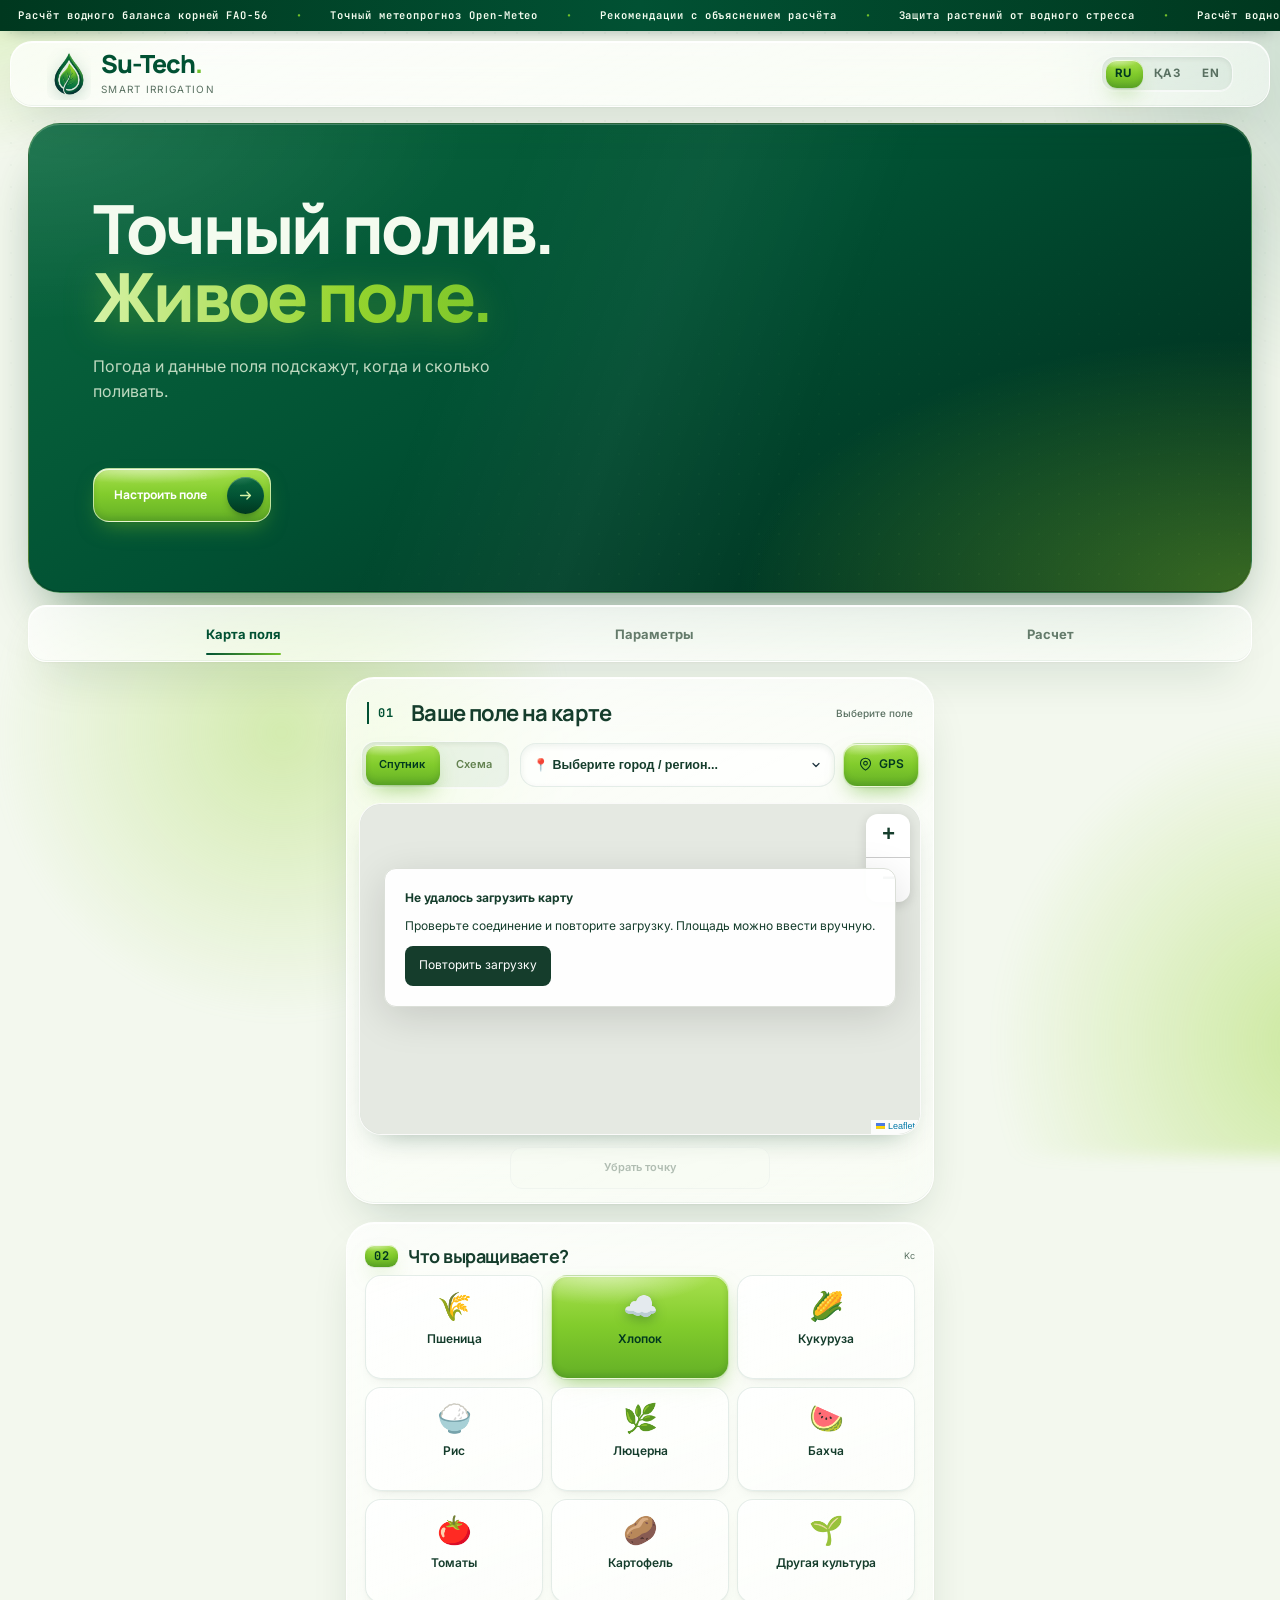
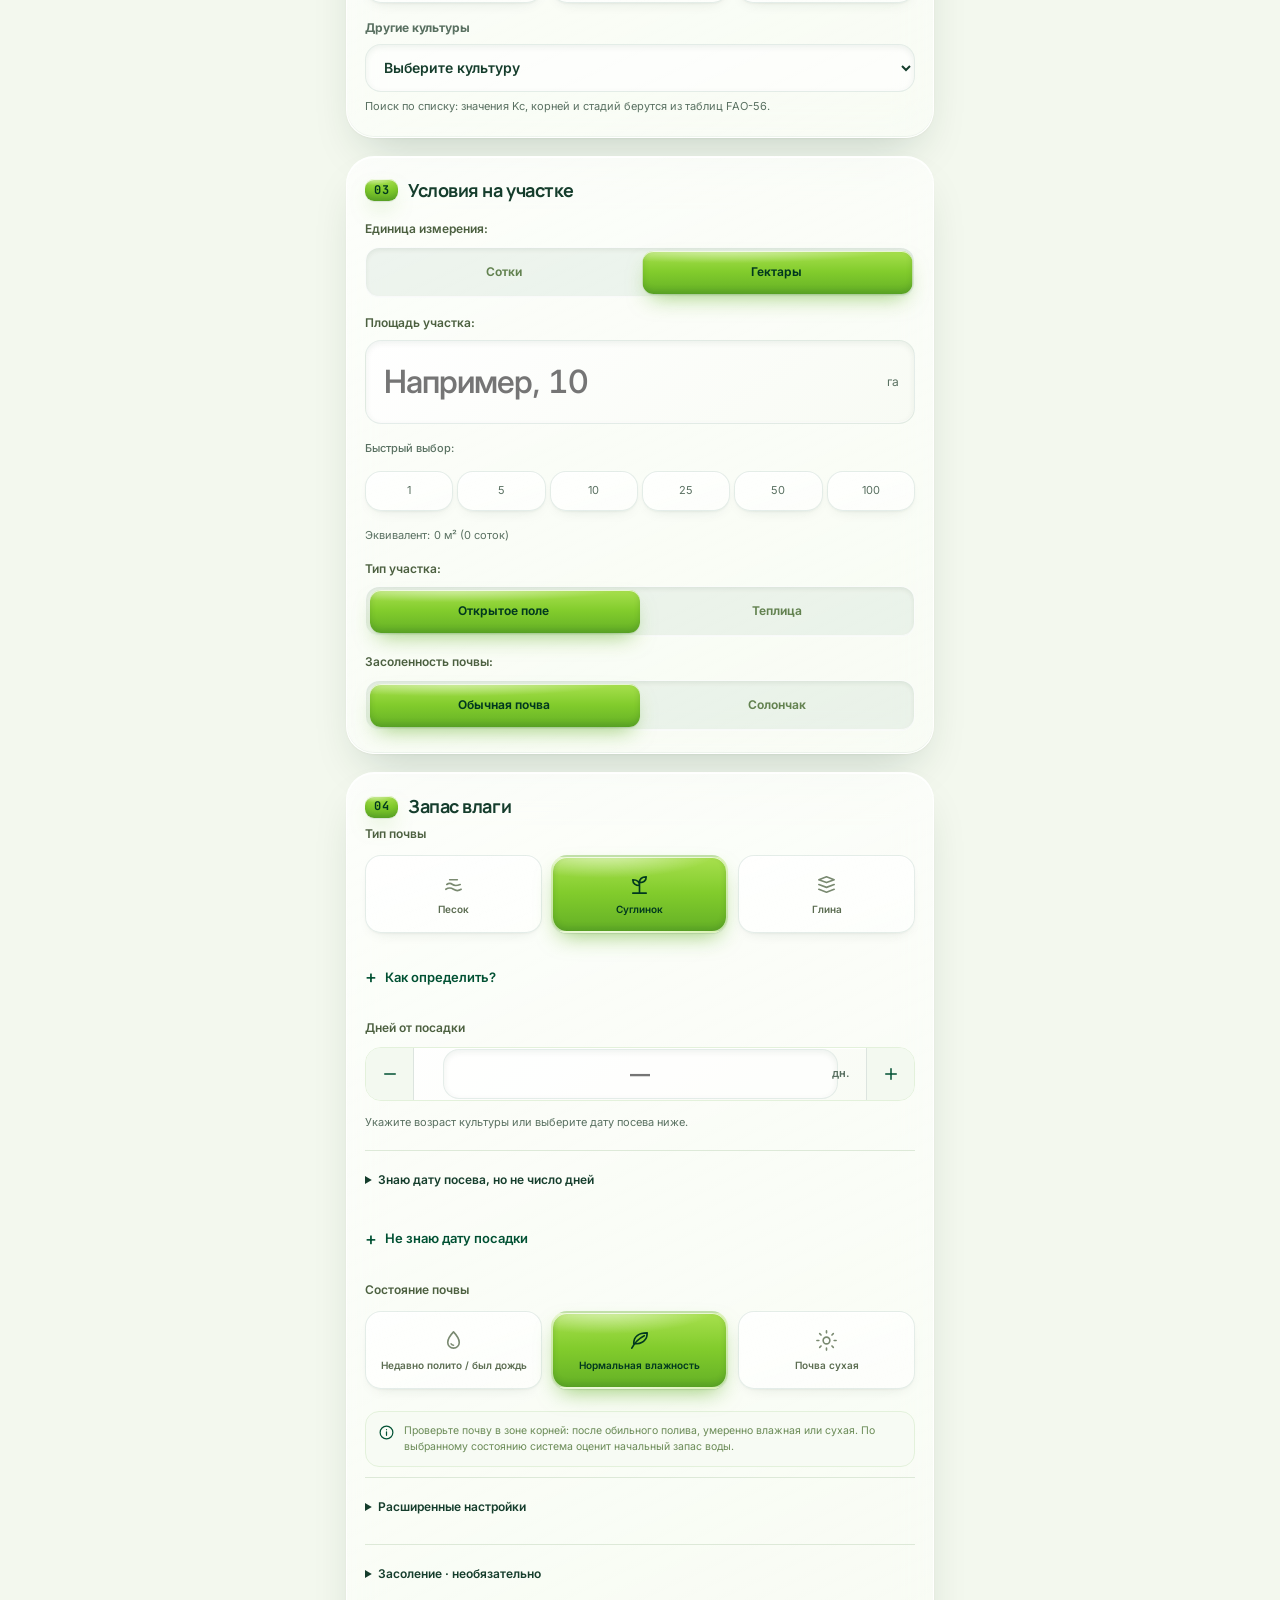
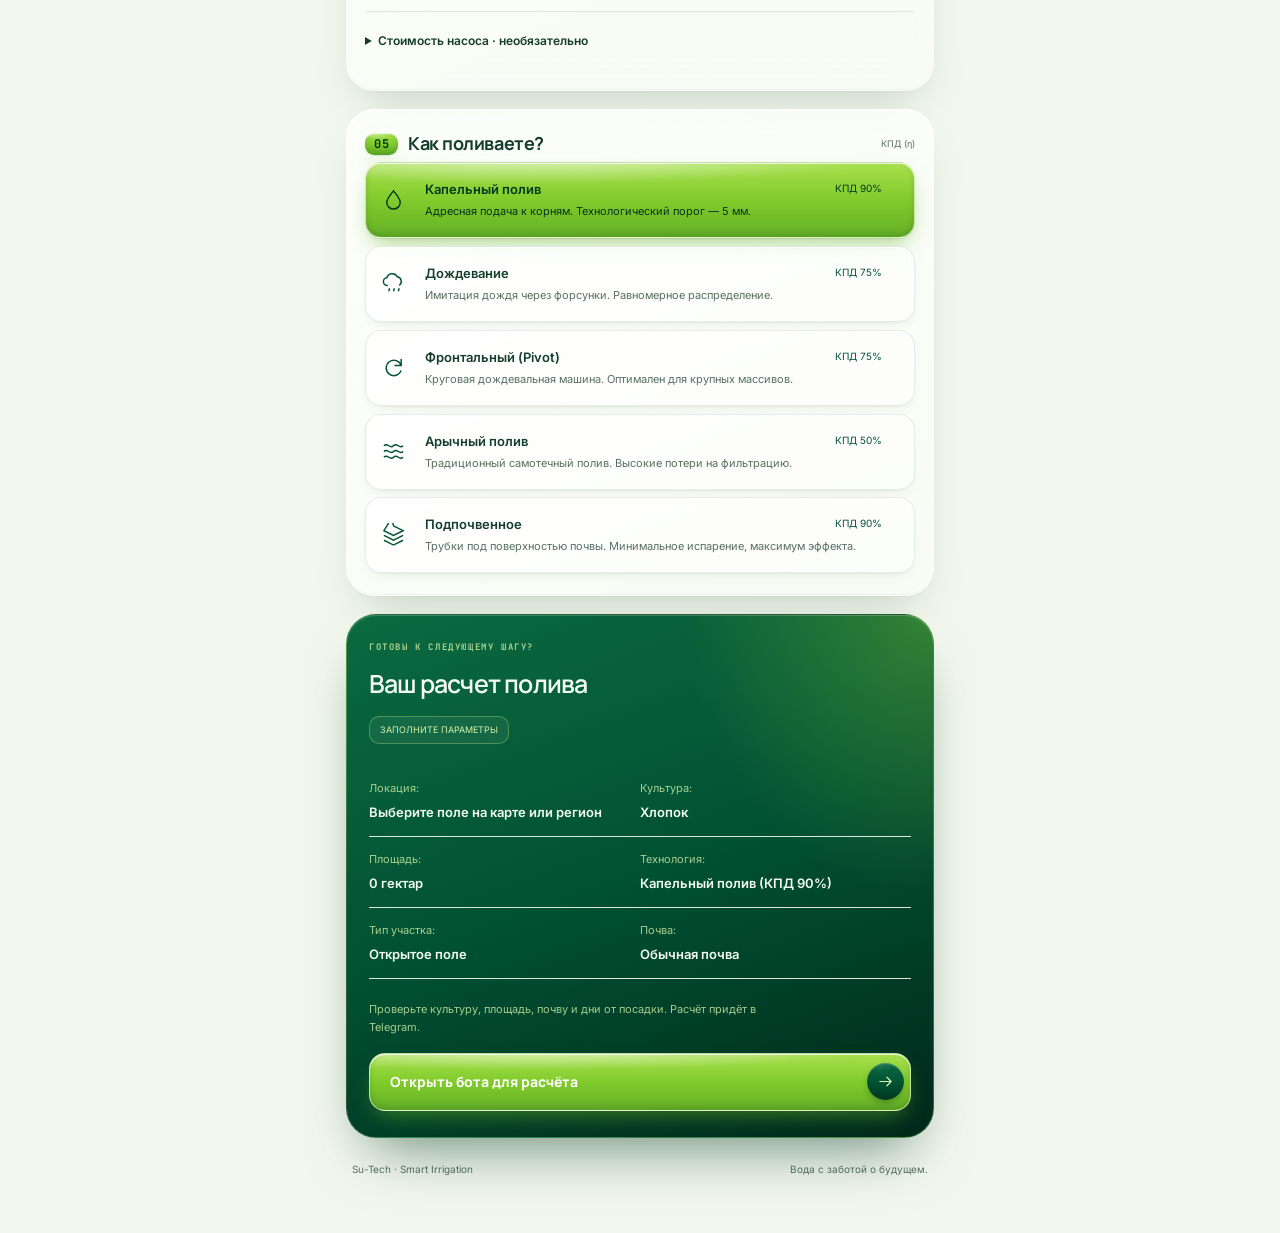
<file: index.html>
<!DOCTYPE html>
<html lang="ru" id="htmlRoot">
<head>
  <meta charset="UTF-8" />
  <meta name="viewport" content="width=device-width, initial-scale=1, viewport-fit=cover" />
  <title>Su-Tech — Smart Irrigation</title>
  <meta id="pageDesc" name="description" content="Карта поля и точный расчет полива Su-Tech" />
  <meta name="theme-color" content="#ffffff" />
  <script src="js/theme.js?v=5.10.71"></script>
  <link rel="icon" href="img/sutech-leaf-logo-transparent.png?v=5.10.35" />
  <link rel="preconnect" href="https://fonts.googleapis.com" />
  <link rel="preconnect" href="https://fonts.gstatic.com" crossorigin />
  <link href="https://fonts.googleapis.com/css2?family=Inter:wght@400;500;600;700&family=JetBrains+Mono:wght@500;600;700&family=Manrope:wght@500;600;700;800&display=swap" rel="stylesheet" />
  <link rel="stylesheet" href="vendor/leaflet/leaflet.css" />
  <link rel="stylesheet" href="css/app.css?v=7.1.0" />
  <link rel="stylesheet" href="css/theme.css?v=7.1.0" />
  <link rel="stylesheet" href="css/glass.css?v=7.1.0" />
  <link rel="stylesheet" href="css/motion.css?v=7.1.0" />
  <script defer src="vendor/leaflet/leaflet.js"></script>
  <script async src="https://telegram.org/js/telegram-web-app.js" onload="window.dispatchEvent(new Event('telegram-ready'))"></script>
  <script defer src="js/serverless-location.js?v=5.10.61"></script>
  <script defer src="js/serverless-transport.js?v=5.10.61"></script>
  <script defer src="js/field-guidance.js?v=5.10.58"></script>
  <script defer src="js/crops-catalog.js?v=1"></script>
  <script defer src="js/balance.js?v=7.1.0"></script>
  <script defer src="js/calculation-recovery.js?v=5.10.60"></script>
  <script defer src="js/app.js?v=7.1.0"></script>
</head>
<body>
  <div class="signal-strip" aria-hidden="true">
    <div class="signal-track">
      <div class="signal-loop"><span data-ticker-index="0">Расчёт водного баланса корней FAO-56</span><i>•</i><span data-ticker-index="1">Точный метеопрогноз Open-Meteo</span><i>•</i><span data-ticker-index="2">Рекомендации с объяснением расчёта</span><i>•</i><span data-ticker-index="3">Защита растений от водного стресса</span><i>•</i></div>
      <div class="signal-loop"><span data-ticker-index="0">Расчёт водного баланса корней FAO-56</span><i>•</i><span data-ticker-index="1">Точный метеопрогноз Open-Meteo</span><i>•</i><span data-ticker-index="2">Рекомендации с объяснением расчёта</span><i>•</i><span data-ticker-index="3">Защита растений от водного стресса</span><i>•</i></div>
    </div>
  </div>
  <header class="app-header">
    <a class="brand" href="#block1" aria-label="Su-Tech">
      <span class="brand-logo"><img src="img/sutech-leaf-logo-transparent.png?v=5.10.35" alt="Su-Tech" /></span>
      <span><strong>Su-Tech<span class="brand-dot">.</span></strong><small id="headerSubtitle">Smart Irrigation</small></span>
    </a>
    <nav class="header-nav" aria-label="Навигация" data-copy-aria="navAria"><a href="#block1" data-copy="navMap">Карта поля</a><a href="#block2" data-copy="navSettings">Параметры</a><a href="#summaryCard" data-copy="navCalculation">Расчет</a></nav>
    <div class="header-actions">
      <div class="language-switch" role="group" aria-label="Выбор языка" data-copy-aria="languageAria"><span class="language-switch__indicator" aria-hidden="true"></span><button type="button" id="langBtnRu" onclick="setLanguage('ru')">RU</button><button type="button" id="langBtnKz" onclick="setLanguage('kz')">ҚАЗ</button><button type="button" id="langBtnEn" onclick="setLanguage('en')">EN</button></div>
    </div>
  </header>
  <div class="scroll-progress" aria-hidden="true"><span id="scrollProgressBar"></span></div>
  <section class="eco-hero" aria-labelledby="heroTitle">
    <div class="hero-ambient hero-ambient-one" aria-hidden="true"></div><div class="hero-ambient hero-ambient-two" aria-hidden="true"></div>
    <div class="hero-copy">
      <h1 id="heroTitle"><span data-copy="heroTitleTop">Точный полив.</span> <em data-copy="heroTitleAccent">Живое поле.</em></h1>
      <p class="hero-description" data-copy="heroDescription">Погода и данные поля подскажут, когда и сколько поливать.</p>
      <div class="hero-actions">
        <a class="hero-cta" href="#block1"><span data-copy="heroCta">Настроить поле</span><span class="motion-arrow" aria-hidden="true"><svg viewBox="0 0 24 24" fill="none" stroke="currentColor" stroke-width="1.8" stroke-linecap="round" stroke-linejoin="round"><path d="M5 12h14m-5-5 5 5-5 5"/></svg><svg viewBox="0 0 24 24" fill="none" stroke="currentColor" stroke-width="1.8" stroke-linecap="round" stroke-linejoin="round"><path d="M5 12h14m-5-5 5 5-5 5"/></svg></span></a>
      </div>
    </div>
  </section>
  <nav class="section-nav" aria-label="Разделы Su-Tech" data-copy-aria="sectionAria"><a href="#block1" data-copy="navMap" aria-current="location">Карта поля</a><a href="#block2" data-copy="navSettings">Параметры</a><a href="#summaryCard" data-copy="navCalculation">Расчет</a></nav>
  <main class="workspace">
    <div class="workspace-grid">
      <div class="map-column">
        <section id="block1" class="map-panel">
          <div class="section-heading"><span class="section-index" aria-hidden="true">01</span><div><h2 id="block1Title">Ваше поле на карте</h2></div><span id="block1StatusPill" class="status-pill">Выберите поле</span></div>
          <div class="map-topbar">
            <div class="basemap-switch segmented-toggle"><span class="segmented-toggle__indicator" aria-hidden="true"></span><button id="btnSatellite" aria-pressed="true" onclick="setMapBasemap('satellite')" data-copy="satellite">Спутник</button><button id="btnStreets" aria-pressed="false" onclick="setMapBasemap('streets')" data-copy="streets">Схема</button></div>
            <div class="map-location-actions">
              <select id="regionSelect" class="region-select" onchange="selectRegion(this.value)" aria-label="Быстрый выбор региона" aria-describedby="locationPrompt">
                <option value="" selected data-copy="selectRegionPrompt">Выберите город или регион…</option>
                <option value="atyrau">Атырау</option>
                <option value="kyzylorda">Кызылорда (Сырдария)</option>
                <option value="turkestan">Туркестан</option>
                <option value="shymkent">Шымкент</option>
                <option value="zhambyl">Тараз (Жамбыл)</option>
                <option value="almaty">Алматы</option>
                <option value="kostanay">Костанай</option>
                <option value="akmola">Кокшетау (Акмола)</option>
                <option value="sko">Петропавловск (СКО)</option>
                <option value="pavlodar">Павлодар</option>
                <option value="vko">Усть-Каменогорск (ВКО)</option>
                <option value="karaganda">Караганда</option>
                <option value="aktobe">Актобе</option>
              </select>
              <button id="btnGetLocation" class="gps-button" onclick="requestGeolocation()"><svg viewBox="0 0 24 24" fill="none" stroke="currentColor" stroke-width="1.7" stroke-linecap="round" stroke-linejoin="round" aria-hidden="true"><path d="M20 10c0 6-8 11-8 11S4 16 4 10a8 8 0 1 1 16 0Z M15 10a3 3 0 1 1-6 0 3 3 0 0 1 6 0Z"/></svg><span id="btnLocationText">GPS</span></button>
            </div>
          </div>
          <p id="locationPrompt" class="location-prompt" role="status" tabindex="-1" hidden></p>
          <div class="map-stage"><div id="map" role="region" aria-label="Карта поля" aria-describedby="mapHint"></div>
            <div id="mapError" class="map-error hidden" role="status"><strong data-copy="mapErrorTitle">Не удалось загрузить карту</strong><span data-copy="mapErrorBody">Проверьте соединение и повторите загрузку. Площадь можно ввести вручную.</span><button id="btnRetryMap" onclick="retryFieldMap()" data-copy="retryMap">Повторить загрузку</button></div>
          </div>
          <div class="map-toolbar">
            <button id="btnUndoPoint" onclick="undoFieldPoint()" disabled data-copy="btnUndoPoint">Убрать точку</button>
            <button id="btnResetContour" onclick="resetFieldContour()" disabled data-copy="btnResetContour" class="hidden" style="display:none;" aria-hidden="true">🔄 Сбросить</button>
            <button id="btnClearLocation" onclick="clearCurrentLocation()" disabled data-copy="btnClearLocation" class="hidden" style="display:none;" aria-hidden="true">Убрать маркер</button>
          </div>
          <p id="mapHint" class="map-hint sr-only"></p>
          <div class="legacy-map-controls" aria-hidden="true"><button id="btnAddCenter" onclick="addMapCenter()" tabindex="-1">Точка в центре</button><button id="btnUseRadius" aria-pressed="false" onclick="usePointRadius()" tabindex="-1">По радиусу</button><div id="radiusControls" class="radius-controls hidden"><label id="radiusLabel" for="fieldRadiusInput">Радиус, м</label><input id="fieldRadiusInput" type="number" min="1" max="10000" step="any" value="100" inputmode="decimal" oninput="updatePointRadius()" /></div></div>
          <div class="area-readout hidden" role="status" aria-live="polite" aria-hidden="true"><span class="area-icon"><svg viewBox="0 0 24 24" fill="none" stroke="currentColor" stroke-width="1.7" stroke-linecap="round" stroke-linejoin="round" aria-hidden="true"><path d="m4 5 14-2 3 14-14 4-3-16Z"/></svg></span><div><span id="mapAreaLabel">Площадь участка</span><strong id="mapAreaValue">—</strong><span id="mapAreaStatus"></span></div></div>
          <div id="gpsStatusBlock" class="gps-status hidden" role="status"><span class="gps-spinner"></span><span id="gpsStatusText"></span></div>
          <div id="coordsCard" class="coords-card hidden"><span id="coordsCardTitle"></span><span id="coordsAccuracy"></span><div><span id="labelLat">Широта</span> <strong id="displayLat"></strong></div><div><span id="labelLon">Долгота</span> <strong id="displayLon"></strong></div></div>
        </section>
      </div>
      <div class="settings-column"><section id="block2" class="flex flex-col gap-4">

      <div class="flex gap-3">
        <span class="section-index" aria-hidden="true">02</span>
        <h2 class="" id="block2Title">
          Сельскохозяйственная культура
        </h2>
        <span class="">Kc</span>
      </div>


      <!-- 9 crops — adaptive for mobile and desktop -->
      <div class="gap-3" role="radiogroup" aria-labelledby="block2Title">

        <!-- 1. Пшеница -->
        <div id="cropCard_wheat"
             data-crop="wheat"
             class="crop-card flex flex-col relative"
             onclick="selectCrop('wheat')" role="radio" aria-checked="false" tabindex="0">
          <span class="crop-symbol" aria-hidden="true">🌾</span>
          <span class="" id="cropName_wheat">Пшеница</span>
          <span class="" id="cropSub_wheat">Бидай</span>
          <span class="">Kc:1.10</span>
          <span class="crop-check absolute hidden"
                aria-hidden="true">✓</span>
        </div>

        <!-- 2. Хлопок (Selected by default) -->
        <div id="cropCard_cotton"
             data-crop="cotton"
             class="crop-card flex flex-col relative card-selected active"
             onclick="selectCrop('cotton')" role="radio" aria-checked="true" tabindex="0">
          <span class="crop-symbol" aria-hidden="true">☁️</span>
          <span class="" id="cropName_cotton">Хлопок</span>
          <span class="" id="cropSub_cotton">Мақта</span>
          <span class="">Kc:1.15</span>
          <span class="crop-check absolute flex"
                aria-hidden="true">✓</span>
        </div>

        <!-- 3. Кукуруза -->
        <div id="cropCard_corn"
             data-crop="corn"
             class="crop-card flex flex-col relative"
             onclick="selectCrop('corn')" role="radio" aria-checked="false" tabindex="0">
          <span class="crop-symbol" aria-hidden="true">🌽</span>
          <span class="" id="cropName_corn">Кукуруза</span>
          <span class="" id="cropSub_corn">Жүгері</span>
          <span class="">Kc:1.20</span>
          <span class="crop-check absolute hidden"
                aria-hidden="true">✓</span>
        </div>

        <!-- 4. Рис -->
        <div id="cropCard_rice"
             data-crop="rice"
             class="crop-card flex flex-col relative"
             onclick="selectCrop('rice')" role="radio" aria-checked="false" tabindex="0">
          <span class="crop-symbol" aria-hidden="true">🍚</span>
          <span class="" id="cropName_rice">Рис</span>
          <span class="" id="cropSub_rice">Күріш</span>
          <span class="">Kc:1.25</span>
          <span class="crop-check absolute hidden"
                aria-hidden="true">✓</span>
        </div>

        <!-- 5. Люцерна -->
        <div id="cropCard_alfalfa"
             data-crop="alfalfa"
             class="crop-card flex flex-col relative"
             onclick="selectCrop('alfalfa')" role="radio" aria-checked="false" tabindex="0">
          <span class="crop-symbol" aria-hidden="true">🌿</span>
          <span class="" id="cropName_alfalfa">Люцерна</span>
          <span class="" id="cropSub_alfalfa">Жоңышқа</span>
          <span class="">Kc:1.05</span>
          <span class="crop-check absolute hidden"
                aria-hidden="true">✓</span>
        </div>

        <!-- 6. Бахча -->
        <div id="cropCard_melon"
             data-crop="melon"
             class="crop-card flex flex-col relative"
             onclick="selectCrop('melon')" role="radio" aria-checked="false" tabindex="0">
          <span class="crop-symbol" aria-hidden="true">🍉</span>
          <span class="" id="cropName_melon">Бахча</span>
          <span class="" id="cropSub_melon">Бақша</span>
          <span class="">Kc:1.05</span>
          <span class="crop-check absolute hidden"
                aria-hidden="true">✓</span>
        </div>

        <!-- 7. Томаты -->
        <div id="cropCard_tomato"
             data-crop="tomato"
             class="crop-card flex flex-col relative"
             onclick="selectCrop('tomato')" role="radio" aria-checked="false" tabindex="0">
          <span class="crop-symbol" aria-hidden="true">🍅</span>
          <span class="" id="cropName_tomato">Томаты</span>
          <span class="" id="cropSub_tomato">Қызанақ</span>
          <span class="">Kc:1.15</span>
          <span class="crop-check absolute hidden"
                aria-hidden="true">✓</span>
        </div>

        <!-- 8. Картофель -->
        <div id="cropCard_potato"
             data-crop="potato"
             class="crop-card flex flex-col relative"
             onclick="selectCrop('potato')" role="radio" aria-checked="false" tabindex="0">
          <span class="crop-symbol" aria-hidden="true">🥔</span>
          <span class="" id="cropName_potato">Картофель</span>
          <span class="" id="cropSub_potato">Картоп</span>
          <span class="">Kc:1.10</span>
          <span class="crop-check absolute hidden"
                aria-hidden="true">✓</span>
        </div>

        <!-- 9. Другая культура (Kc=1.00) -->
        <div id="cropCard_other"
             data-crop="other"
             class="crop-card flex flex-col relative"
             onclick="selectCrop('other')" role="radio" aria-checked="false" tabindex="0">
          <span class="crop-symbol" aria-hidden="true">🌱</span>
          <span class="" id="cropName_other">Другая культура</span>
          <span class="" id="cropSub_other">Басқа дақыл</span>
          <span class="">Kc:1.00</span>
          <span class="crop-check absolute hidden"
                aria-hidden="true">✓</span>
        </div>
      </div>
          <div class="more-crops">
        <label for="cropMore" id="cropMoreLabel">Другие культуры</label>
        <select id="cropMore" aria-describedby="cropMoreHint"><option value="">—</option></select>
        <p id="cropMoreHint" class="balance-help"></p>
      </div>
</section>
<section id="block3" class="flex flex-col gap-4">

      <div class="flex gap-3">
        <span class="section-index" aria-hidden="true">03</span>
        <h2 class="" id="block3Title">
          Параметры поля
        </h2>
        <span class="" id="currentAreaUnitBadge">гектар</span>
      </div>

      <div class="flex flex-col gap-4">

        <!-- Unit toggle -->
        <div class="flex flex-col gap-2">
          <label class="" id="labelAreaUnit">
            Единица измерения:
          </label>
          <div class="flex segmented-toggle" id="areaUnitSwitch"
               role="group" aria-labelledby="labelAreaUnit">
            <span class="segmented-toggle__indicator" aria-hidden="true"></span>
            <button type="button" id="unitBtn_sotka"
                    class=""
                    onclick="setAreaUnit('sotka')" aria-pressed="false">
              <span id="unitText_sotka">Сотки</span>
            </button>
            <button type="button" id="unitBtn_hectare"
                    class=""
                    onclick="setAreaUnit('hectare')" aria-pressed="true">
              <span id="unitText_hectare">Гектары</span>
            </button>
          </div>
        </div>

        <!-- Area input -->
        <div class="flex flex-col gap-2">
          <label class=""
                 id="labelAreaValue" for="fieldAreaInput">
            Площадь участка:
          </label>
          <div class="relative flex">
            <input
              type="text"
              id="fieldAreaInput"
              class=""
              value="" placeholder="Например, 10" autocomplete="off" spellcheck="false"
              inputmode="decimal"
              oninput="handleAreaChange(this.value)"
            />
            <span class="absolute"
                  id="inputUnitSuffix">га</span>
          </div>
        </div>

        <!-- Preset chips -->
        <div class="flex flex-col gap-2">
          <span class=""
                id="labelQuickPresets">Быстрый выбор:</span>
          <div class="flex gap-2" role="group" aria-labelledby="labelQuickPresets">
            <button type="button"
                    class=""
                    onclick="setPresetArea(1)">1</button>
            <button type="button"
                    class=""
                    onclick="setPresetArea(5)">5</button>
            <button type="button"
                    class=""
                    onclick="setPresetArea(10)">10</button>
            <button type="button"
                    class=""
                    onclick="setPresetArea(25)">25</button>
            <button type="button"
                    class=""
                    onclick="setPresetArea(50)">50</button>
            <button type="button"
                    class=""
                    onclick="setPresetArea(100)">100</button>
          </div>
        </div>

        <!-- Equivalent -->
        <div class="flex"
             aria-live="polite">
          <span class="" id="areaCalcEquivalentLabel">Эквивалент:</span>
          <span class="" id="areaInM2">100 000 м² (1 000 соток)</span>
        </div>

        <!-- ══ TWO CRITICAL TOGGLES ══════════════════════════════ -->

        <!-- 1. Тип участка (Field Type) -->
        <div class="flex flex-col gap-2">
          <div class="flex">
            <label class="" id="labelFieldType">
              Тип участка:
            </label>
            <span class="" id="fieldTypeBadge">
              Открытое поле
            </span>
          </div>
          <div class="flex segmented-toggle" id="fieldTypeSwitch"
               role="group" aria-labelledby="labelFieldType">
            <span class="segmented-toggle__indicator" aria-hidden="true"></span>
            <button type="button" id="fieldTypeBtn_open" data-field="open"
                    class=""
                    onclick="setFieldType('open')" aria-pressed="true">
              <span id="fieldText_open">Открытое поле</span>
            </button>
            <button type="button" id="fieldTypeBtn_greenhouse" data-field="greenhouse"
                    class=""
                    onclick="setFieldType('greenhouse')" aria-pressed="false">
              <span id="fieldText_greenhouse">Теплица</span>
            </button>
          </div>
        </div>

        <!-- 2. Засоленность почвы (Salinity Leaching) -->
        <div class="flex flex-col gap-2">
          <div class="flex">
            <label class="" id="labelSalinity">
              Засоленность почвы:
            </label>
            <span class="" id="salinityBadge">
              Обычная почва
            </span>
          </div>
          <div class="flex segmented-toggle" id="salinitySwitch"
               role="group" aria-labelledby="labelSalinity">
            <span class="segmented-toggle__indicator" aria-hidden="true"></span>
            <button type="button" id="salinityBtn_no" data-saline="no"
                    class=""
                    onclick="setSalinity('no')" aria-pressed="true">
              <span id="salineText_no">Обычная почва</span>
            </button>
            <button type="button" id="salinityBtn_yes" data-saline="yes"
                    class=""
                    onclick="setSalinity('yes')" aria-pressed="false">
              <span id="salineText_yes">Солончак</span>
            </button>
          </div>
        </div>

      </div>
    </section>
<section id="balanceBlock" class="balance-form">
  <div><span class="section-index" aria-hidden="true">04</span><h2 data-balance-copy="title">Запас влаги</h2></div>
  <div class="balance-fields">
    <label id="soilTypeLabel" data-balance-copy="soil">Тип почвы</label>
    <div id="soilChips" class="segmented-chips" role="radiogroup" aria-labelledby="soilTypeLabel">
      <button type="button" class="chip-btn" data-soil="sand" onclick="setSoilType('sand')" role="radio" aria-checked="false">
        <svg class="chip-icon" viewBox="0 0 24 24" fill="none" stroke="currentColor" stroke-width="1.7" stroke-linecap="round" stroke-linejoin="round" aria-hidden="true"><path d="M4 17c3-2 5-2 8 0s5 2 8 0M5 12c2-1.5 4-1.5 6 0s4 1.5 8 0M8 7h8"/></svg><span data-balance-copy="sand">Песок</span>
      </button>
      <button type="button" class="chip-btn chip-active" data-soil="loam" onclick="setSoilType('loam')" role="radio" aria-checked="true">
        <svg class="chip-icon" viewBox="0 0 24 24" fill="none" stroke="currentColor" stroke-width="1.7" stroke-linecap="round" stroke-linejoin="round" aria-hidden="true"><path d="M12 21V10M12 13c-4 0-7-2-7-6 4 0 7 2 7 6Zm0-3c4 0 7-2 7-6-4 0-7 2-7 6ZM5 21h14"/></svg><span data-balance-copy="loam">Суглинок</span>
      </button>
      <button type="button" class="chip-btn" data-soil="clay" onclick="setSoilType('clay')" role="radio" aria-checked="false">
        <svg class="chip-icon" viewBox="0 0 24 24" fill="none" stroke="currentColor" stroke-width="1.7" stroke-linecap="round" stroke-linejoin="round" aria-hidden="true"><path d="m4 7 8-3 8 3-8 3-8-3Zm0 5 8 3 8-3M4 17l8 3 8-3"/></svg><span data-balance-copy="clay">Глина</span>
      </button>
    </div>
    <input type="hidden" id="soilType" value="loam" />
    <details id="soilHelp" class="field-help">
      <summary data-balance-copy="soilHelp">Как определить?</summary>
      <p id="soilHelpText" class="balance-help field-help__text"></p>
    </details>

    <label for="growthDay" data-balance-copy="day">Дней от посадки</label>
    <div class="growth-stepper">
      <button type="button" onclick="changeGrowthDay(-1)" data-balance-aria="decreaseDay" aria-label="Уменьшить число дней"><svg viewBox="0 0 24 24" fill="none" stroke="currentColor" stroke-width="2" stroke-linecap="round" aria-hidden="true"><path d="M5 12h14"/></svg></button>
      <div class="growth-value"><input id="growthDay" type="text" inputmode="numeric" placeholder="—" autocomplete="off"/><span data-balance-copy="daySuffix">дн.</span></div>
      <button type="button" onclick="changeGrowthDay(1)" data-balance-aria="increaseDay" aria-label="Увеличить число дней"><svg viewBox="0 0 24 24" fill="none" stroke="currentColor" stroke-width="2" stroke-linecap="round" aria-hidden="true"><path d="M12 5v14M5 12h14"/></svg></button>
    </div>
    <p class="balance-help" data-balance-copy="dayHint">Укажите возраст культуры или выберите дату посева ниже.</p>
    <details id="plantingDateDetails"><summary data-balance-copy="dateOption">Знаю дату посева, но не число дней</summary>
      <label for="plantingDate" data-balance-copy="dateLabel">Дата посева или посадки</label>
      <input id="plantingDate" type="date" autocomplete="off" />
    </details>
    <details id="growthStageHelp" class="field-help">
      <summary data-balance-copy="stageHelp">Не знаю дату посадки</summary>
      <p class="balance-help" data-balance-copy="stageHelpIntro">Выберите стадию по виду растений. Возраст будет приблизительным.</p>
      <fieldset class="growth-stage-options">
        <legend id="growthStageLabel" class="sr-only" data-balance-copy="stageLabel">Стадия роста</legend>
        <button type="button" data-growth-stage="initial" aria-pressed="false"><strong data-stage-label></strong><span data-stage-description></span></button>
        <button type="button" data-growth-stage="development" aria-pressed="false"><strong data-stage-label></strong><span data-stage-description></span></button>
        <button type="button" data-growth-stage="middle" aria-pressed="false"><strong data-stage-label></strong><span data-stage-description></span></button>
        <button type="button" data-growth-stage="late" aria-pressed="false"><strong data-stage-label></strong><span data-stage-description></span></button>
      </fieldset>
    </details>
    <p id="growthEstimateNote" class="balance-help growth-estimate-note" role="status" hidden></p>

    <label id="moistureLabel" data-balance-copy="moisture">Состояние почвы</label>
    <div id="moistureChips" class="segmented-chips" role="radiogroup" aria-labelledby="moistureLabel">
      <button type="button" class="chip-btn" data-moisture="recent" onclick="setMoistureCondition('recent')" role="radio" aria-checked="false">
        <svg class="chip-icon" viewBox="0 0 24 24" fill="none" stroke="currentColor" stroke-width="1.7" stroke-linecap="round" stroke-linejoin="round" aria-hidden="true"><path d="M12 3s6 6.3 6 11a6 6 0 0 1-12 0c0-4.7 6-11 6-11Z"/><path d="M9.5 15.5c.7 1 1.5 1.5 2.5 1.5"/></svg><span data-balance-copy="moistureRecent">Недавно полито</span>
      </button>
      <button type="button" class="chip-btn chip-active" data-moisture="normal" onclick="setMoistureCondition('normal')" role="radio" aria-checked="true">
        <svg class="chip-icon" viewBox="0 0 24 24" fill="none" stroke="currentColor" stroke-width="1.7" stroke-linecap="round" stroke-linejoin="round" aria-hidden="true"><path d="M20 4C11 4 6 8 6 15c5 1 9 0 12-4 2-2 2-5 2-7Z"/><path d="M4 20c3-6 7-10 13-13"/></svg><span data-balance-copy="moistureNormal">В норме</span>
      </button>
      <button type="button" class="chip-btn" data-moisture="dry" onclick="setMoistureCondition('dry')" role="radio" aria-checked="false">
        <svg class="chip-icon" viewBox="0 0 24 24" fill="none" stroke="currentColor" stroke-width="1.7" stroke-linecap="round" stroke-linejoin="round" aria-hidden="true"><circle cx="12" cy="12" r="3.5"/><path d="M12 2v2M12 20v2M4.9 4.9l1.4 1.4M17.7 17.7l1.4 1.4M2 12h2M20 12h2M4.9 19.1l1.4-1.4M17.7 6.3l1.4-1.4"/></svg><span data-balance-copy="moistureDry">Сухая</span>
      </button>
    </div>
    <input type="hidden" id="moistureCondition" value="normal" />

    <p class="balance-help balance-info"><svg viewBox="0 0 24 24" fill="none" stroke="currentColor" stroke-width="1.7" stroke-linecap="round" stroke-linejoin="round" aria-hidden="true"><circle cx="12" cy="12" r="9"/><path d="M12 11v5M12 8h.01"/></svg><span data-balance-copy="moistureHint">Выберите понятное состояние — запас влаги в миллиметрах система рассчитает сама.</span></p>
    <p id="riceBalanceNote" class="balance-help hidden" data-balance-copy="rice">Для риса рассчитывается норма затопления чека (слой 10–15 см + фильтрация в грунт).</p>
    <details id="stageCalendar"><summary data-balance-copy="calendar">Расширенные настройки</summary>
      <p class="balance-help" data-balance-copy="calendarHint">Ориентировочные сроки: измените под сорт и климат. Люцерна — первый цикл; после укоса используйте «Другая культура» с текущими параметрами.</p>
      <div class="balance-pair">
        <div><label for="stageInitial" data-balance-copy="initial">Начало, дней</label><input id="stageInitial" type="text" inputmode="numeric" /></div>
        <div><label for="stageDevelopment" data-balance-copy="development">Развитие, дней</label><input id="stageDevelopment" type="text" inputmode="numeric" /></div>
        <div><label for="stageMiddle" data-balance-copy="middle">Середина, дней</label><input id="stageMiddle" type="text" inputmode="numeric" /></div>
        <div><label for="stageLate" data-balance-copy="late">Созревание, дней</label><input id="stageLate" type="text" inputmode="numeric" /></div>
      </div>
    </details>
    <div id="customCropBalance" class="balance-fields hidden">
      <p class="balance-help" data-balance-copy="customHint">Введите параметры текущей стадии вашей культуры.</p>
      <label for="customKc">Kc</label><input id="customKc" type="text" inputmode="decimal" placeholder="1.0" />
      <label for="customP" data-balance-copy="customP">Доля истощения p (0,1–0,8)</label><input id="customP" type="text" inputmode="decimal" placeholder="0.5" />
      <label for="customRoot" data-balance-copy="root">Глубина корней, м</label><input id="customRoot" type="text" inputmode="decimal" placeholder="0.6" />
    </div>
    <details id="greenhouseBalance" class="hidden">
      <summary data-balance-copy="greenhouseSettings">Микроклимат теплицы · необязательно</summary>
      <div class="balance-fields">
        <label for="greenhouseMedium" data-balance-copy="greenhouseMedium">Где растут растения</label>
        <select id="greenhouseMedium"><option value="soil" data-balance-copy="mediumSoil">В грунте</option><option value="substrate" data-balance-copy="mediumSubstrate">На субстрате (минвата, кокос)</option></select>
        <label for="greenhouseHeated" data-balance-copy="greenhouseHeated">Отопление</label>
        <select id="greenhouseHeated"><option value="no" data-balance-copy="heatedNo">Не отапливается</option><option value="yes" data-balance-copy="heatedYes">Отапливается зимой</option></select>
        <p class="balance-help" data-balance-copy="greenhouseWarn">Для субстрата, а также для отапливаемой теплицы без измеренного ET₀ бот честно не выдаёт совет: там расчёт по уличной погоде неверен.</p>
        <label for="greenhouseEt0" data-balance-copy="greenhouseEt0">Измеренный ET₀, мм/сутки</label><input id="greenhouseEt0" type="text" inputmode="decimal" />
        <p class="balance-help" data-balance-copy="greenhouseHint">Оставьте пустым — система автоматически рассчитает ET₀ теплицы по Open-Meteo.</p>
      </div>
    </details>
    <details id="salinityBalance">
      <summary data-balance-copy="salinitySettings">Засоление · необязательно</summary>
      <div class="balance-fields">
        <label for="waterEc" data-balance-copy="waterEc">Солёность воды для полива ECw, дСм/м</label><input id="waterEc" type="text" inputmode="decimal" />
        <label for="soilEc" data-balance-copy="soilEc">Солёность почвы ECe, дСм/м</label><input id="soilEc" type="text" inputmode="decimal" />
        <p class="balance-help" data-balance-copy="salinityHint">Берутся из лабораторного анализа воды и почвы. Пустые поля: система ничего не добавляет и не придумывает. С ECw бот добавит воду для промывки солей (FAO-29), с ECe покажет ожидаемую потерю урожая от соли (FAO-56). Для дыни в книге нет данных.</p>
      </div>
    </details>
    <details><summary data-balance-copy="energy">Стоимость насоса · необязательно</summary>
      <div class="balance-fields">
        <label for="powerPrice" data-balance-copy="price">Тариф, ₸/кВт·ч</label><input id="powerPrice" type="text" inputmode="decimal" />
        <div class="balance-pair">
          <div><label for="pumpPower" data-balance-copy="pumpPower">Мощность насоса (кВт)</label><input id="pumpPower" type="text" inputmode="decimal" /></div>
          <div><label for="pumpProductivity" data-balance-copy="pumpProductivity">Производительность (м³/ч)</label><input id="pumpProductivity" type="text" inputmode="decimal" /></div>
        </div>
      </div>
      <p class="balance-help" data-balance-copy="energyHint">Уточните мощность и производительность вашего насоса. Добавьте тариф, чтобы сравнить стоимость полива.</p>
    </details>
    <p class="balance-error" id="balanceError" role="alert" hidden></p>
  </div>
</section>
<section id="block4" class="flex flex-col gap-4">

      <div class="flex gap-3">
        <span class="section-index" aria-hidden="true">05</span>
        <h2 class="" id="block4Title">
          Тип оросительной системы
        </h2>
        <span class="" id="irrigEfficiencyLabel">КПД (η)</span>
      </div>


      <div class="flex flex-col gap-3" role="radiogroup" aria-labelledby="block4Title">

        <!-- 1. Капельный (Default Selected) -->
        <div id="irrigCard_drip"
             class="irrig-card relative card-selected active"
             onclick="selectIrrigation('drip')" role="radio" aria-checked="true" tabindex="0">
          <div class="flex gap-3">
            <div class="flex">
              <svg data-lucide="droplets" class="irrig-symbol" viewBox="0 0 24 24" fill="none" stroke="currentColor" stroke-width="1.5" aria-hidden="true"><path d="M12 3C9 7 5 11 5 15a7 7 0 0 0 14 0c0-4-4-8-7-12Z"/></svg>
            </div>
            <div class="">
              <div class="flex gap-2">
                <span class="" id="irrigTitle_drip">Капельный полив</span>
                <span class="" id="irrigBadge_drip">КПД 90%</span>
              </div>
              <p class="" id="irrigDesc_drip">
                Адресная подача в прикорневую зону. Экономия воды 40–50%.
              </p>
            </div>
          </div>
          <span class="irrig-check absolute flex" aria-hidden="true">✓</span>
        </div>

        <!-- 2. Дождевание -->
        <div id="irrigCard_sprinkler"
             class="irrig-card relative"
             onclick="selectIrrigation('sprinkler')" role="radio" aria-checked="false" tabindex="0">
          <div class="flex gap-3">
            <div class="flex">
              <svg data-lucide="cloud-rain" class="irrig-symbol" viewBox="0 0 24 24" fill="none" stroke="currentColor" stroke-width="1.5" aria-hidden="true"><path d="M6 14a4 4 0 0 1-1-8 6 6 0 0 1 11-1 5 5 0 0 1 2 9M8 17l-1 3m6-3-1 3m6-3-1 3"/></svg>
            </div>
            <div class="">
              <div class="flex gap-2">
                <span class="" id="irrigTitle_sprinkler">Дождевание</span>
                <span class="" id="irrigBadge_sprinkler">КПД 75%</span>
              </div>
              <p class="" id="irrigDesc_sprinkler">
                Имитация дождя через форсунки. Равномерное распределение.
              </p>
            </div>
          </div>
          <span class="irrig-check absolute hidden" aria-hidden="true">✓</span>
        </div>

        <!-- 3. Фронтальный (Pivot) -->
        <div id="irrigCard_pivot"
             class="irrig-card relative"
             onclick="selectIrrigation('pivot')" role="radio" aria-checked="false" tabindex="0">
          <div class="flex gap-3">
            <div class="flex">
              <svg data-lucide="rotate-cw" class="irrig-symbol" viewBox="0 0 24 24" fill="none" stroke="currentColor" stroke-width="1.5" aria-hidden="true"><path d="M20 10a8 8 0 1 0 0 5M20 3v7h-7"/></svg>
            </div>
            <div class="">
              <div class="flex gap-2">
                <span class="" id="irrigTitle_pivot">Фронтальный (Pivot)</span>
                <span class="" id="irrigBadge_pivot">КПД 75%</span>
              </div>
              <p class="" id="irrigDesc_pivot">
                Круговая дождевальная машина. Оптимален для крупных массивов.
              </p>
            </div>
          </div>
          <span class="irrig-check absolute hidden" aria-hidden="true">✓</span>
        </div>

        <!-- 4. Арычный -->
        <div id="irrigCard_furrow"
             class="irrig-card relative"
             onclick="selectIrrigation('furrow')" role="radio" aria-checked="false" tabindex="0">
          <div class="flex gap-3">
            <div class="flex">
              <svg data-lucide="waves" class="irrig-symbol" viewBox="0 0 24 24" fill="none" stroke="currentColor" stroke-width="1.5" aria-hidden="true"><path d="M2 6c4-4 6 4 10 0s6 4 10 0M2 12c4-4 6 4 10 0s6 4 10 0M2 18c4-4 6 4 10 0s6 4 10 0"/></svg>
            </div>
            <div class="">
              <div class="flex gap-2">
                <span class="" id="irrigTitle_furrow">Арычный полив</span>
                <span class="" id="irrigBadge_furrow">КПД 50%</span>
              </div>
              <p class="" id="irrigDesc_furrow">
                Традиционный самотечный полив. Высокие потери на фильтрацию.
              </p>
            </div>
          </div>
          <span class="irrig-check absolute hidden" aria-hidden="true">✓</span>
        </div>

        <!-- 5. Подпочвенное -->
        <div id="irrigCard_subsurface"
             class="irrig-card relative"
             onclick="selectIrrigation('subsurface')" role="radio" aria-checked="false" tabindex="0">
          <div class="flex gap-3">
            <div class="flex">
              <svg data-lucide="layers" class="irrig-symbol" viewBox="0 0 24 24" fill="none" stroke="currentColor" stroke-width="1.5" aria-hidden="true"><path d="m12 3 10 5-10 5L2 8 10-5Zm-10 10 10 5 10-5M2 18l10 5 10-5"/></svg>
            </div>
            <div class="">
              <div class="flex gap-2">
                <span class="" id="irrigTitle_subsurface">Подпочвенное</span>
                <span class="" id="irrigBadge_subsurface">КПД 90%</span>
              </div>
              <p class="" id="irrigDesc_subsurface">
                Трубки под поверхностью почвы. Минимальное испарение, максимум эффекта.
              </p>
            </div>
          </div>
          <span class="irrig-check absolute hidden" aria-hidden="true">✓</span>
        </div>

      </div>
    </section></div>
    </div>
    <section id="summaryCard" class="summary-card">
      <div id="calculationRecovery" class="calculation-recovery" role="status" aria-live="polite" hidden>
        <strong id="recoveryTitle"></strong><p id="recoveryBody"></p>
        <div class="calculation-recovery__actions"><button type="button" id="recoveryAction"></button><button type="button" id="recoveryDismiss"></button></div>
      </div>
      <div class="summary-heading"><div><p class="eyebrow" data-copy="summaryEyebrow">ГОТОВЫ К СЛЕДУЮЩЕМУ ШАГУ?</p><h2 id="summaryTitle">Ваш расчет полива</h2></div><span id="summaryStatusBadge"></span></div>
      <dl class="summary-grid"><div><dt id="sumLabelCoords"></dt><dd id="sumValCoords">—</dd></div><div><dt id="sumLabelCrop"></dt><dd id="sumValCrop">—</dd></div><div><dt id="sumLabelArea"></dt><dd id="sumValArea">—</dd></div><div><dt id="sumLabelIrrig"></dt><dd id="sumValIrrig">—</dd></div><div><dt id="sumLabelFieldType"></dt><dd id="sumValFieldType">—</dd></div><div><dt id="sumLabelSaline"></dt><dd id="sumValSaline">—</dd></div></dl>
      <div class="summary-footer"><p id="submitHint"></p><button id="btnSubmitAll" class="submit-button" onclick="submitFinalCalculation()"><span id="btnSubmitText">Рассчитать полив</span><span class="motion-arrow" aria-hidden="true"><svg viewBox="0 0 24 24" fill="none" stroke="currentColor" stroke-width="1.7" stroke-linecap="round" stroke-linejoin="round"><path d="M4 12h16m-6-6 6 6-6 6"/></svg><svg viewBox="0 0 24 24" fill="none" stroke="currentColor" stroke-width="1.7" stroke-linecap="round" stroke-linejoin="round"><path d="M4 12h16m-6-6 6 6-6 6"/></svg></span></button></div>
    </section>
    <footer class="page-footer"><span>Su-Tech · Smart Irrigation</span><span data-copy="footerNote">Вода с заботой о будущем.</span></footer>
  </main>
  <div id="appToast" class="toast" role="status" aria-live="polite" style="display:none"></div>
</body>
</html>
</file>
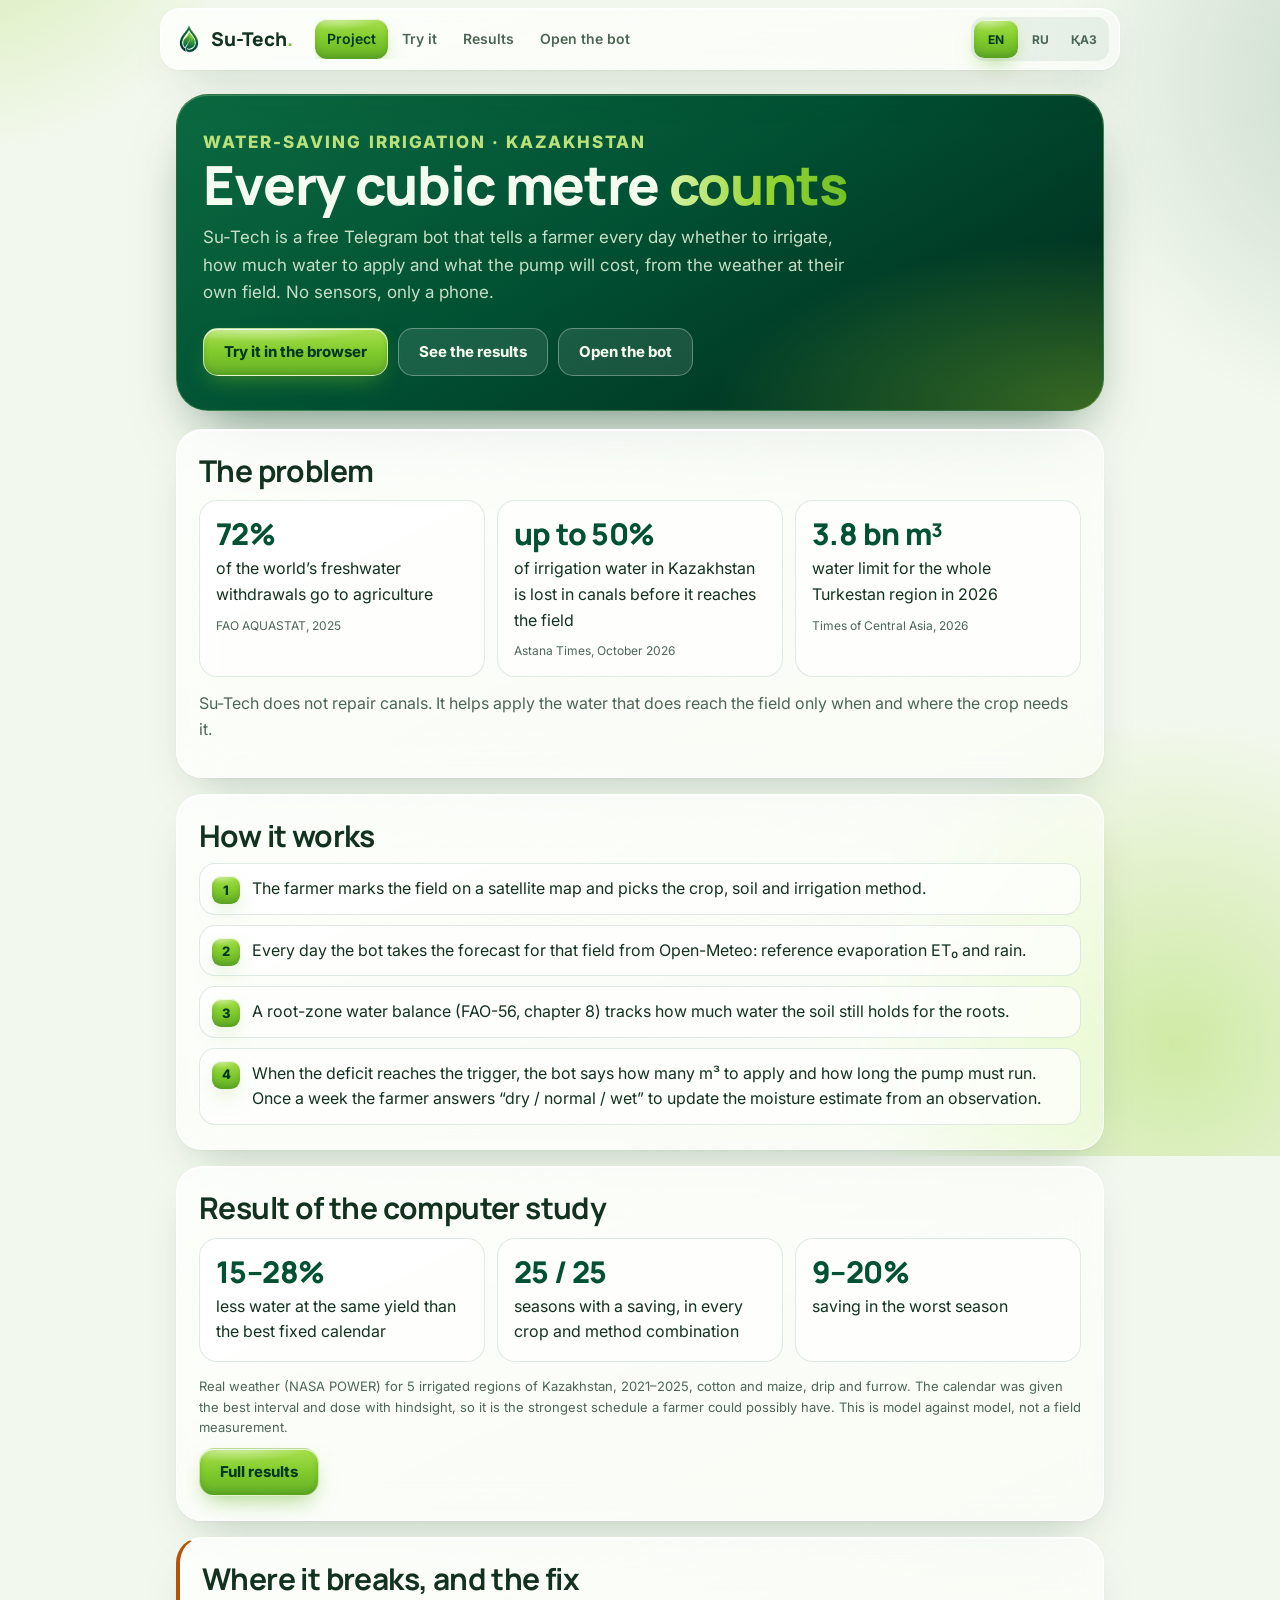
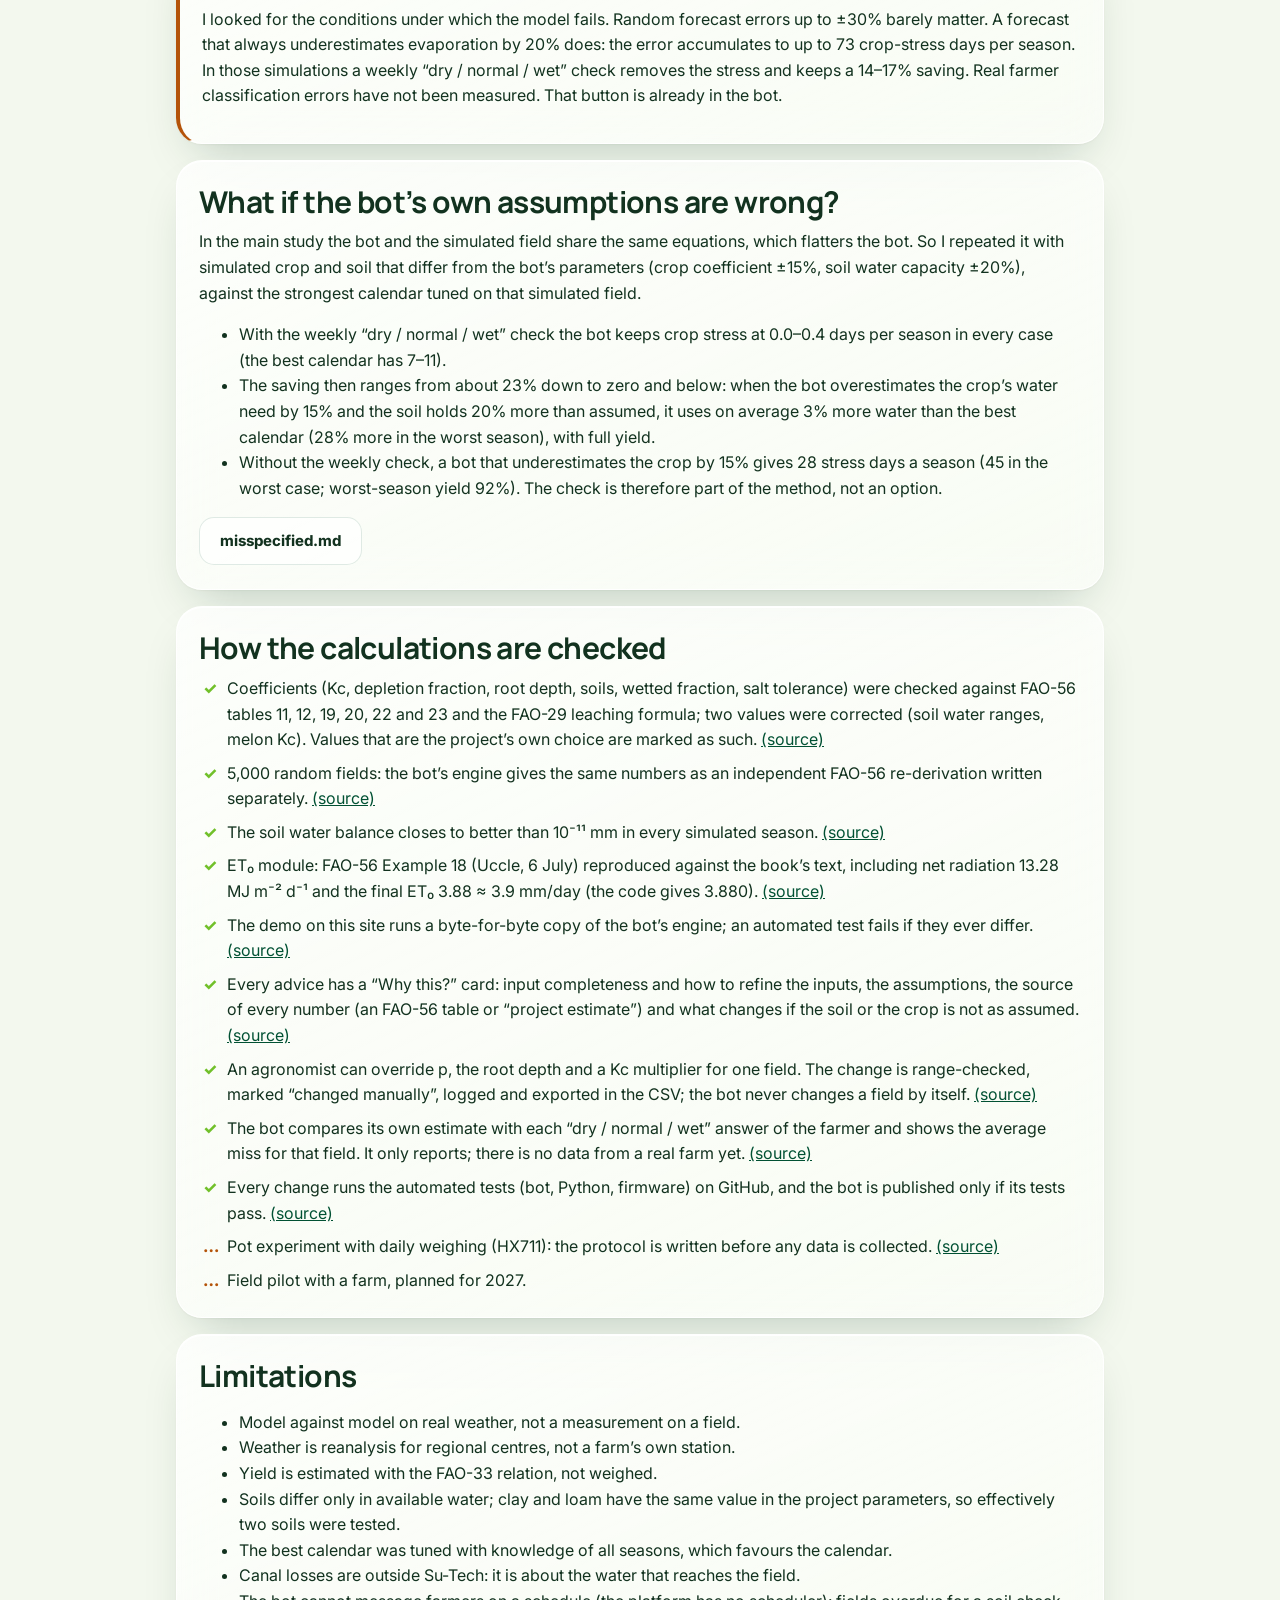
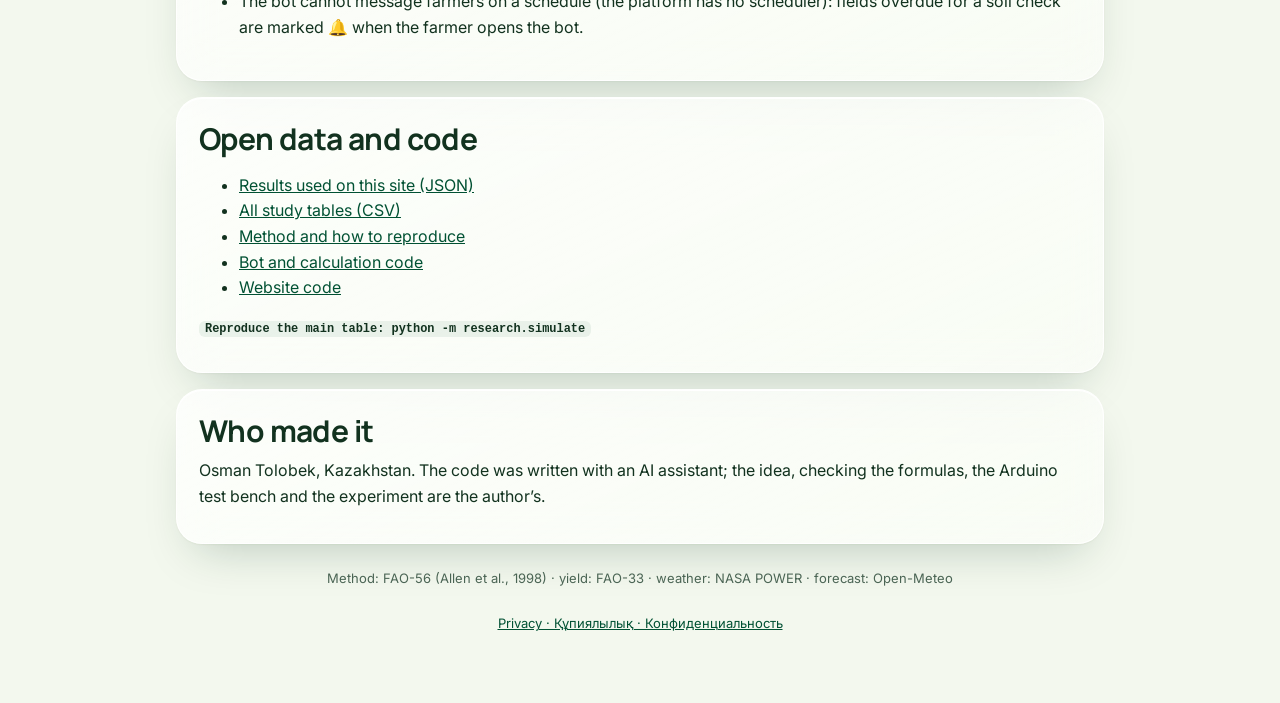
<file: about.html>
<!DOCTYPE html>
<html lang="en" data-default-lang="en">
<head>
  <meta charset="UTF-8" />
  <meta name="viewport" content="width=device-width, initial-scale=1, viewport-fit=cover" />
  <title>Su-Tech — irrigation advice from the weather</title>
  <meta name="description" content="Su-Tech: a free Telegram bot that gives daily FAO-56 irrigation advice from the weather. Method, results, validation, limitations and open data." />
  <meta property="og:title" content="Su-Tech — every cubic metre counts" />
  <meta property="og:description" content="Daily irrigation advice from the weather, no sensors. 15–28% less water at equal yield in a model study on real weather." />
  <meta property="og:image" content="img/sutech-leaf-logo.jpg" />
  <meta name="theme-color" content="#015133" />
  <script src="js/theme.js?v=5.10.71"></script>
  <link rel="icon" href="img/sutech-leaf-logo-transparent.png?v=5.10.35" />
  <link rel="preconnect" href="https://fonts.googleapis.com" />
  <link rel="preconnect" href="https://fonts.gstatic.com" crossorigin />
  <link href="https://fonts.googleapis.com/css2?family=Inter:wght@400;500;600;700&family=Manrope:wght@600;700;800&display=swap" rel="stylesheet" />
  <link rel="stylesheet" href="css/site.css?v=1" />
  <style>.tiles{list-style:none;margin:12px 0 0;padding:0}.tile span{display:block}</style>
  <script defer src="js/site.js?v=1"></script>
  <script defer src="js/about.js?v=1"></script>
</head>
<body>
  <header class="site-top glass">
    <a class="site-brand" href="about.html"><img src="img/sutech-leaf-logo-transparent.png?v=5.10.35" alt="" width="28" height="28" />Su-Tech<span>.</span></a>
    <nav class="site-nav" aria-label="Pages"><a href="about.html" data-nav="about" aria-current="page">Project</a><a href="demo.html" data-nav="demo">Try it</a><a href="results.html" data-nav="results">Results</a><a href="https://t.me/Su_Tech_bot?start=demo_en" data-nav="bot">Open the bot</a></nav>
    <div class="lang" role="group" aria-label="Language"><button type="button" data-lang="en">EN</button><button type="button" data-lang="ru">RU</button><button type="button" data-lang="kz">ҚАЗ</button></div>
  </header>
  <main class="page" id="main">
    <section class="hero-band">
      <p class="eyebrow" data-c="eyebrow"></p>
      <h1 id="h1">Every cubic metre <em>counts</em></h1>
      <p data-c="lead"></p>
      <div class="cta-row">
        <a class="btn" href="demo.html" data-keep-lang data-c="ctaDemo">Try it in the browser</a>
        <a class="btn ghost" href="results.html" data-keep-lang data-c="ctaResults">See the results</a>
        <a class="btn ghost" id="ctaBot" href="https://t.me/Su_Tech_bot" data-c="ctaBot">Open the bot</a>
      </div>
    </section>

    <section class="block glass" aria-labelledby="h-problem">
      <h2 id="h-problem" data-c="problemT"></h2>
      <ul class="grid tiles" id="problem"></ul>
      <p class="muted" style="margin-top:14px" data-c="problemNote"></p>
    </section>

    <section class="block glass" aria-labelledby="h-how">
      <h2 id="h-how" data-c="howT"></h2>
      <ol class="steps" id="how"></ol>
    </section>

    <section class="block glass" aria-labelledby="h-res">
      <h2 id="h-res" data-c="resT"></h2>
      <ul class="grid tiles" id="res"></ul>
      <p class="muted small" style="margin-top:14px" data-c="resNote"></p>
      <a class="btn" href="results.html" data-keep-lang data-c="resBtn">Full results</a>
    </section>

    <section class="block glass notice" aria-labelledby="h-weak">
      <h2 id="h-weak" data-c="weakT"></h2>
      <p data-c="weak"></p>
    </section>

    <section class="block glass" aria-labelledby="h-wrong">
      <h2 id="h-wrong" data-c="wrongT"></h2>
      <p data-c="wrong"></p>
      <ul id="wrongList"></ul>
      <a class="btn ghost" href="https://github.com/osmanri/sutech-core/blob/main/research/results/misspecified.md">misspecified.md</a>
    </section>

    <section class="block glass" aria-labelledby="h-val">
      <h2 id="h-val" data-c="valT"></h2>
      <ul class="check" id="val"></ul>
    </section>

    <section class="block glass" aria-labelledby="h-lim">
      <h2 id="h-lim" data-c="limT"></h2>
      <ul id="lim"></ul>
    </section>

    <section class="block glass" aria-labelledby="h-data">
      <h2 id="h-data" data-c="dataT"></h2>
      <ul id="data"></ul>
      <p class="small"><code data-c="repro"></code></p>
    </section>

    <section class="block glass" aria-labelledby="h-team">
      <h2 id="h-team" data-c="teamT"></h2>
      <p data-c="team"></p>
    </section>
    <p class="foot" data-c="foot"></p>
    <p class="foot"><a href="privacy.html" >Privacy · Құпиялылық · Конфиденциальность</a></p>
  </main>
</body>
</html>
</file>
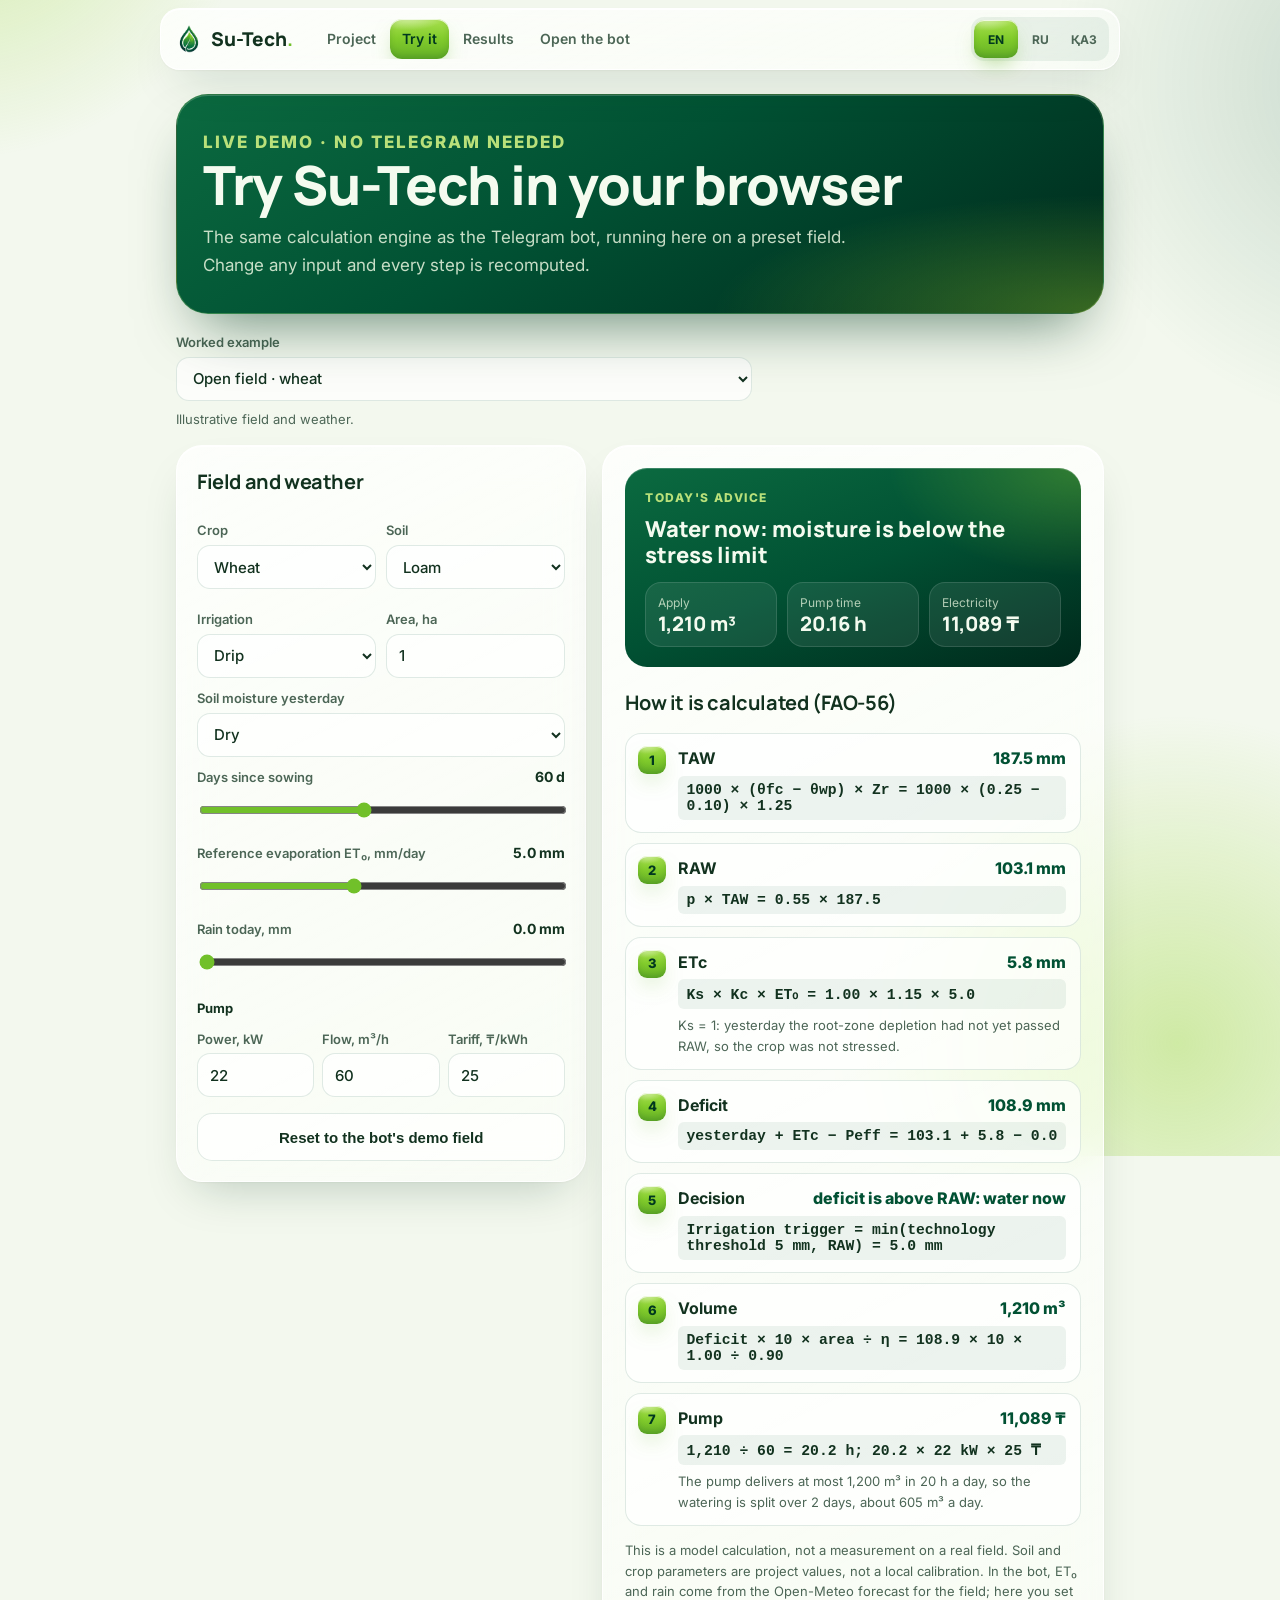
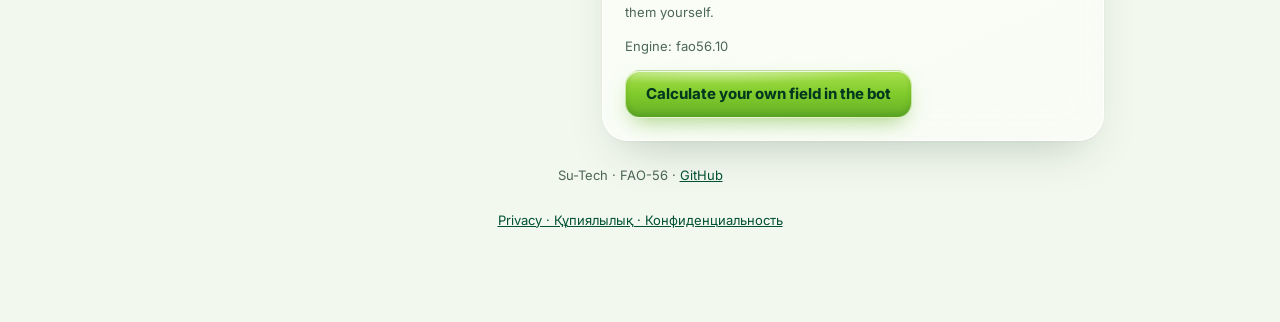
<file: demo.html>
<!DOCTYPE html>
<html lang="en" data-default-lang="en">
<head>
  <meta charset="UTF-8" />
  <meta name="viewport" content="width=device-width, initial-scale=1, viewport-fit=cover" />
  <title>Su-Tech — Try it</title>
  <meta name="description" content="Su-Tech irrigation advice in the browser: the bot's FAO-56 engine on a preset field, every step shown." />
  <meta name="theme-color" content="#015133" />
  <script src="js/theme.js?v=5.10.71"></script>
  <link rel="icon" href="img/sutech-leaf-logo-transparent.png?v=5.10.35" />
  <link rel="preconnect" href="https://fonts.googleapis.com" />
  <link rel="preconnect" href="https://fonts.gstatic.com" crossorigin />
  <link href="https://fonts.googleapis.com/css2?family=Inter:wght@400;500;600;700&family=Manrope:wght@600;700;800&display=swap" rel="stylesheet" />
  <link rel="stylesheet" href="css/site.css?v=1" />
  <style>
    .demo-grid{display:grid;gap:16px;grid-template-columns:1fr}
    @media(min-width:860px){.demo-grid{grid-template-columns:minmax(0,.9fr) minmax(0,1.1fr);align-items:start}.demo-grid .inputs{position:sticky;top:96px}}
    .inputs{padding:20px}
    .inputs h2,.out h2{margin:0 0 12px;font-size:20px}
    .row2{display:grid;grid-template-columns:1fr 1fr;gap:10px}
    .row3{display:grid;grid-template-columns:1fr 1fr 1fr;gap:8px}
    label{display:block;font-size:13px;font-weight:600;color:var(--muted);margin:10px 0 4px}
    select,input[type=number]{width:100%;min-height:44px;padding:0 12px;border-radius:13px;border:1px solid var(--line);background:var(--surface);color:var(--ink);font:500 15px Inter,sans-serif}
    input[type=range]{width:100%;accent-color:#71c02a;min-height:32px}
    .range-head{display:flex;justify-content:space-between;align-items:baseline}
    .range-head output{font-weight:700;color:var(--ink);font-size:14px}
    .reset{margin-top:16px;width:100%}
    fieldset{border:0;padding:0;margin:12px 0 0}
    legend{font-size:13px;font-weight:700;color:var(--ink);padding:0}
    .out{padding:22px}
    .verdict{border-radius:22px;padding:20px;color:#f4fbef;background:radial-gradient(70% 90% at 100% 0%,rgba(149,212,46,.32),transparent 60%),linear-gradient(160deg,#0b6a40,#015133 50%,#00281b);box-shadow:inset 0 1px 0 rgba(255,255,255,.2)}
    .verdict .eyebrow{color:#b9e07a}
    #status{font:800 22px/1.2 Manrope,Inter,sans-serif;margin:0 0 14px}
    #status[data-status="deferred"]{color:#d6f2a6}
    .nums{display:grid;grid-template-columns:repeat(3,minmax(0,1fr));gap:10px}
    .nums div{background:rgba(255,255,255,.08);border:1px solid rgba(255,255,255,.12);border-radius:16px;padding:10px 12px}
    .nums span{display:block;font-size:12px;color:rgba(232,245,222,.75)}
    .nums b{display:block;font:800 20px/1.2 Manrope,Inter,sans-serif;overflow-wrap:anywhere}
    #steps{margin-top:14px}
    .step-head{display:flex;justify-content:space-between;gap:10px;align-items:baseline;margin-bottom:4px}
    .step-value{font-weight:800;color:var(--accent);text-align:right}
    #steps code{display:block;white-space:normal;overflow-wrap:anywhere;padding:6px 8px}
    #steps p{margin:6px 0 0}
    .demo-example{max-width:36rem;margin:0 0 16px}
    #example-note{margin:8px 0 0}
    @media(max-width:680px){.demo-grid .out{grid-row:1}.nums{grid-template-columns:1fr}}
  </style>
  <script defer src="js/site.js?v=1"></script>
  <script defer src="js/crops-catalog.js?v=1"></script>
  <script type="module" src="js/demo.js?v=2"></script>
</head>
<body>
  <header class="site-top glass">
    <a class="site-brand" href="about.html"><img src="img/sutech-leaf-logo-transparent.png?v=5.10.35" alt="" width="28" height="28" />Su-Tech<span>.</span></a>
    <nav class="site-nav" aria-label="Pages"><a href="about.html" data-nav="about">Project</a><a href="demo.html" data-nav="demo" aria-current="page">Try it</a><a href="results.html" data-nav="results">Results</a><a href="https://t.me/Su_Tech_bot?start=demo_en" data-nav="bot">Open the bot</a></nav>
    <div class="lang" role="group" aria-label="Language"><button type="button" data-lang="en">EN</button><button type="button" data-lang="ru">RU</button><button type="button" data-lang="kz">ҚАЗ</button></div>
  </header>
  <main class="page" id="main">
    <section class="hero-band">
      <p class="eyebrow" data-c="eyebrow">Live demo · no Telegram needed</p>
      <h1 data-c="title">Try Su-Tech in your browser</h1>
      <p data-c="lead"></p>
    </section>
    <div class="demo-example">
      <label for="example" data-c="example">Worked example</label>
      <select id="example" aria-describedby="example-note"></select>
      <p id="example-note" class="muted small"></p>
    </div>
    <div class="demo-grid">
      <form class="inputs glass" onsubmit="return false" aria-labelledby="h-in">
        <h2 id="h-in" data-c="inputs">Field and weather</h2>
        <div class="row2">
          <div><label for="crop" data-c="crop">Crop</label><select id="crop"></select></div>
          <div><label for="soil_type" data-c="soil">Soil</label><select id="soil_type"></select></div>
          <div><label for="irrigation_type" data-c="method">Irrigation</label><select id="irrigation_type"></select></div>
          <div><label for="area" data-c="area">Area, ha</label><input id="area" type="number" min="0.01" max="49999" step="0.01" inputmode="decimal" /></div>
        </div>
        <label for="moisture_condition" data-c="moisture">Soil moisture yesterday</label><select id="moisture_condition"></select>
        <div class="range-head"><label for="day_of_growth" data-c="day">Days since sowing</label><output id="out-day" for="day_of_growth"></output></div>
        <input id="day_of_growth" type="range" min="0" max="135" step="1" />
        <div class="range-head"><label for="et0" data-c="et0">ET₀</label><output id="out-et0" for="et0"></output></div>
        <input id="et0" type="range" min="0" max="12" step="0.1" />
        <div class="range-head"><label for="rain" data-c="rain">Rain</label><output id="out-rain" for="rain"></output></div>
        <input id="rain" type="range" min="0" max="40" step="0.5" />
        <fieldset><legend data-c="pump">Pump</legend>
          <div class="row3">
            <div><label for="pump_power_kw" data-c="power">kW</label><input id="pump_power_kw" type="number" min="0.1" step="0.1" inputmode="decimal" /></div>
            <div><label for="pump_productivity_m3h" data-c="flow">m³/h</label><input id="pump_productivity_m3h" type="number" min="1" step="1" inputmode="decimal" /></div>
            <div><label for="power_price" data-c="price">₸/kWh</label><input id="power_price" type="number" min="0" step="0.5" inputmode="decimal" /></div>
          </div>
        </fieldset>
        <button type="button" id="reset" class="btn ghost reset" data-c="reset">Reset</button>
      </form>
      <section class="out glass" aria-live="polite" aria-labelledby="h-out">
        <div class="verdict">
          <p class="eyebrow" id="h-out" data-c="result">Today's advice</p>
          <p id="status">…</p>
          <div class="nums">
            <div><span data-c="apply">Apply</span><b id="m3">—</b></div>
            <div><span data-c="hours">Pump time</span><b id="hours">—</b></div>
            <div><span data-c="cost">Electricity</span><b id="cost">—</b></div>
          </div>
        </div>
        <h2 style="margin-top:20px" data-c="how">How it is calculated</h2>
        <ol class="steps" id="steps"></ol>
        <p class="muted small" style="margin-top:14px" data-c="note"></p>
        <p class="muted small" id="engine"></p>
        <a class="btn" href="https://t.me/Su_Tech_bot" data-c="open">Calculate your own field in the bot</a>
      </section>
    </div>
    <p class="foot">Su-Tech · FAO-56 · <a href="https://github.com/osmanri/sutech-core">GitHub</a></p>
    <p class="foot"><a href="privacy.html" >Privacy · Құпиялылық · Конфиденциальность</a></p>
  </main>
</body>
</html>
</file>
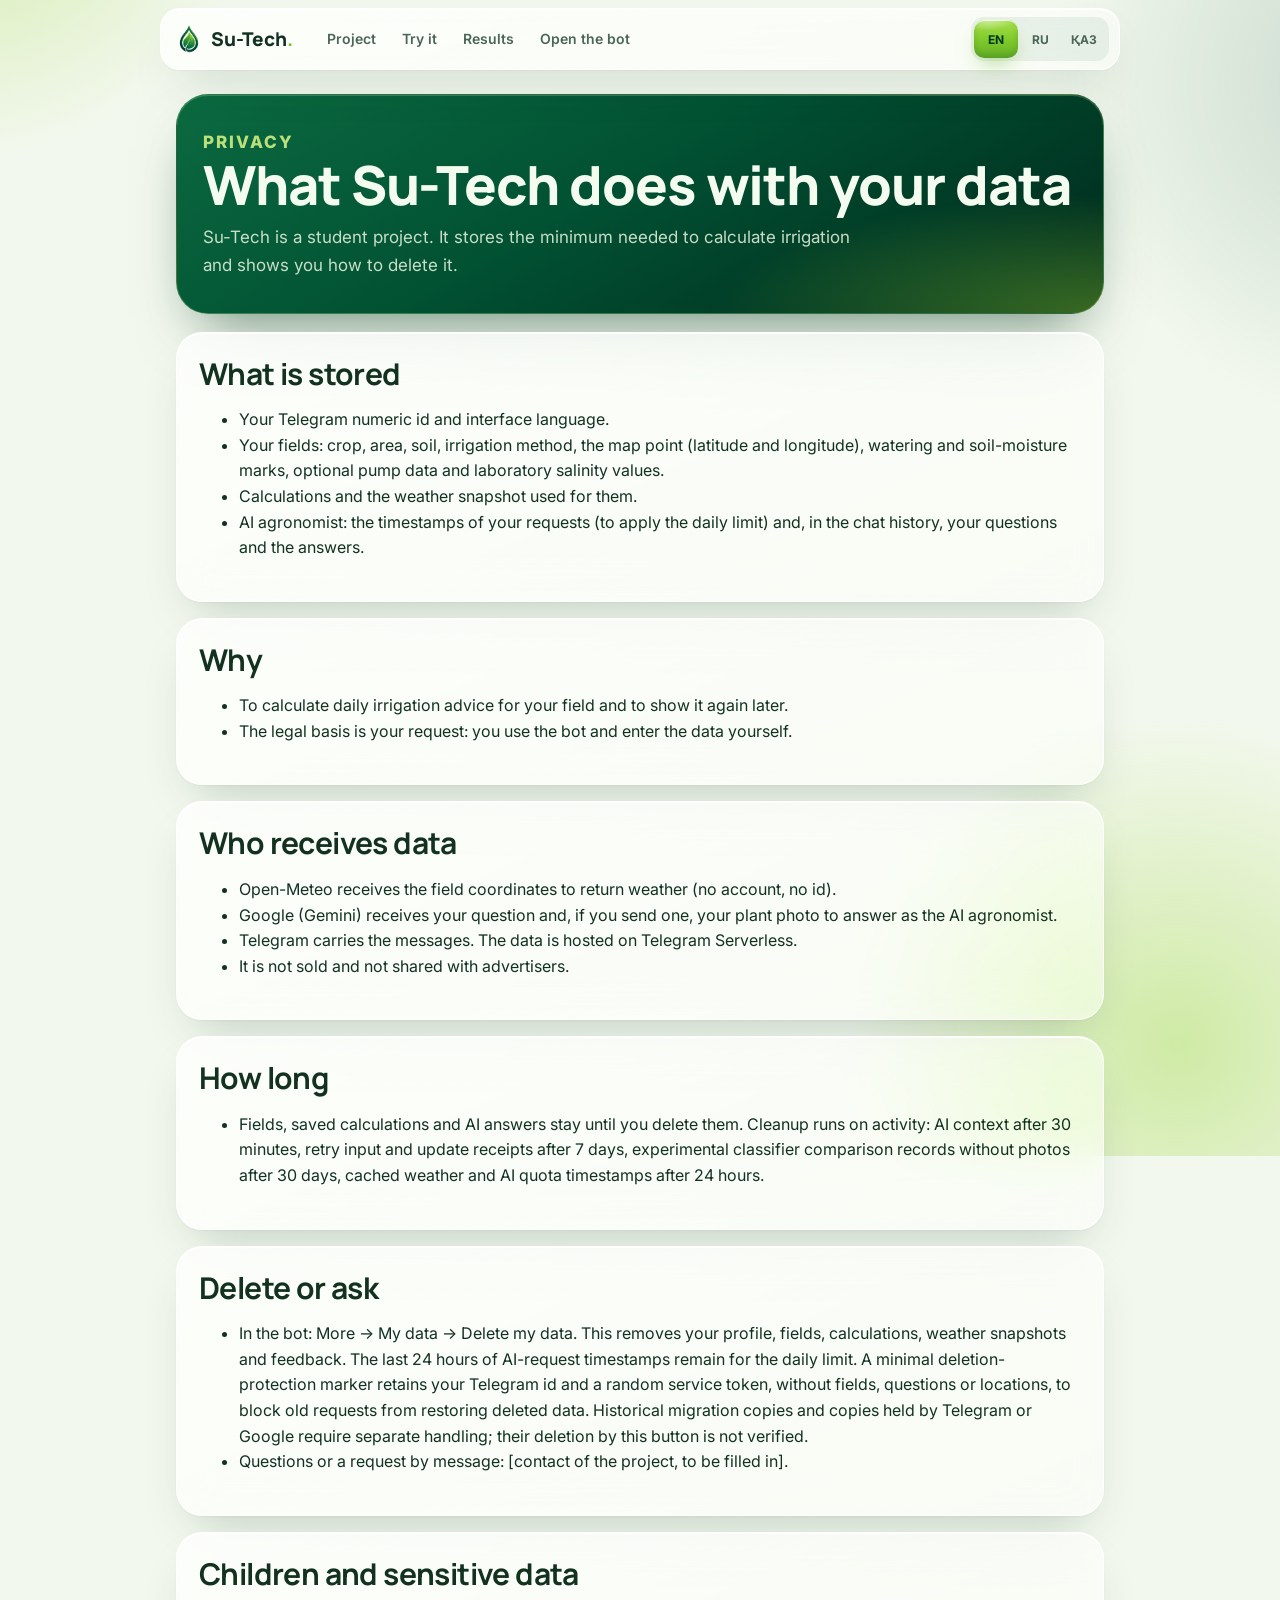
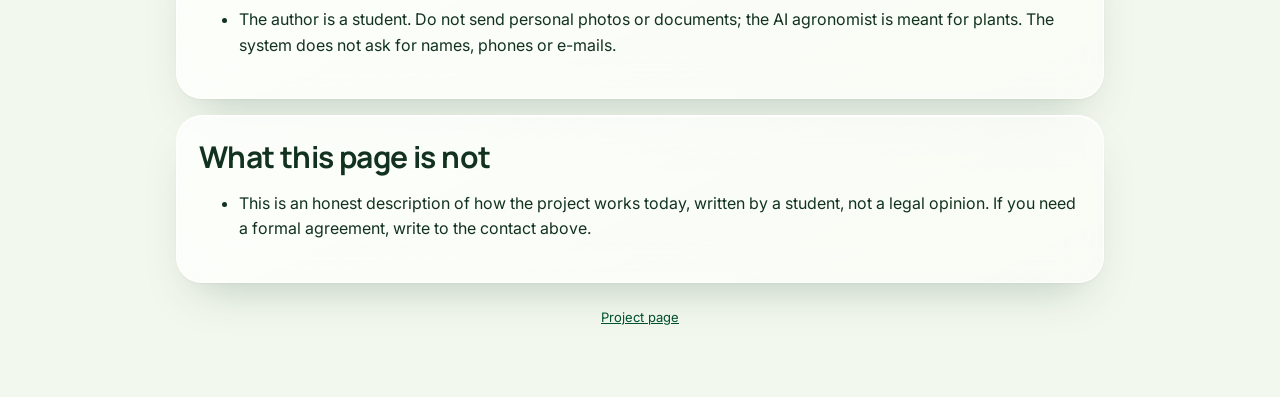
<file: privacy.html>
<!DOCTYPE html>
<html lang="en" data-default-lang="en">
<head>
  <meta charset="UTF-8" />
  <meta name="viewport" content="width=device-width, initial-scale=1, viewport-fit=cover" />
  <title>Su-Tech — Privacy</title>
  <meta name="description" content="What the Su-Tech bot and Mini App store, why, who receives it, and how to delete it." />
  <meta name="theme-color" content="#015133" />
  <script src="js/theme.js?v=5.10.71"></script>
  <link rel="icon" href="img/sutech-leaf-logo-transparent.png?v=5.10.35" />
  <link rel="preconnect" href="https://fonts.googleapis.com" />
  <link rel="preconnect" href="https://fonts.gstatic.com" crossorigin />
  <link href="https://fonts.googleapis.com/css2?family=Inter:wght@400;500;600;700&family=Manrope:wght@600;700;800&display=swap" rel="stylesheet" />
  <link rel="stylesheet" href="css/site.css?v=1" />
  <script defer src="js/site.js?v=1"></script>
  <script defer src="js/privacy.js?v=1"></script>
</head>
<body>
  <header class="site-top glass">
    <a class="site-brand" href="about.html"><img src="img/sutech-leaf-logo-transparent.png?v=5.10.35" alt="" width="28" height="28" />Su-Tech<span>.</span></a>
    <nav class="site-nav" aria-label="Pages"><a href="about.html" data-nav="about">Project</a><a href="demo.html" data-nav="demo">Try it</a><a href="results.html" data-nav="results">Results</a><a href="https://t.me/Su_Tech_bot?start=demo_en" data-nav="bot">Open the bot</a></nav>
    <div class="lang" role="group" aria-label="Language"><button type="button" data-lang="en">EN</button><button type="button" data-lang="ru">RU</button><button type="button" data-lang="kz">ҚАЗ</button></div>
  </header>
  <main class="page" id="main">
    <section class="hero-band">
      <p class="eyebrow" id="eyebrow">Privacy</p>
      <h1 id="h1">What Su-Tech does with your data</h1>
      <p id="lead"></p>
    </section>
    <div id="sections"></div>
    <p class="foot"><a id="homeLink" href="about.html">Project page</a></p>
  </main>
</body>
</html>
</file>
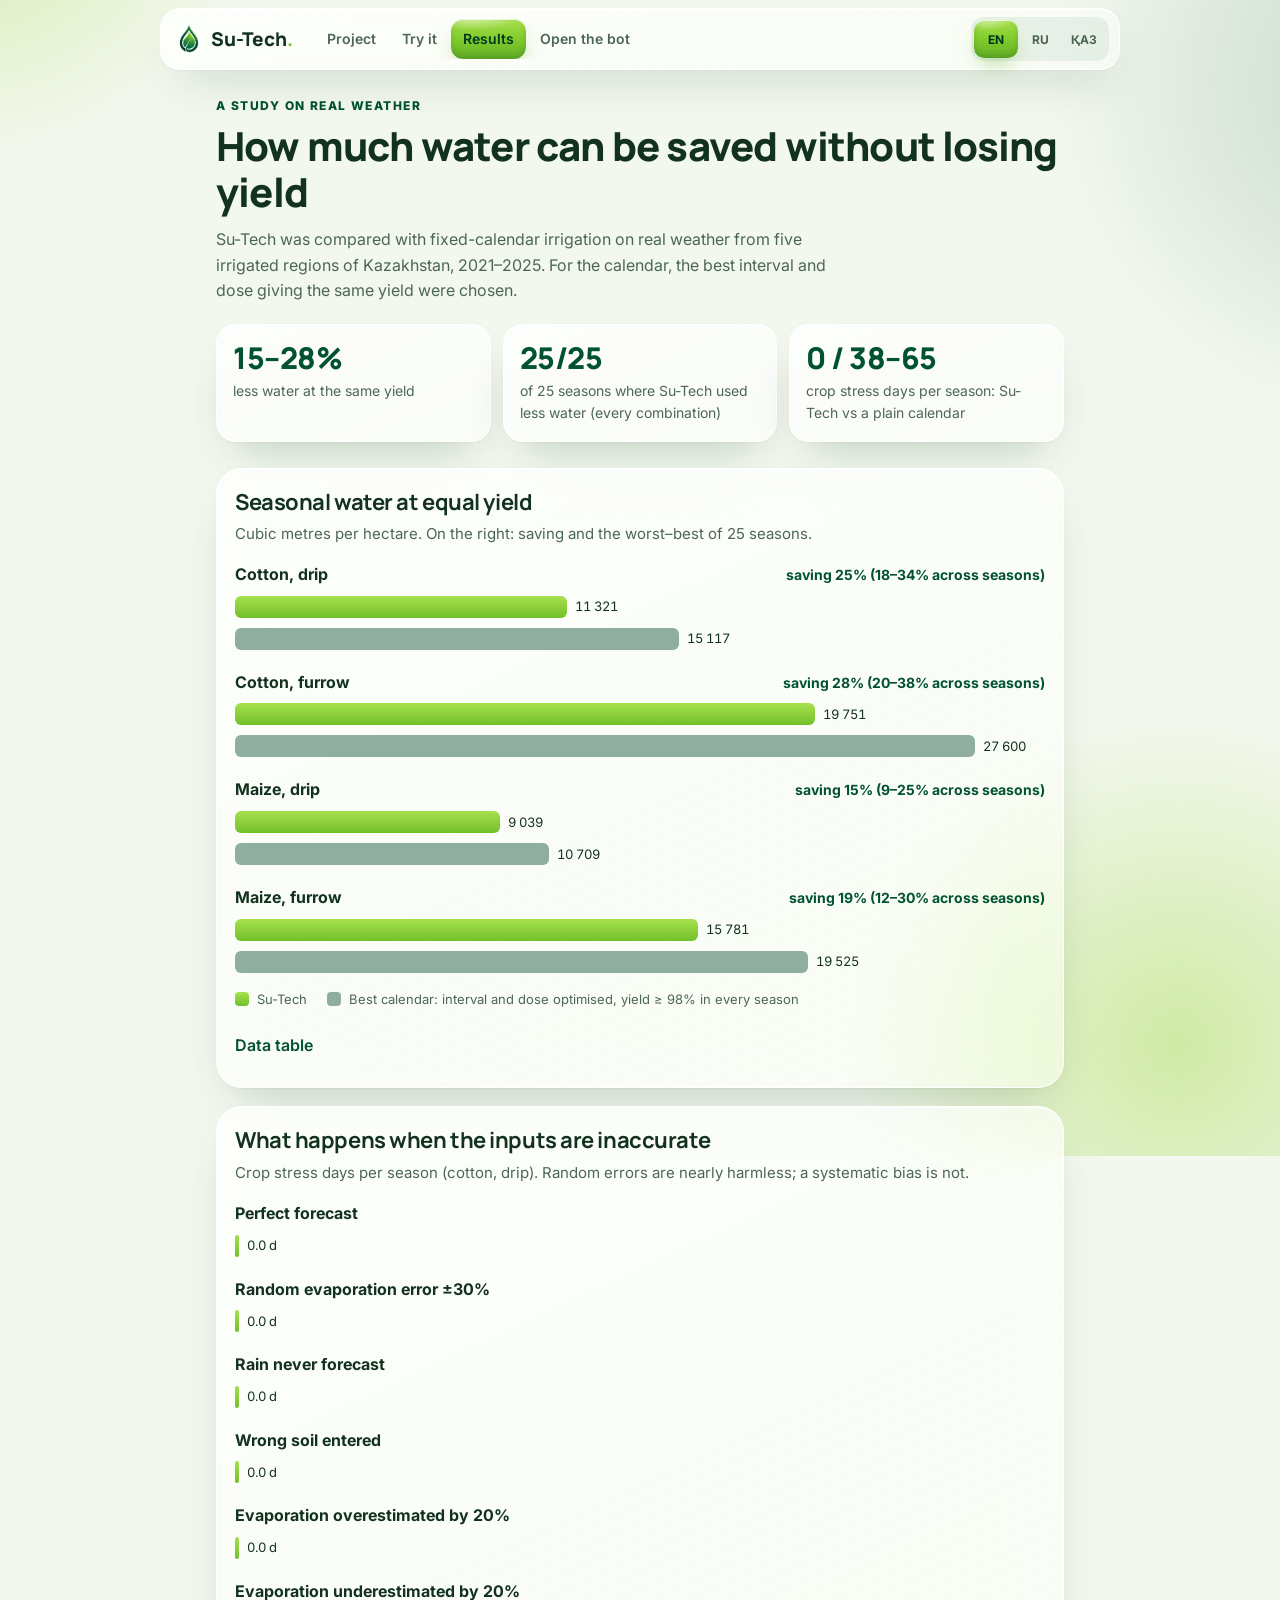
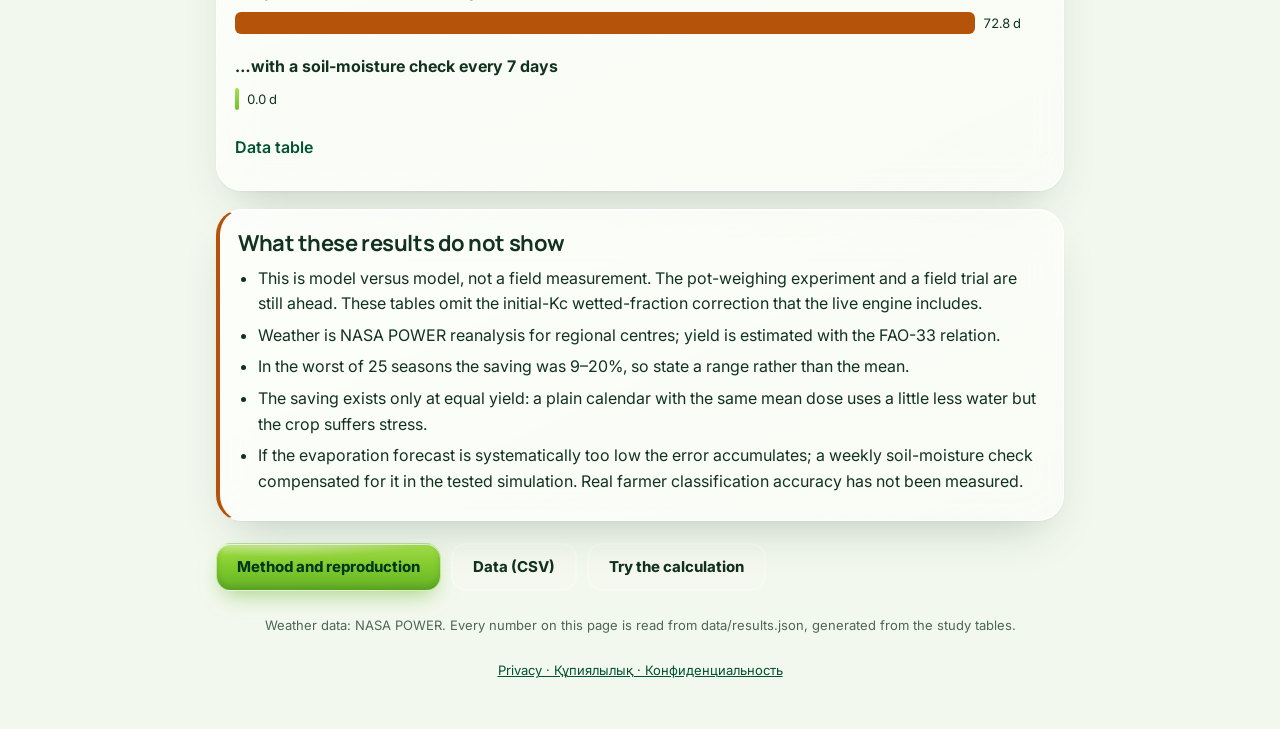
<file: results.html>
<!DOCTYPE html>
<html lang="en" id="htmlRoot" data-default-lang="en">
<head>
  <meta charset="UTF-8" />
  <meta name="viewport" content="width=device-width, initial-scale=1, viewport-fit=cover" />
  <title>Su-Tech — Results</title>
  <meta id="pageDesc" name="description" content="Результаты исследования Su-Tech на реальной погоде Казахстана" />
  <meta name="theme-color" content="#ffffff" />
  <script src="js/theme.js?v=5.10.71"></script>
  <link rel="icon" href="img/sutech-leaf-logo-transparent.png?v=5.10.35" />
  <link rel="preconnect" href="https://fonts.googleapis.com" />
  <link rel="preconnect" href="https://fonts.gstatic.com" crossorigin />
  <link href="https://fonts.googleapis.com/css2?family=Inter:wght@400;500;600;700&family=Manrope:wght@600;700;800&display=swap" rel="stylesheet" />
  <link rel="stylesheet" href="css/results.css" />
  <link rel="stylesheet" href="css/site.css?v=1" />
  <script defer src="js/site.js?v=1"></script>
  <script defer src="js/results.js"></script>
</head>
<body>
  <a class="skip-link" href="#main" data-t="skip">К содержимому</a>
  <header class="site-top glass">
    <a class="site-brand" href="about.html"><img src="img/sutech-leaf-logo-transparent.png?v=5.10.35" alt="" width="28" height="28" />Su-Tech<span>.</span></a>
    <nav class="site-nav" aria-label="Pages"><a href="about.html" data-nav="about">Project</a><a href="demo.html" data-nav="demo">Try it</a><a href="results.html" data-nav="results" aria-current="page">Results</a><a href="https://t.me/Su_Tech_bot?start=demo_en" data-nav="bot">Open the bot</a></nav>
    <div class="lang" role="group" aria-label="Language"><button type="button" data-lang="en">EN</button><button type="button" data-lang="ru">RU</button><button type="button" data-lang="kz">ҚАЗ</button></div>
  </header>

  <main id="main">
    <section class="hero" aria-labelledby="h1">
      <p class="eyebrow" data-t="eyebrow">Исследование на реальной погоде</p>
      <h1 id="h1" data-t="title">Сколько воды можно сэкономить без потери урожая</h1>
      <p class="lead" data-t="lead"></p>
      <ul class="stats" id="stats" aria-live="polite"></ul>
    </section>

    <section class="card" aria-labelledby="h-water">
      <h2 id="h-water" data-t="waterTitle">Вода за сезон при одинаковом урожае</h2>
      <p class="sub" data-t="waterSub"></p>
      <div id="waterChart" class="chart" role="img" aria-labelledby="h-water"></div>
      <div class="legend" aria-hidden="true"><span class="legend-item"><span class="key key-sutech"></span><span data-t="keySutech">Su-Tech</span></span><span class="legend-item"><span class="key key-cal"></span><span data-t="keyCal">График с запасом</span></span></div>
      <details><summary data-t="table">Таблица данных</summary><div class="table-wrap" id="waterTable"></div></details>
    </section>

    <section class="card" aria-labelledby="h-sens">
      <h2 id="h-sens" data-t="sensTitle">Что будет, если входные данные неточны</h2>
      <p class="sub" data-t="sensSub"></p>
      <div id="sensChart" class="chart" role="img" aria-labelledby="h-sens"></div>
      <details><summary data-t="table">Таблица данных</summary><div class="table-wrap" id="sensTable"></div></details>
    </section>

    <section class="card notice" aria-labelledby="h-honest">
      <h2 id="h-honest" data-t="honestTitle">Чего эти результаты не показывают</h2>
      <ul id="honest"></ul>
    </section>

    <section class="links" aria-label="Links">
      <a class="btn" href="https://github.com/osmanri/sutech-core/blob/main/research/README.md" data-t="linkMethod">Метод и воспроизведение</a>
      <a class="btn ghost" href="https://github.com/osmanri/sutech-core/tree/main/research/results" data-t="linkData">Данные (CSV)</a>
      <a class="btn ghost" href="demo.html" data-t="linkDemo">Попробовать расчёт</a>
    </section>
    <p class="foot" data-t="foot"></p>
    <p class="foot"><a href="privacy.html">Privacy · Құпиялылық · Конфиденциальность</a></p>
  </main>
</body>
</html>
</file>
<file: vendor/leaflet/leaflet.css>
/* required styles */

.leaflet-pane,
.leaflet-tile,
.leaflet-marker-icon,
.leaflet-marker-shadow,
.leaflet-tile-container,
.leaflet-pane > svg,
.leaflet-pane > canvas,
.leaflet-zoom-box,
.leaflet-image-layer,
.leaflet-layer {
	position: absolute;
	left: 0;
	top: 0;
	}
.leaflet-container {
	overflow: hidden;
	}
.leaflet-tile,
.leaflet-marker-icon,
.leaflet-marker-shadow {
	-webkit-user-select: none;
	   -moz-user-select: none;
	        user-select: none;
	  -webkit-user-drag: none;
	}
/* Prevents IE11 from highlighting tiles in blue */
.leaflet-tile::selection {
	background: transparent;
}
/* Safari renders non-retina tile on retina better with this, but Chrome is worse */
.leaflet-safari .leaflet-tile {
	image-rendering: -webkit-optimize-contrast;
	}
/* hack that prevents hw layers "stretching" when loading new tiles */
.leaflet-safari .leaflet-tile-container {
	width: 1600px;
	height: 1600px;
	-webkit-transform-origin: 0 0;
	}
.leaflet-marker-icon,
.leaflet-marker-shadow {
	display: block;
	}
/* .leaflet-container svg: reset svg max-width decleration shipped in Joomla! (joomla.org) 3.x */
/* .leaflet-container img: map is broken in FF if you have max-width: 100% on tiles */
.leaflet-container .leaflet-overlay-pane svg {
	max-width: none !important;
	max-height: none !important;
	}
.leaflet-container .leaflet-marker-pane img,
.leaflet-container .leaflet-shadow-pane img,
.leaflet-container .leaflet-tile-pane img,
.leaflet-container img.leaflet-image-layer,
.leaflet-container .leaflet-tile {
	max-width: none !important;
	max-height: none !important;
	width: auto;
	padding: 0;
	}

.leaflet-container img.leaflet-tile {
	/* See: https://bugs.chromium.org/p/chromium/issues/detail?id=600120 */
	mix-blend-mode: plus-lighter;
}

.leaflet-container.leaflet-touch-zoom {
	-ms-touch-action: pan-x pan-y;
	touch-action: pan-x pan-y;
	}
.leaflet-container.leaflet-touch-drag {
	-ms-touch-action: pinch-zoom;
	/* Fallback for FF which doesn't support pinch-zoom */
	touch-action: none;
	touch-action: pinch-zoom;
}
.leaflet-container.leaflet-touch-drag.leaflet-touch-zoom {
	-ms-touch-action: none;
	touch-action: none;
}
.leaflet-container {
	-webkit-tap-highlight-color: transparent;
}
.leaflet-container a {
	-webkit-tap-highlight-color: rgba(51, 181, 229, 0.4);
}
.leaflet-tile {
	filter: inherit;
	visibility: hidden;
	}
.leaflet-tile-loaded {
	visibility: inherit;
	}
.leaflet-zoom-box {
	width: 0;
	height: 0;
	-moz-box-sizing: border-box;
	     box-sizing: border-box;
	z-index: 800;
	}
/* workaround for https://bugzilla.mozilla.org/show_bug.cgi?id=888319 */
.leaflet-overlay-pane svg {
	-moz-user-select: none;
	}

.leaflet-pane         { z-index: 400; }

.leaflet-tile-pane    { z-index: 200; }
.leaflet-overlay-pane { z-index: 400; }
.leaflet-shadow-pane  { z-index: 500; }
.leaflet-marker-pane  { z-index: 600; }
.leaflet-tooltip-pane   { z-index: 650; }
.leaflet-popup-pane   { z-index: 700; }

.leaflet-map-pane canvas { z-index: 100; }
.leaflet-map-pane svg    { z-index: 200; }

.leaflet-vml-shape {
	width: 1px;
	height: 1px;
	}
.lvml {
	behavior: url(#default#VML);
	display: inline-block;
	position: absolute;
	}


/* control positioning */

.leaflet-control {
	position: relative;
	z-index: 800;
	pointer-events: visiblePainted; /* IE 9-10 doesn't have auto */
	pointer-events: auto;
	}
.leaflet-top,
.leaflet-bottom {
	position: absolute;
	z-index: 1000;
	pointer-events: none;
	}
.leaflet-top {
	top: 0;
	}
.leaflet-right {
	right: 0;
	}
.leaflet-bottom {
	bottom: 0;
	}
.leaflet-left {
	left: 0;
	}
.leaflet-control {
	float: left;
	clear: both;
	}
.leaflet-right .leaflet-control {
	float: right;
	}
.leaflet-top .leaflet-control {
	margin-top: 10px;
	}
.leaflet-bottom .leaflet-control {
	margin-bottom: 10px;
	}
.leaflet-left .leaflet-control {
	margin-left: 10px;
	}
.leaflet-right .leaflet-control {
	margin-right: 10px;
	}


/* zoom and fade animations */

.leaflet-fade-anim .leaflet-popup {
	opacity: 0;
	-webkit-transition: opacity 0.2s linear;
	   -moz-transition: opacity 0.2s linear;
	        transition: opacity 0.2s linear;
	}
.leaflet-fade-anim .leaflet-map-pane .leaflet-popup {
	opacity: 1;
	}
.leaflet-zoom-animated {
	-webkit-transform-origin: 0 0;
	    -ms-transform-origin: 0 0;
	        transform-origin: 0 0;
	}
svg.leaflet-zoom-animated {
	will-change: transform;
}

.leaflet-zoom-anim .leaflet-zoom-animated {
	-webkit-transition: -webkit-transform 0.25s cubic-bezier(0,0,0.25,1);
	   -moz-transition:    -moz-transform 0.25s cubic-bezier(0,0,0.25,1);
	        transition:         transform 0.25s cubic-bezier(0,0,0.25,1);
	}
.leaflet-zoom-anim .leaflet-tile,
.leaflet-pan-anim .leaflet-tile {
	-webkit-transition: none;
	   -moz-transition: none;
	        transition: none;
	}

.leaflet-zoom-anim .leaflet-zoom-hide {
	visibility: hidden;
	}


/* cursors */

.leaflet-interactive {
	cursor: pointer;
	}
.leaflet-grab {
	cursor: -webkit-grab;
	cursor:    -moz-grab;
	cursor:         grab;
	}
.leaflet-crosshair,
.leaflet-crosshair .leaflet-interactive {
	cursor: crosshair;
	}
.leaflet-popup-pane,
.leaflet-control {
	cursor: auto;
	}
.leaflet-dragging .leaflet-grab,
.leaflet-dragging .leaflet-grab .leaflet-interactive,
.leaflet-dragging .leaflet-marker-draggable {
	cursor: move;
	cursor: -webkit-grabbing;
	cursor:    -moz-grabbing;
	cursor:         grabbing;
	}

/* marker & overlays interactivity */
.leaflet-marker-icon,
.leaflet-marker-shadow,
.leaflet-image-layer,
.leaflet-pane > svg path,
.leaflet-tile-container {
	pointer-events: none;
	}

.leaflet-marker-icon.leaflet-interactive,
.leaflet-image-layer.leaflet-interactive,
.leaflet-pane > svg path.leaflet-interactive,
svg.leaflet-image-layer.leaflet-interactive path {
	pointer-events: visiblePainted; /* IE 9-10 doesn't have auto */
	pointer-events: auto;
	}

/* visual tweaks */

.leaflet-container {
	background: #ddd;
	outline-offset: 1px;
	}
.leaflet-container a {
	color: #0078A8;
	}
.leaflet-zoom-box {
	border: 2px dotted #38f;
	background: rgba(255,255,255,0.5);
	}


/* general typography */
.leaflet-container {
	font-family: "Helvetica Neue", Arial, Helvetica, sans-serif;
	font-size: 12px;
	font-size: 0.75rem;
	line-height: 1.5;
	}


/* general toolbar styles */

.leaflet-bar {
	box-shadow: 0 1px 5px rgba(0,0,0,0.65);
	border-radius: 4px;
	}
.leaflet-bar a {
	background-color: #fff;
	border-bottom: 1px solid #ccc;
	width: 26px;
	height: 26px;
	line-height: 26px;
	display: block;
	text-align: center;
	text-decoration: none;
	color: black;
	}
.leaflet-bar a,
.leaflet-control-layers-toggle {
	background-position: 50% 50%;
	background-repeat: no-repeat;
	display: block;
	}
.leaflet-bar a:hover,
.leaflet-bar a:focus {
	background-color: #f4f4f4;
	}
.leaflet-bar a:first-child {
	border-top-left-radius: 4px;
	border-top-right-radius: 4px;
	}
.leaflet-bar a:last-child {
	border-bottom-left-radius: 4px;
	border-bottom-right-radius: 4px;
	border-bottom: none;
	}
.leaflet-bar a.leaflet-disabled {
	cursor: default;
	background-color: #f4f4f4;
	color: #bbb;
	}

.leaflet-touch .leaflet-bar a {
	width: 30px;
	height: 30px;
	line-height: 30px;
	}
.leaflet-touch .leaflet-bar a:first-child {
	border-top-left-radius: 2px;
	border-top-right-radius: 2px;
	}
.leaflet-touch .leaflet-bar a:last-child {
	border-bottom-left-radius: 2px;
	border-bottom-right-radius: 2px;
	}

/* zoom control */

.leaflet-control-zoom-in,
.leaflet-control-zoom-out {
	font: bold 18px 'Lucida Console', Monaco, monospace;
	text-indent: 1px;
	}

.leaflet-touch .leaflet-control-zoom-in, .leaflet-touch .leaflet-control-zoom-out  {
	font-size: 22px;
	}


/* layers control */

.leaflet-control-layers {
	box-shadow: 0 1px 5px rgba(0,0,0,0.4);
	background: #fff;
	border-radius: 5px;
	}
.leaflet-control-layers-toggle {
	background-image: url(images/layers.png);
	width: 36px;
	height: 36px;
	}
.leaflet-retina .leaflet-control-layers-toggle {
	background-image: url(images/layers-2x.png);
	background-size: 26px 26px;
	}
.leaflet-touch .leaflet-control-layers-toggle {
	width: 44px;
	height: 44px;
	}
.leaflet-control-layers .leaflet-control-layers-list,
.leaflet-control-layers-expanded .leaflet-control-layers-toggle {
	display: none;
	}
.leaflet-control-layers-expanded .leaflet-control-layers-list {
	display: block;
	position: relative;
	}
.leaflet-control-layers-expanded {
	padding: 6px 10px 6px 6px;
	color: #333;
	background: #fff;
	}
.leaflet-control-layers-scrollbar {
	overflow-y: scroll;
	overflow-x: hidden;
	padding-right: 5px;
	}
.leaflet-control-layers-selector {
	margin-top: 2px;
	position: relative;
	top: 1px;
	}
.leaflet-control-layers label {
	display: block;
	font-size: 13px;
	font-size: 1.08333em;
	}
.leaflet-control-layers-separator {
	height: 0;
	border-top: 1px solid #ddd;
	margin: 5px -10px 5px -6px;
	}

/* Default icon URLs */
.leaflet-default-icon-path { /* used only in path-guessing heuristic, see L.Icon.Default */
	background-image: url(images/marker-icon.png);
	}


/* attribution and scale controls */

.leaflet-container .leaflet-control-attribution {
	background: #fff;
	background: rgba(255, 255, 255, 0.8);
	margin: 0;
	}
.leaflet-control-attribution,
.leaflet-control-scale-line {
	padding: 0 5px;
	color: #333;
	line-height: 1.4;
	}
.leaflet-control-attribution a {
	text-decoration: none;
	}
.leaflet-control-attribution a:hover,
.leaflet-control-attribution a:focus {
	text-decoration: underline;
	}
.leaflet-attribution-flag {
	display: inline !important;
	vertical-align: baseline !important;
	width: 1em;
	height: 0.6669em;
	}
.leaflet-left .leaflet-control-scale {
	margin-left: 5px;
	}
.leaflet-bottom .leaflet-control-scale {
	margin-bottom: 5px;
	}
.leaflet-control-scale-line {
	border: 2px solid #777;
	border-top: none;
	line-height: 1.1;
	padding: 2px 5px 1px;
	white-space: nowrap;
	-moz-box-sizing: border-box;
	     box-sizing: border-box;
	background: rgba(255, 255, 255, 0.8);
	text-shadow: 1px 1px #fff;
	}
.leaflet-control-scale-line:not(:first-child) {
	border-top: 2px solid #777;
	border-bottom: none;
	margin-top: -2px;
	}
.leaflet-control-scale-line:not(:first-child):not(:last-child) {
	border-bottom: 2px solid #777;
	}

.leaflet-touch .leaflet-control-attribution,
.leaflet-touch .leaflet-control-layers,
.leaflet-touch .leaflet-bar {
	box-shadow: none;
	}
.leaflet-touch .leaflet-control-layers,
.leaflet-touch .leaflet-bar {
	border: 2px solid rgba(0,0,0,0.2);
	background-clip: padding-box;
	}


/* popup */

.leaflet-popup {
	position: absolute;
	text-align: center;
	margin-bottom: 20px;
	}
.leaflet-popup-content-wrapper {
	padding: 1px;
	text-align: left;
	border-radius: 12px;
	}
.leaflet-popup-content {
	margin: 13px 24px 13px 20px;
	line-height: 1.3;
	font-size: 13px;
	font-size: 1.08333em;
	min-height: 1px;
	}
.leaflet-popup-content p {
	margin: 17px 0;
	margin: 1.3em 0;
	}
.leaflet-popup-tip-container {
	width: 40px;
	height: 20px;
	position: absolute;
	left: 50%;
	margin-top: -1px;
	margin-left: -20px;
	overflow: hidden;
	pointer-events: none;
	}
.leaflet-popup-tip {
	width: 17px;
	height: 17px;
	padding: 1px;

	margin: -10px auto 0;
	pointer-events: auto;

	-webkit-transform: rotate(45deg);
	   -moz-transform: rotate(45deg);
	    -ms-transform: rotate(45deg);
	        transform: rotate(45deg);
	}
.leaflet-popup-content-wrapper,
.leaflet-popup-tip {
	background: white;
	color: #333;
	box-shadow: 0 3px 14px rgba(0,0,0,0.4);
	}
.leaflet-container a.leaflet-popup-close-button {
	position: absolute;
	top: 0;
	right: 0;
	border: none;
	text-align: center;
	width: 24px;
	height: 24px;
	font: 16px/24px Tahoma, Verdana, sans-serif;
	color: #757575;
	text-decoration: none;
	background: transparent;
	}
.leaflet-container a.leaflet-popup-close-button:hover,
.leaflet-container a.leaflet-popup-close-button:focus {
	color: #585858;
	}
.leaflet-popup-scrolled {
	overflow: auto;
	}

.leaflet-oldie .leaflet-popup-content-wrapper {
	-ms-zoom: 1;
	}
.leaflet-oldie .leaflet-popup-tip {
	width: 24px;
	margin: 0 auto;

	-ms-filter: "progid:DXImageTransform.Microsoft.Matrix(M11=0.70710678, M12=0.70710678, M21=-0.70710678, M22=0.70710678)";
	filter: progid:DXImageTransform.Microsoft.Matrix(M11=0.70710678, M12=0.70710678, M21=-0.70710678, M22=0.70710678);
	}

.leaflet-oldie .leaflet-control-zoom,
.leaflet-oldie .leaflet-control-layers,
.leaflet-oldie .leaflet-popup-content-wrapper,
.leaflet-oldie .leaflet-popup-tip {
	border: 1px solid #999;
	}


/* div icon */

.leaflet-div-icon {
	background: #fff;
	border: 1px solid #666;
	}


/* Tooltip */
/* Base styles for the element that has a tooltip */
.leaflet-tooltip {
	position: absolute;
	padding: 6px;
	background-color: #fff;
	border: 1px solid #fff;
	border-radius: 3px;
	color: #222;
	white-space: nowrap;
	-webkit-user-select: none;
	-moz-user-select: none;
	-ms-user-select: none;
	user-select: none;
	pointer-events: none;
	box-shadow: 0 1px 3px rgba(0,0,0,0.4);
	}
.leaflet-tooltip.leaflet-interactive {
	cursor: pointer;
	pointer-events: auto;
	}
.leaflet-tooltip-top:before,
.leaflet-tooltip-bottom:before,
.leaflet-tooltip-left:before,
.leaflet-tooltip-right:before {
	position: absolute;
	pointer-events: none;
	border: 6px solid transparent;
	background: transparent;
	content: "";
	}

/* Directions */

.leaflet-tooltip-bottom {
	margin-top: 6px;
}
.leaflet-tooltip-top {
	margin-top: -6px;
}
.leaflet-tooltip-bottom:before,
.leaflet-tooltip-top:before {
	left: 50%;
	margin-left: -6px;
	}
.leaflet-tooltip-top:before {
	bottom: 0;
	margin-bottom: -12px;
	border-top-color: #fff;
	}
.leaflet-tooltip-bottom:before {
	top: 0;
	margin-top: -12px;
	margin-left: -6px;
	border-bottom-color: #fff;
	}
.leaflet-tooltip-left {
	margin-left: -6px;
}
.leaflet-tooltip-right {
	margin-left: 6px;
}
.leaflet-tooltip-left:before,
.leaflet-tooltip-right:before {
	top: 50%;
	margin-top: -6px;
	}
.leaflet-tooltip-left:before {
	right: 0;
	margin-right: -12px;
	border-left-color: #fff;
	}
.leaflet-tooltip-right:before {
	left: 0;
	margin-left: -12px;
	border-right-color: #fff;
	}

/* Printing */

@media print {
	/* Prevent printers from removing background-images of controls. */
	.leaflet-control {
		-webkit-print-color-adjust: exact;
		print-color-adjust: exact;
		}
	}
</file>
<file: css/theme.css>
/* Light keeps the established logo palette. Dark overrides semantic surfaces only. */
html[data-theme="light"] { color-scheme: light; }
.header-actions { display:flex; align-items:center; gap:8px; flex-shrink:0; }
.header-actions .language-switch { margin-left:0; }
@media(max-width:380px) {
  .app-header { padding-inline:12px; gap:8px; }
  .header-actions { gap:6px; }
  .brand { gap:5px; }
  .brand strong { font-size:18px; }
  .brand-logo { width:26px; height:32px; }
  .header-actions .language-switch button { padding-inline:6px; }
}
/* Inline errors above the viewport must not trigger native scroll anchoring. */
.workspace { overflow-anchor: none; }
.location-prompt {
  margin: 0 18px 16px;
  padding: 12px 14px;
  border: 1px solid var(--leaf-border);
  border-left: 3px solid var(--brand-leaf);
  border-radius: 10px;
  background: var(--leaf-wash);
  color: var(--ink);
  font-size: 13px;
  line-height: 1.65;
}
.location-prompt[hidden] { display: none; }
.location-prompt:focus { outline: none; }
html[data-theme="dark"] {
  color-scheme: dark;
  --canvas: #0e1712;
  --surface: #17221b;
  --theme-menu-bg: var(--surface);
  --surface-raised: #203026;
  --ink: #e9f0e8;
  --muted: #adbeaf;
  --line: #35493a;
  --accent: #95d42e;
  --accent-dark: #95d42e;
  --copper: #95d42e;
  --leaf-tint: #253d28;
  --leaf-wash: #1c2b20;
  --leaf-border: #49633e;
  --soft-accent: var(--leaf-tint);
  --pale: var(--leaf-wash);
}
html[data-theme="dark"] body {
  background-image: linear-gradient(rgba(113,192,42,.025) 1px,transparent 1px),linear-gradient(90deg,rgba(113,192,42,.025) 1px,transparent 1px),linear-gradient(180deg,#142019 0,var(--canvas) 820px,var(--canvas) 100%);
  background-size: 40px 40px,40px 40px,100% 100%;
}
html[data-theme="dark"] :is(.app-header,.section-nav,.map-panel,.settings-column section,.toast,.map-error) {
  background: var(--surface);
  color: var(--ink);
  border-color: var(--line);
}
html[data-theme="dark"] .eco-hero {
  background: radial-gradient(ellipse at 100% 100%,rgba(113,192,42,.16),transparent 58%),linear-gradient(145deg,#17271d 0%,#14231a 65%,#1c321e 100%);
  border-color: var(--line);
}
html[data-theme="dark"] .eco-hero::before {
  background-image: linear-gradient(rgba(113,192,42,.045) 1px,transparent 1px),linear-gradient(90deg,rgba(113,192,42,.045) 1px,transparent 1px);
}
html[data-theme="dark"] .eco-hero h1 { color: var(--ink); }
html[data-theme="dark"] .eco-hero h1 em { color: var(--brand-leaf); }
html[data-theme="dark"] .eco-hero .hero-description { color: var(--muted); }
html[data-theme="dark"] :is(.section-nav a,.language-switch button,.basemap-switch.segmented-toggle button,#block3 .segmented-toggle button) { color: var(--muted)!important; }
html[data-theme="dark"] .section-nav a:is(:hover,[aria-current="location"]) { color: var(--accent)!important; }
html[data-theme="dark"] :is(.language-switch,.basemap-switch.segmented-toggle,#block3 .segmented-toggle) { background: var(--canvas); border-color: var(--line); }
html[data-theme="dark"] :is(.language-switch,.basemap-switch.segmented-toggle,#block3 .segmented-toggle) button[aria-pressed="true"] { color: var(--active-ink)!important; }
html[data-theme="dark"] :is(.crop-card,.irrig-card,#balanceBlock .chip-btn):not([aria-checked="true"]):not(.chip-active),
html[data-theme="dark"] :is(.settings-column [data-field],.settings-column [data-saline],#unitBtn_sotka,#unitBtn_hectare)[aria-pressed="false"] {
  background: linear-gradient(145deg,#203026,#1b291f)!important;
  color: var(--ink)!important;
  border-color: var(--line)!important;
}
html[data-theme="dark"] :is(.crop-card,.irrig-card,#balanceBlock .chip-btn):not([aria-checked="true"]):not(.chip-active):hover { border-color: var(--leaf-border)!important; }
html[data-theme="dark"] .crop-card:not([aria-checked="true"]) :is([id^="cropSub"],.crop-symbol),
html[data-theme="dark"] .irrig-card:not([aria-checked="true"]) :is([id^="irrigDesc"],[id^="irrigBadge"],.irrig-symbol),
html[data-theme="dark"] #balanceBlock .chip-btn:not([aria-checked="true"]):not(.chip-active) .chip-icon { color: var(--muted); }
html[data-theme="dark"] :is(.settings-column input,.settings-column select,.region-select,#fieldAreaInput,.radius-controls input,.growth-stepper) {
  background: var(--canvas);
  color: var(--ink);
  border-color: var(--line);
}
html[data-theme="dark"] input::placeholder { color: #8c9e90; opacity: 1; }
html[data-theme="dark"] :is(#fieldAreaInput,.growth-stepper) { background: var(--canvas)!important; }
html[data-theme="dark"] .balance-form .growth-value input { background: transparent; }
html[data-theme="dark"] :is(.growth-stepper>button,.map-toolbar button,#block3 button[onclick^="setPresetArea"],.growth-stage-options button:not([aria-pressed="true"]),.calculation-recovery__actions button) {
  background: var(--surface-raised);
  color: var(--ink);
  border-color: var(--line);
}
html[data-theme="dark"] :is(.growth-stepper>button,.map-toolbar button):hover { background: var(--leaf-tint); }
html[data-theme="dark"] :is(.settings-column label,.settings-column #labelFieldType,.settings-column #labelSalinity,.area-readout span,.page-footer) { color: var(--muted); }
html[data-theme="dark"] :is(.section-heading .section-index,.settings-column section>div:first-child>span:first-child) { background: var(--leaf-tint); color: var(--accent); }
html[data-theme="dark"] .balance-info { background: var(--leaf-wash); color: var(--muted)!important; border-color: var(--line); }
html[data-theme="dark"] :is(.area-icon,.note-index,.growth-stepper>button:first-child,.growth-stepper>button:last-child) { border-color: var(--line); }
html[data-theme="dark"] .summary-card {
  background: linear-gradient(rgba(113,192,42,.025) 1px,transparent 1px),linear-gradient(90deg,rgba(113,192,42,.025) 1px,transparent 1px),linear-gradient(145deg,#192b20,#17221b);
  background-size: 36px 36px,36px 36px,100% 100%;
  border-color: var(--line);
}
html[data-theme="dark"] :is(.summary-card h2,.summary-grid dd) { color: var(--ink); }
html[data-theme="dark"] :is(.summary-card .eyebrow,.summary-grid dt,.summary-footer p) { color: var(--muted); }
html[data-theme="dark"] .summary-card #summaryStatusBadge { color: var(--accent); border-color: var(--leaf-border); }
html[data-theme="dark"] .calculation-recovery { background: var(--leaf-wash); color: var(--ink); border-color: var(--line); }
html[data-theme="dark"] .calculation-recovery__actions button:first-child { color: var(--ink); }
html[data-theme="dark"] :is(.balance-error,.balance-field-error,.toast-error,.toast-warning) { background: #36231f; color: #ffb7a4; border-color: #9d6452; }
html[data-theme="dark"] #balanceBlock [aria-invalid="true"] { outline-color: #ffb7a4; }
html[data-theme="dark"] :is(button,a,input,select,summary):focus-visible { outline-color: var(--brand-leaf); }
html[data-theme="dark"] :is(.map-stage,#map) { background: #29382c; }
html[data-theme="dark"] :is(.leaflet-control-zoom a,.leaflet-popup-content-wrapper,.leaflet-popup-tip) { background: var(--surface)!important; color: var(--ink)!important; }
html[data-theme="dark"] .leaflet-control-attribution { background: #17221bed!important; color: var(--muted); }
html[data-theme="dark"] .leaflet-control-attribution a { color: #b3d990; }

/* A segmented control has one moving surface, never a surface on each button.
   Keep the light-theme layering, focus effects and animation rules unchanged. */
html[data-theme="dark"] :is(#block3 .segmented-toggle,.basemap-switch.segmented-toggle) button {
  background: transparent!important;
  border-color: transparent!important;
  box-shadow: none!important;
}
</file>
<file: css/glass.css>
/* Su-Tech "liquid glass" layer.
   Loaded after app.css and theme.css; changes only appearance, never layout logic or behaviour.
   Palette = the logo only: forest #00381F / #015133 and leaf #71C02A / #95D42E. */

:root{
  --g-forest-900:#00241a;--g-forest-800:#00381f;--g-forest-700:#015133;--g-forest-600:#0b6a40;
  --g-leaf-500:#71c02a;--g-leaf-400:#95d42e;--g-leaf-300:#b9e07a;--g-leaf-100:#eaf6dc;

  --g-bg:#f3f8ee;
  --g-blob-a:rgba(149,212,46,.42);--g-blob-b:rgba(1,81,51,.20);--g-blob-c:rgba(185,224,122,.55);
  --g-panel:linear-gradient(155deg,rgba(255,255,255,.78) 0%,rgba(255,255,255,.52) 100%);
  --g-panel-border:rgba(255,255,255,.85);
  --g-panel-shadow:inset 0 1px 0 rgba(255,255,255,.95),inset 0 -1px 0 rgba(1,81,51,.05),0 1px 2px rgba(0,56,31,.04),0 22px 48px -18px rgba(0,56,31,.22);
  --g-chip:linear-gradient(160deg,rgba(255,255,255,.82),rgba(255,255,255,.5));
  --g-chip-border:rgba(1,81,51,.10);
  --g-input:rgba(255,255,255,.62);
  --g-blur:blur(20px) saturate(175%);

  /* Selected state: glossy lime gel with depth. Overrides the tokens app.css already uses. */
  --leaf-surface:radial-gradient(120% 70% at 30% -10%,rgba(255,255,255,.65),rgba(255,255,255,0) 55%),linear-gradient(180deg,#a8e04e 0%,#82cc2c 48%,#64b026 100%);
  --leaf-relief:inset 0 1px 0 rgba(255,255,255,.75),inset 0 -3px 6px rgba(0,56,31,.16),0 1px 1px rgba(0,56,31,.10),0 10px 22px -8px rgba(100,176,38,.65);
  --forest-surface:radial-gradient(120% 80% at 30% -20%,rgba(255,255,255,.22),rgba(255,255,255,0) 55%),linear-gradient(180deg,#0b6a40 0%,#015133 55%,#00381f 100%);
  --active-ink:#00381f;
}
html[data-theme="dark"]{
  --g-bg:#04150f;
  --g-blob-a:rgba(113,192,42,.22);--g-blob-b:rgba(1,81,51,.55);--g-blob-c:rgba(149,212,46,.12);
  --g-panel:linear-gradient(155deg,rgba(28,58,42,.66) 0%,rgba(10,32,22,.52) 100%);
  --g-panel-border:rgba(185,224,122,.12);
  --g-panel-shadow:inset 0 1px 0 rgba(255,255,255,.08),inset 0 -1px 0 rgba(0,0,0,.25),0 24px 50px -20px rgba(0,0,0,.65);
  --g-chip:linear-gradient(160deg,rgba(255,255,255,.07),rgba(255,255,255,.025));
  --g-chip-border:rgba(185,224,122,.13);
  --g-input:rgba(0,0,0,.22);
  --leaf-relief:inset 0 1px 0 rgba(255,255,255,.6),inset 0 -3px 6px rgba(0,56,31,.25),0 10px 26px -8px rgba(113,192,42,.5);
}

/* ---------- Living background: slow drifting blobs in the logo colours ---------- */
html{background:var(--g-bg)!important}
html body{
  background:transparent!important;background-image:none!important;
  font-family:Inter,-apple-system,BlinkMacSystemFont,"Segoe UI",sans-serif;
}
html body::before{
  content:"";position:fixed;z-index:-2;inset:-20vmax;pointer-events:none;
  background:
    radial-gradient(38vmax 38vmax at 12% 8%,var(--g-blob-a),transparent 62%),
    radial-gradient(42vmax 42vmax at 92% 22%,var(--g-blob-b),transparent 64%),
    radial-gradient(36vmax 36vmax at 30% 70%,var(--g-blob-c),transparent 62%),
    radial-gradient(40vmax 40vmax at 88% 92%,var(--g-blob-a),transparent 64%);
  filter:blur(8px);animation:gDrift 26s ease-in-out infinite alternate;
}
html body::after{
  content:"";position:fixed;z-index:-1;inset:0;pointer-events:none;opacity:.5;
  background-image:radial-gradient(rgba(1,81,51,.07) 1px,transparent 1.2px);background-size:22px 22px;
  -webkit-mask-image:linear-gradient(180deg,#000,transparent 70%);mask-image:linear-gradient(180deg,#000,transparent 70%);
}
html[data-theme="dark"] body::after{background-image:radial-gradient(rgba(185,224,122,.06) 1px,transparent 1.2px)}
@keyframes gDrift{0%{transform:translate3d(0,0,0) rotate(0)}50%{transform:translate3d(3vmax,-2vmax,0) rotate(8deg)}100%{transform:translate3d(-2vmax,3vmax,0) rotate(-6deg)}}

/* ---------- Glass surfaces ---------- */
html body :is(.app-header,.section-nav,.map-panel,.settings-column section,.toast){
  background:var(--g-panel)!important;
  border:1px solid var(--g-panel-border)!important;
  box-shadow:var(--g-panel-shadow)!important;
  -webkit-backdrop-filter:var(--g-blur);backdrop-filter:var(--g-blur);
}
html body :is(.map-panel,.settings-column section){border-radius:28px!important}
html body .app-header{width:calc(100% - 20px);margin:10px auto 0;border-radius:22px!important;height:66px}
html body .section-nav{border-radius:18px!important}
html body .brand strong{font-family:Manrope,Inter,sans-serif;font-weight:800;color:var(--g-forest-700)}
html[data-theme="dark"] body .brand strong{color:#f1f8ea}
html body .brand-dot{color:var(--g-leaf-500)}
html body .brand-logo img{filter:drop-shadow(0 4px 8px rgba(1,81,51,.25))}

html body :is(h1,h2,.settings-column h2,.section-heading h2){font-family:Manrope,Inter,sans-serif}

/* Signal ticker: deep forest glass ribbon */
html body .signal-strip{background:linear-gradient(90deg,var(--g-forest-800),var(--g-forest-700),var(--g-forest-800))!important;border:0!important;box-shadow:0 6px 18px -10px rgba(0,36,26,.6)}

/* Section number badges become little glass tiles */
html body .settings-column section>div:first-child>span:first-child{
  background:var(--leaf-surface)!important;border:0!important;color:var(--g-forest-800)!important;
  box-shadow:var(--leaf-relief)!important;border-radius:9px!important;font-weight:700;
}

/* ---------- Hero: dark forest glass + 3D water drop ---------- */
html body .eco-hero{
  background:
    radial-gradient(70% 90% at 100% 100%,rgba(149,212,46,.38),transparent 60%),
    radial-gradient(60% 70% at 0% 0%,rgba(255,255,255,.10),transparent 60%),
    linear-gradient(150deg,#0b6a40 0%,#015133 45%,#00281b 100%)!important;
  border:1px solid rgba(185,224,122,.25)!important;border-radius:32px!important;
  box-shadow:inset 0 1px 0 rgba(255,255,255,.22),inset 0 -1px 0 rgba(0,0,0,.25),0 30px 60px -24px rgba(0,56,31,.6)!important;
}
html body .eco-hero::before{
  background:radial-gradient(rgba(185,224,122,.14) 1px,transparent 1.3px)!important;background-size:20px 20px!important;
  inset:0!important;width:auto!important;border-radius:0!important;opacity:.7!important;
  -webkit-mask-image:radial-gradient(80% 80% at 80% 80%,#000,transparent);mask-image:radial-gradient(80% 80% at 80% 80%,#000,transparent);
}
html body .eco-hero h1{color:#f4fbef!important;letter-spacing:-.04em}
html body .eco-hero h1 em{
  color:transparent!important;background:linear-gradient(92deg,#d6f2a6 0%,#95d42e 55%,#71c02a 100%)!important;
  -webkit-background-clip:text!important;background-clip:text!important;filter:drop-shadow(0 6px 18px rgba(149,212,46,.35));
}
html body .eco-hero .hero-description{color:rgba(232,245,222,.82)!important}
html body .hero-ambient{opacity:.0!important}

/* CTA: lime gel with gloss */
html body :is(.hero-cta,.submit-button){
  position:relative;overflow:hidden;
  background:var(--leaf-surface)!important;color:var(--g-forest-800)!important;
  border:1px solid rgba(255,255,255,.55)!important;border-radius:16px!important;
  box-shadow:var(--leaf-relief)!important;font-weight:750!important;
  transition:transform .35s var(--ease-out,ease),box-shadow .35s var(--ease-out,ease)!important;
}
html body :is(.hero-cta,.submit-button)::after{
  content:"";position:absolute;inset:0;pointer-events:none;border-radius:inherit;
  background:linear-gradient(105deg,transparent 30%,rgba(255,255,255,.55) 48%,transparent 62%);
  transform:translateX(-120%);animation:gSheen 5.5s ease-in-out 1.2s infinite;
}
@keyframes gSheen{0%,70%{transform:translateX(-120%)}100%{transform:translateX(120%)}}
html body :is(.hero-cta,.submit-button):hover{transform:translate3d(0,-2px,0)}
html body :is(.hero-cta,.submit-button):active{transform:translate3d(0,1px,0) scale(.985)}
html body :is(.hero-cta,.submit-button) .motion-arrow{background:var(--forest-surface)!important;color:#d6f2a6!important;box-shadow:inset 0 1px 0 rgba(255,255,255,.2),0 4px 10px -4px rgba(0,36,26,.6)!important}
html body :is(.hero-cta,.submit-button) svg{color:inherit!important}

html body .eco-hero .hero-copy{z-index:3}

/* ---------- Controls ---------- */
html body :is(.crop-card,.irrig-card,#balanceBlock .chip-btn,.chip-btn,.settings-column [data-field],.settings-column [data-saline],#unitBtn_sotka,#unitBtn_hectare,#block3 button[onclick^="setPresetArea"]){
  background:var(--g-chip)!important;background-color:transparent!important;
  border:1px solid var(--g-chip-border)!important;border-radius:16px!important;
  box-shadow:inset 0 1px 0 rgba(255,255,255,.9),0 1px 2px rgba(0,56,31,.04),0 6px 16px -10px rgba(0,56,31,.18)!important;
  transition:transform .3s cubic-bezier(.22,1,.36,1),box-shadow .3s cubic-bezier(.22,1,.36,1),background .25s ease!important;
}
html[data-theme="dark"] body :is(.crop-card,.irrig-card,.chip-btn,.settings-column [data-field],.settings-column [data-saline],#unitBtn_sotka,#unitBtn_hectare,#block3 button[onclick^="setPresetArea"]){
  box-shadow:inset 0 1px 0 rgba(255,255,255,.06),0 8px 18px -12px rgba(0,0,0,.7)!important;color:var(--ink)
}
@media(hover:hover){
  html body :is(.crop-card,.irrig-card,.chip-btn):hover{transform:translate3d(0,-2px,0)}
}
html body :is(.crop-card,.irrig-card,.chip-btn,.settings-column [data-field],.settings-column [data-saline]):active{transform:scale(.97)}
html body :is(.crop-card[aria-checked=true],.irrig-card[aria-checked=true],#balanceBlock .chip-btn[aria-checked=true],#balanceBlock .chip-btn.chip-active,.chip-btn.chip-active,.chip-btn[aria-checked=true],.settings-column [data-field][aria-pressed=true],.settings-column [data-saline][aria-pressed=true],#unitBtn_sotka[aria-pressed=true],#unitBtn_hectare[aria-pressed=true]){
  background:var(--leaf-surface)!important;border-color:rgba(255,255,255,.6)!important;color:var(--active-ink)!important;
  box-shadow:var(--leaf-relief)!important;
}
html body .crop-card[aria-checked=true] .crop-symbol{filter:drop-shadow(0 4px 6px rgba(0,56,31,.3));transform:scale(1.08)}
html body .crop-symbol{transition:transform .35s cubic-bezier(.22,1,.36,1)}

/* Segmented toggles and language switch: frosted track, gel thumb */
html body :is(.language-switch,.basemap-switch,.segmented-toggle,#block3 .segmented-toggle){
  background:rgba(1,81,51,.06)!important;border:1px solid rgba(255,255,255,.7)!important;
  box-shadow:inset 0 2px 5px rgba(0,56,31,.08),inset 0 -1px 0 rgba(255,255,255,.8)!important;border-radius:14px!important;
}
html[data-theme="dark"] body :is(.language-switch,.basemap-switch,.segmented-toggle,#block3 .segmented-toggle){background:rgba(0,0,0,.25)!important;border-color:rgba(185,224,122,.1)!important;box-shadow:inset 0 2px 6px rgba(0,0,0,.35)!important}
html body :is(.language-switch__indicator,.segmented-toggle__indicator){border-radius:11px!important}
html body .gps-button{background:var(--leaf-surface)!important;border:1px solid rgba(255,255,255,.6)!important;box-shadow:var(--leaf-relief)!important;border-radius:14px!important}

/* Inputs: inset glass */
html body :is(#fieldAreaInput,.region-select,.radius-controls input,#balanceBlock input,#balanceBlock select,.settings-column input,.settings-column select){
  background-color:var(--g-input)!important;border:1px solid var(--g-chip-border)!important;border-radius:16px!important;
  box-shadow:inset 0 2px 6px rgba(0,56,31,.07),inset 0 -1px 0 rgba(255,255,255,.7)!important;
}
html body :is(#fieldAreaInput,.region-select,#balanceBlock input,.settings-column input):focus{
  border-color:var(--g-leaf-500)!important;box-shadow:inset 0 2px 6px rgba(0,56,31,.07),0 0 0 4px rgba(113,192,42,.22)!important;outline:none
}

/* Map inset */
html body .map-stage{border:1px solid rgba(255,255,255,.8)!important;border-radius:22px!important;box-shadow:inset 0 0 0 1px rgba(1,81,51,.06),0 14px 30px -18px rgba(0,56,31,.45)!important}
html body .area-readout{background:var(--g-chip)!important;border:1px solid var(--g-chip-border);border-radius:18px!important;box-shadow:inset 0 1px 0 rgba(255,255,255,.9)}

/* ---------- Summary: the final result as a forest glass slab ---------- */
html body .summary-card{
  background:
    radial-gradient(70% 90% at 100% 0%,rgba(149,212,46,.32),transparent 60%),
    linear-gradient(160deg,#0b6a40 0%,#015133 50%,#00281b 100%)!important;
  border:1px solid rgba(185,224,122,.25)!important;border-radius:30px!important;
  box-shadow:inset 0 1px 0 rgba(255,255,255,.2),0 30px 60px -24px rgba(0,56,31,.6)!important;color:#fff!important;
}
html body .summary-card :is(h2,.summary-grid dd){color:#f4fbef!important}
html body .summary-card :is(.eyebrow,.summary-grid dt,.summary-footer p){color:rgba(214,242,166,.78)!important}
html body .summary-card #summaryStatusBadge{border-color:rgba(185,224,122,.35)!important;color:#d6f2a6!important;background:rgba(255,255,255,.06);border-radius:10px!important}
html body .summary-footer{border-top-color:rgba(255,255,255,.12)!important}

/* ---------- Scroll reveal: a soft 3D lift as panels enter ---------- */
@supports (animation-timeline:view()){
  html body :is(.map-panel,.settings-column section,.summary-card){
    animation:gLift linear both;animation-timeline:view();animation-range:entry 0% entry 55%;
  }
  @keyframes gLift{from{opacity:.25;transform:perspective(900px) rotateX(10deg) translate3d(0,28px,0) scale(.97)}to{opacity:1;transform:none}}
}

html body .page-footer{color:var(--muted)}

@media(prefers-reduced-motion:reduce){
  html body::before,html body :is(.hero-cta,.submit-button)::after{animation:none!important}
  html body :is(.map-panel,.settings-column section,.summary-card){animation:none!important}
}

/* Crop picker under the cards: crops of the catalog that have no card. */
html body .more-crops{display:grid;gap:6px;margin-top:16px}
html body .more-crops label{font-size:12px;font-weight:700;color:var(--muted)}
html body .more-crops select{width:100%;min-height:48px;padding:0 14px;font:600 14px Inter,sans-serif;color:var(--ink)}
html body .more-crops .balance-help{margin:0;font-size:11px;color:var(--muted)}
</file>
<file: css/motion.css>
/* Motion only: the existing app/theme/glass styles own every visual decision. */
html body .language-switch.is-ready .language-switch__indicator,
html body .segmented-toggle.is-ready .segmented-toggle__indicator {
  transition:none!important;
  transform-origin:left center;
}
/* One moving gel surface, with the original color and shadow underneath. */
html body #block3 .segmented-toggle button[aria-pressed],
html body .basemap-switch.segmented-toggle button[aria-pressed] {
  background:transparent!important;
  border-color:transparent!important;
  box-shadow:none!important;
}
html body :is(button,.hero-cta,.crop-card,.irrig-card) {
  transform:none!important;
  transition:color 160ms cubic-bezier(.22,1,.36,1),border-color 160ms cubic-bezier(.22,1,.36,1),opacity 120ms ease-out!important;
}
html body :is(button,.hero-cta,.crop-card,.irrig-card)::after {
  content:none!important;
  animation:none!important;
  pointer-events:none;
}
/* Keep sections visible; short help disclosures run only after a user action. */
html body :is(.map-panel,.settings-column section,.summary-card) { animation:none!important; }
html body .settings-column details[open]>:not(summary) { animation:none!important; }
html body .summary-card::before,html body .map-stage::after { animation:none!important; opacity:0; }
html body .motion-arrow svg { transition:transform 160ms cubic-bezier(.22,1,.36,1)!important; }
html body .motion-arrow svg:last-child { display:none; }
@media(hover:hover) {
  html body :is(.hero-cta,.submit-button):hover .motion-arrow svg:first-child { transform:translateX(2px)!important; }
}
html body :is(.hero-cta,.submit-button,.gps-button,.crop-card,.irrig-card,.chip-btn):not(:disabled):active { opacity:.85; }
html body.motion-paused::before,html body.motion-paused .signal-track,
html body .signal-strip.motion-offscreen .signal-track,
html body .signal-strip:hover .signal-track { animation-play-state:paused!important; }
@media(prefers-reduced-motion:reduce) {
  html { scroll-behavior:auto; }
  html body *,html body *::before,html body *::after { animation:none!important; transition:none!important; }
  html body :is(button,.hero-cta,.crop-card,.irrig-card),
  html body .motion-arrow svg { transition:none!important; }
  html body :is(.hero-cta,.submit-button):hover .motion-arrow svg:first-child { transform:none!important; }
}
</file>
<file: css/site.css>
/* Shared look of the public pages (about, demo, results): liquid glass in the logo colours. */
:root{
  --forest:#015133;--forest-deep:#00381f;--leaf:#71c02a;--leaf-hi:#95d42e;--leaf-pale:#b9e07a;
  --bg:#f3f8ee;--ink:#12321f;--muted:#4c6656;--line:rgba(1,81,51,.12);
  --card:linear-gradient(155deg,rgba(255,255,255,.80),rgba(255,255,255,.55));--card-border:rgba(255,255,255,.88);
  --card-shadow:inset 0 1px 0 rgba(255,255,255,.95),0 1px 2px rgba(0,56,31,.04),0 22px 48px -20px rgba(0,56,31,.25);
  --blob-a:rgba(149,212,46,.38);--blob-b:rgba(1,81,51,.18);
  --gel:radial-gradient(120% 70% at 30% -10%,rgba(255,255,255,.6),rgba(255,255,255,0) 55%),linear-gradient(180deg,#a8e04e,#82cc2c 48%,#64b026);
  --gel-shadow:inset 0 1px 0 rgba(255,255,255,.75),inset 0 -3px 6px rgba(0,56,31,.16),0 10px 22px -8px rgba(100,176,38,.6);
  --accent:var(--forest);--canvas:var(--bg);--surface:rgba(255,255,255,.7);--wash:rgba(113,192,42,.12);--bar-bg:rgba(1,81,51,.07);--warn:#b45309;
}
html[data-theme="dark"]{
  --bg:#04150f;--ink:#e9f4e3;--muted:#a9c2b0;--line:rgba(185,224,122,.14);
  --card:linear-gradient(155deg,rgba(28,58,42,.7),rgba(10,32,22,.55));--card-border:rgba(185,224,122,.12);
  --card-shadow:inset 0 1px 0 rgba(255,255,255,.07),0 24px 50px -20px rgba(0,0,0,.65);
  --blob-a:rgba(113,192,42,.2);--blob-b:rgba(1,81,51,.5);
  --accent:var(--leaf-hi);--surface:rgba(255,255,255,.06);--wash:rgba(149,212,46,.12);--bar-bg:rgba(255,255,255,.07);--warn:#f0a35a;
}
*{box-sizing:border-box}
html{background:var(--bg);scroll-behavior:smooth}
body{margin:0;background:transparent;color:var(--ink);font:400 16px/1.6 Inter,system-ui,-apple-system,"Segoe UI",sans-serif;padding-bottom:env(safe-area-inset-bottom)}
body::before{content:"";position:fixed;z-index:-1;inset:-20vmax;pointer-events:none;
  background:radial-gradient(38vmax 38vmax at 12% 8%,var(--blob-a),transparent 62%),radial-gradient(42vmax 42vmax at 92% 24%,var(--blob-b),transparent 64%),radial-gradient(40vmax 40vmax at 80% 92%,var(--blob-a),transparent 64%);
  animation:siteDrift 28s ease-in-out infinite alternate}
@keyframes siteDrift{to{transform:translate3d(3vmax,-2vmax,0) rotate(6deg)}}
a{color:var(--accent)}
:focus-visible{outline:3px solid var(--leaf);outline-offset:2px;border-radius:8px}
h1,h2,h3{font-family:Manrope,Inter,sans-serif;letter-spacing:-.02em}
.glass{background:var(--card);border:1px solid var(--card-border);box-shadow:var(--card-shadow);-webkit-backdrop-filter:blur(20px) saturate(170%);backdrop-filter:blur(20px) saturate(170%);border-radius:26px}

/* Header with page navigation */
.site-top{position:sticky;top:8px;z-index:20;max-width:960px;margin:8px auto 0;padding:8px 10px 8px 14px;display:flex;align-items:center;gap:10px;flex-wrap:wrap;border-radius:20px}
.site-brand{display:flex;align-items:center;gap:8px;text-decoration:none;color:var(--ink);font:800 19px Manrope,Inter,sans-serif;min-height:44px;margin-right:auto}
.site-brand span{color:var(--leaf);margin-left:-8px}
.site-nav{display:flex;gap:2px;order:3;width:100%;overflow-x:auto;scrollbar-width:none}
.site-nav a{flex:1 0 auto;text-align:center;padding:9px 12px;border-radius:12px;color:var(--muted);text-decoration:none;font-weight:600;font-size:14px;white-space:nowrap}
.site-nav a[aria-current="page"]{background:var(--gel);color:var(--forest-deep);box-shadow:var(--gel-shadow)}
.site-nav a:hover:not([aria-current]){background:var(--wash);color:var(--ink)}
@media(min-width:760px){.site-nav{order:0;width:auto}.site-brand{margin-right:12px}.site-top .lang{margin-left:auto}}
.lang{display:flex;background:var(--bar-bg);border-radius:13px;padding:3px}
.lang button{min-width:44px;min-height:38px;border:0;border-radius:10px;background:transparent;color:var(--muted);font:700 12px Inter,sans-serif;cursor:pointer}
.lang button[aria-pressed="true"]{background:var(--gel);color:var(--forest-deep);box-shadow:var(--gel-shadow)}

/* Page layout */
.page{max-width:960px;margin:0 auto;padding:18px 16px 56px}
.hero-band{position:relative;overflow:hidden;padding:34px 26px;margin:6px 0 18px;border-radius:32px;color:#f4fbef;
  background:radial-gradient(70% 90% at 100% 100%,rgba(149,212,46,.38),transparent 60%),linear-gradient(150deg,#0b6a40,#015133 45%,#00281b);
  border:1px solid rgba(185,224,122,.25);box-shadow:inset 0 1px 0 rgba(255,255,255,.2),0 30px 60px -24px rgba(0,56,31,.6)}
.hero-band h1{margin:0 0 12px;font-size:clamp(30px,6.5vw,54px);line-height:1.04;font-weight:800}
.hero-band h1 em{font-style:normal;background:linear-gradient(92deg,#d6f2a6,#95d42e 55%,#71c02a);-webkit-background-clip:text;background-clip:text;color:transparent}
.hero-band p{margin:0;max-width:60ch;color:rgba(232,245,222,.86);font-size:17px}
.eyebrow{margin:0 0 8px;font-size:12px;font-weight:800;letter-spacing:.12em;text-transform:uppercase;color:var(--accent)}
.hero-band .eyebrow{color:var(--leaf-pale)}
.cta-row{display:flex;flex-wrap:wrap;gap:10px;margin-top:22px}
.btn{display:inline-flex;align-items:center;justify-content:center;gap:8px;min-height:48px;padding:0 20px;border-radius:15px;font-weight:750;text-decoration:none;border:1px solid rgba(255,255,255,.55);background:var(--gel);color:var(--forest-deep);box-shadow:var(--gel-shadow);cursor:pointer;font-size:15px}
.btn.ghost{background:rgba(255,255,255,.1);color:inherit;border-color:rgba(255,255,255,.3);box-shadow:none}
.page .btn.ghost{color:var(--ink);border-color:var(--line);background:var(--surface)}
.hero-band .btn.ghost{color:#f4fbef;background:rgba(255,255,255,.1);border-color:rgba(255,255,255,.32)}
section.block{padding:24px 22px;margin:0 0 16px}
section.block h2{margin:0 0 10px;font-size:clamp(22px,4vw,30px);line-height:1.15}
section.block p{margin:0 0 10px}
.muted{color:var(--muted)}
.small{font-size:13px}
.grid{display:grid;gap:12px;grid-template-columns:repeat(auto-fit,minmax(220px,1fr))}
.tile{padding:16px;border-radius:18px;background:var(--surface);border:1px solid var(--line)}
.tile b.big{display:block;font:800 30px/1.1 Manrope,Inter,sans-serif;color:var(--accent);letter-spacing:-.02em;margin-bottom:6px}
.tile .src{display:block;margin-top:8px;font-size:12px;color:var(--muted)}
.steps{counter-reset:s;list-style:none;margin:0;padding:0;display:grid;gap:10px}
.steps li{counter-increment:s;position:relative;padding:12px 14px 12px 52px;border-radius:16px;background:var(--surface);border:1px solid var(--line)}
.steps li::before{content:counter(s);position:absolute;left:12px;top:12px;width:28px;height:28px;border-radius:9px;display:grid;place-items:center;font-weight:800;font-size:13px;background:var(--gel);color:var(--forest-deep);box-shadow:var(--gel-shadow)}
.check{list-style:none;margin:0;padding:0;display:grid;gap:8px}
.check li{position:relative;padding-left:28px}
.check li::before{content:"✓";position:absolute;left:4px;top:0;color:var(--leaf);font-weight:800}
.check li.todo::before{content:"…";color:var(--warn)}
.notice{border-left:4px solid var(--warn)}
.foot{margin-top:24px;font-size:13px;color:var(--muted);text-align:center}
code{font:600 .92em ui-monospace,SFMono-Regular,Menlo,monospace;background:var(--bar-bg);padding:1px 6px;border-radius:6px}
@media(prefers-reduced-motion:reduce){body::before{animation:none}html{scroll-behavior:auto}}

/* Results page: same glass and logo colours (loaded after results.css). */
.card{background:var(--card);border:1px solid var(--card-border);box-shadow:var(--card-shadow);-webkit-backdrop-filter:blur(20px) saturate(170%);backdrop-filter:blur(20px) saturate(170%);border-radius:26px}
.stats li{background:var(--card);border:1px solid var(--card-border);box-shadow:var(--card-shadow);border-radius:20px}
.stats strong{color:var(--accent)}
.bar.sutech i,.key-sutech,.bar.good i{background:linear-gradient(180deg,#a8e04e,#71c02a)}
.bar.cal i,.key-cal{background:#8fae9f}
.card.notice{border-left:4px solid var(--warn)}
</file>
<file: css/results.css>
:root{--canvas:#f4f6ee;--surface:#ffffff;--ink:#1c2b1e;--muted:#4f6052;--line:#d6e0d2;--accent:#1a7a4a;--accent-ink:#ffffff;--warn:#b45309;--wash:#eaf3e6;--bar-bg:#e6ede2}
html[data-theme="dark"]{--canvas:#0e1712;--surface:#17221b;--ink:#e9f0e8;--muted:#adbeaf;--line:#35493a;--accent:#6fcf97;--accent-ink:#0e1712;--warn:#f0a35a;--wash:#203026;--bar-bg:#2a3a2f}
*{box-sizing:border-box}
html{scroll-behavior:smooth;color-scheme:light dark}
body{margin:0;background:var(--canvas);color:var(--ink);font:400 16px/1.6 Inter,system-ui,-apple-system,"Segoe UI",sans-serif;padding-bottom:env(safe-area-inset-bottom)}
a{color:var(--accent)}
:focus-visible{outline:3px solid var(--accent);outline-offset:2px;border-radius:6px}
.skip-link{position:absolute;left:12px;top:-60px;background:var(--surface);color:var(--ink);padding:10px 14px;border-radius:10px;border:1px solid var(--line);z-index:10}
.skip-link:focus{top:12px}
.top{display:flex;align-items:center;justify-content:space-between;gap:12px;max-width:880px;margin:0 auto;padding:14px 16px}
.brand{display:flex;align-items:center;gap:8px;text-decoration:none;color:var(--ink);font:800 20px Manrope,Inter,sans-serif;letter-spacing:-.5px;min-height:44px}
.brand img{display:block}
.top-actions{display:flex;align-items:center;gap:10px}
.back{font-size:14px;text-decoration:none;white-space:nowrap;min-height:44px;display:inline-flex;align-items:center;padding:0 6px}
.lang{display:flex;background:var(--bar-bg);border-radius:12px;padding:3px}
.lang button{min-width:44px;min-height:40px;border:0;border-radius:9px;background:transparent;color:var(--ink);font:600 13px Inter,sans-serif;cursor:pointer}
.lang button[aria-pressed="true"]{background:var(--surface);box-shadow:0 1px 4px rgba(0,30,14,.18)}
main{max-width:880px;margin:0 auto;padding:8px 16px 48px}
.hero{padding:18px 0 8px}
.eyebrow{margin:0 0 6px;color:var(--accent);font-weight:700;font-size:13px;letter-spacing:.06em;text-transform:uppercase}
h1{margin:0 0 12px;font:800 clamp(26px,5.5vw,40px)/1.15 Manrope,Inter,sans-serif;letter-spacing:-.8px}
.lead{margin:0 0 20px;color:var(--muted);max-width:62ch}
.stats{list-style:none;margin:0;padding:0;display:grid;grid-template-columns:repeat(auto-fit,minmax(200px,1fr));gap:12px}
.stats li{background:var(--surface);border:1px solid var(--line);border-radius:16px;padding:16px}
.stats strong{display:block;font:800 30px/1.1 Manrope,Inter,sans-serif;color:var(--accent);letter-spacing:-.5px}
.stats span{display:block;margin-top:6px;color:var(--muted);font-size:14px}
.card{background:var(--surface);border:1px solid var(--line);border-radius:20px;padding:20px 18px;margin-top:18px}
h2{margin:0 0 6px;font:700 22px/1.25 Manrope,Inter,sans-serif;letter-spacing:-.4px}
.sub{margin:0 0 16px;color:var(--muted);font-size:15px}
.chart{display:flex;flex-direction:column;gap:18px}
.row{display:grid;grid-template-columns:minmax(0,1fr);gap:6px}
.row-head{display:flex;justify-content:space-between;align-items:baseline;gap:10px;flex-wrap:wrap}
.row-head b{font-weight:700}
.badge{color:var(--accent);font-weight:700;font-size:14px}
.badge.warn{color:var(--warn)}
.bar{display:flex;align-items:center;gap:8px;min-height:26px}
.bar i{display:block;height:22px;border-radius:6px;min-width:3px;flex:none;transition:width .5s ease}
.bar.sutech i{background:var(--accent)}
.bar.cal i{background:var(--warn)}
.bar.bad i{background:var(--warn)}
.bar.good i{background:var(--accent)}
.bar span{font-size:13px;color:var(--ink);font-variant-numeric:tabular-nums;white-space:nowrap}
.range{color:var(--muted);font-size:13px}
.legend{display:flex;align-items:flex-start;gap:8px 20px;flex-wrap:wrap;margin-top:14px;color:var(--muted);font-size:13px}
.legend-item{display:inline-flex;align-items:center;gap:8px}
.key{width:14px;height:14px;border-radius:4px;display:inline-block}
.key{flex:none}.key-sutech{background:var(--accent)}.key-cal{background:var(--warn)}
details{margin-top:14px}
summary{cursor:pointer;min-height:44px;display:flex;align-items:center;color:var(--accent);font-weight:600}
.table-wrap{overflow-x:auto}
table{border-collapse:collapse;width:100%;font-size:13px;font-variant-numeric:tabular-nums}
th,td{border-bottom:1px solid var(--line);padding:8px 10px;text-align:left;vertical-align:top}
th{color:var(--muted);font-weight:600}
.notice{background:var(--wash)}
.notice ul{margin:8px 0 0;padding-left:20px;color:var(--ink)}
.notice li{margin:6px 0}
.links{display:flex;gap:10px;flex-wrap:wrap;margin-top:22px}
.btn{display:inline-flex;align-items:center;min-height:46px;padding:0 20px;border-radius:14px;background:var(--accent);color:var(--accent-ink);font-weight:700;text-decoration:none}
.btn.ghost{background:transparent;color:var(--accent);border:2px solid var(--accent)}
.foot{margin:16px 0 0;color:var(--muted);font-size:13px}
.error{padding:14px;border:1px solid var(--warn);border-radius:12px;color:var(--ink)}
@media (prefers-reduced-motion:reduce){.bar i{transition:none}html{scroll-behavior:auto}}
@media (max-width:480px){.back{display:none}.card{padding:16px 14px}}
</file>
<file: css/app.css>
/* Su-Tech / Field workspace. Critical UI is local: no Tailwind or icon CDN. */
:root{--ink:#243627;--muted:#67725b;--accent:#49642c;--accent-dark:#1e4628;--pale:#f2f3e4;--canvas:#fffcef;--line:#dde2cf;--copper:#8b7854;--white:#fff;--motion-fast:140ms;--motion-base:240ms;--motion-slow:420ms;--ease-out:cubic-bezier(.22,1,.36,1);--ease-soft:cubic-bezier(.2,.75,.25,1);font-family:Inter,-apple-system,BlinkMacSystemFont,"Segoe UI",sans-serif;color:var(--ink);background:var(--canvas);font-synthesis:none}
*{box-sizing:border-box}html{scroll-behavior:smooth;scroll-padding-top:100px}body{margin:0;font-size:14px;line-height:1.55;-webkit-font-smoothing:antialiased}button,input{font:inherit}button,a,input{-webkit-tap-highlight-color:transparent}button{cursor:pointer;transition:background .16s,border-color .16s,color .16s;min-height:40px}button:disabled{cursor:default;opacity:.4}button:focus-visible,a:focus-visible,input:focus-visible{outline:3px solid #99c57e;outline-offset:3px}a{color:inherit;text-decoration:none}p,h1,h2,h3{margin:0}svg{width:20px;height:20px;flex-shrink:0}button{border:0}input{min-width:0}input[type=number]{appearance:textfield}input::-webkit-inner-spin-button{appearance:none}.hidden{display:none!important}.flex{display:flex}.opacity-80{opacity:.7}
.app-header{height:88px;padding:0 max(28px,calc((100vw - 1300px)/2));display:flex;align-items:center;justify-content:space-between;border-bottom:1px solid var(--line);background:#fff;gap:30px}.brand{display:flex;align-items:center;gap:10px}.brand-logo{width:42px;height:46px;display:grid;place-items:center}.brand-logo img{width:40px;height:40px;object-fit:contain}.brand strong{display:block;font-size:25px;letter-spacing:-1px;line-height:1.1}.brand-dot{color:var(--accent)}.brand small{font-size:10px;letter-spacing:1.3px;color:var(--muted);text-transform:uppercase}.header-nav{display:flex;gap:34px;font-size:13px;font-weight:600}.header-nav a{padding:32px 0;position:relative}.header-nav a:first-child{color:var(--accent)}.header-nav a:first-child:after{content:"";position:absolute;height:2px;background:var(--accent);bottom:0;left:0;right:0}.header-nav a:hover{color:var(--accent)}.language-switch{display:flex;padding:3px;border:1px solid var(--line);border-radius:10px;gap:3px}.language-switch button{padding:0 12px;min-height:32px;border-radius:7px;font-size:11px;font-weight:700;background:transparent;color:var(--muted)}.language-switch button[aria-pressed=true]{background:var(--ink);color:white}
.workspace{max-width:1356px;padding:38px 28px 20px;margin:auto}.page-intro{display:flex;justify-content:space-between;gap:32px;align-items:center;margin-bottom:32px}.eyebrow{font-size:10px;letter-spacing:1.8px;font-weight:700;color:var(--copper);margin-bottom:10px}.page-intro h1{font-size:clamp(25px,2.7vw,38px);font-weight:650;line-height:1.2;letter-spacing:-1.3px}.intro-copy{font-size:13px;color:var(--muted);margin-top:12px;max-width:620px}.method-note{display:flex;align-items:center;gap:14px;padding:0 0 0 24px;border-left:1px solid #d5d8d6;flex-shrink:0}.method-note strong{display:block;letter-spacing:1px;font-size:13px}.method-note span:not(.method-orbit){display:block;font-size:11px;line-height:1.6;color:var(--muted);max-width:185px}.method-orbit{display:grid;place-items:center;width:44px;height:44px;border:1px solid #ccd2c8;border-radius:50%;color:var(--accent);font-size:24px}
.workspace-grid{display:grid;grid-template-columns:minmax(0,1.55fr) minmax(350px,1fr);gap:24px;align-items:start}.map-column{position:sticky;top:24px;min-width:0}.map-panel{background:#fff;border:1px solid var(--line);border-radius:20px;overflow:hidden;box-shadow:0 5px 25px #24362704}.section-heading{padding:24px 24px 0;display:flex;align-items:center;justify-content:space-between;gap:14px}.section-heading .eyebrow{margin-bottom:6px}h2{font-size:20px;letter-spacing:-.5px;font-weight:650}.section-description{padding:8px 24px 0;color:var(--muted);font-size:12px}#block1StatusPill{font-size:10px;font-weight:600;max-width:115px;line-height:1.5;text-align:right;color:var(--muted)}.map-topbar{padding:18px 24px;display:flex;align-items:center;justify-content:space-between;gap:10px}.basemap-switch{display:flex;gap:2px;background:#f1f3f0;border-radius:8px;padding:3px}.basemap-switch button{background:transparent;padding:0 13px;border-radius:6px;font-size:11px;font-weight:600;min-height:32px;color:var(--muted)}.basemap-switch button[aria-pressed=true]{background:#fff;color:var(--ink);box-shadow:0 1px 4px #24362712}.gps-button{display:flex;align-items:center;justify-content:center;gap:7px;background:var(--pale);color:var(--accent-dark);font-size:11px;font-weight:650;padding:8px 12px;border-radius:8px}.gps-button svg{width:15px;height:15px}.gps-button:hover{background:#e3efdc}.map-stage{position:relative;background:#e5e9e2}#map{height:480px;width:100%;z-index:0;background:#e5e9e2}.map-draw-label{position:absolute;top:16px;left:16px;padding:9px 12px;display:flex;align-items:center;gap:8px;background:#243627e8;color:#fff;border:1px solid #ffffff25;border-radius:8px;font-size:10px;pointer-events:none;max-width:calc(100% - 85px);box-shadow:0 4px 10px #0002}.map-draw-label svg{width:14px;height:14px;color:#a7cd8f}.leaflet-control-zoom{border:0!important;box-shadow:0 3px 12px #0002!important}.leaflet-control-zoom a{color:var(--ink)!important;width:36px!important;height:36px!important;line-height:36px!important}.leaflet-control-attribution{font-size:9px!important;background:#ffffffdc!important;max-width:100%;line-height:1.5!important}.map-toolbar{display:flex;align-items:center;gap:4px;padding:10px 16px;border-bottom:1px solid var(--line);flex-wrap:wrap}.map-toolbar button{background:transparent;color:var(--muted);font-size:11px;font-weight:600;padding:6px 9px;border-radius:7px;min-height:36px}.map-toolbar button:hover,.map-toolbar button[aria-pressed=true]{background:var(--pale);color:var(--accent-dark)}.toolbar-spacer{flex:1}.map-hint{font-size:11px;color:var(--muted);padding:12px 24px;min-height:40px}.area-readout{margin:0 24px 22px;padding:17px 20px;display:flex;gap:16px;background:var(--pale);border-radius:12px}.area-icon{width:40px;height:40px;border:1px solid #d6e7cb;border-radius:10px;color:var(--accent);display:grid;place-items:center;flex-shrink:0}.area-readout>div{min-width:0;display:flex;flex-direction:column}.area-readout strong{font-size:24px;line-height:1.3;font-weight:600;letter-spacing:-.5px;font-variant-numeric:tabular-nums;margin:4px 0;overflow-wrap:anywhere}.area-readout span{font-size:11px;color:#627c52}#mapAreaStatus{font-size:10px}.map-error{position:absolute;z-index:500;inset:64px 24px auto;padding:20px;display:flex;flex-direction:column;gap:10px;background:#fffffff5;border:1px solid #dbdfd8;border-radius:12px;box-shadow:0 10px 40px #0002;font-size:12px}.map-error button{align-self:start;background:var(--ink);color:white;padding:8px 14px;border-radius:8px}.radius-controls{padding:0 24px 15px;display:flex;align-items:center;gap:15px;font-size:12px}.radius-controls input{width:130px;padding:10px;border:1px solid var(--line);border-radius:8px}.coords-card{margin:0 24px 20px;display:grid!important;grid-template-columns:1fr 1fr;font-size:10px;gap:7px 12px;color:var(--muted)}.coords-card.hidden{display:none!important}.coords-card strong{font-weight:500;color:var(--ink);font-variant-numeric:tabular-nums}#coordsAccuracy{text-align:right}.gps-status{align-items:center;gap:8px;padding:0 24px 16px;font-size:11px;color:var(--accent)}.gps-spinner{width:12px;height:12px;border:2px solid #49642c30;border-top-color:var(--accent);border-radius:50%;animation:spin 1s linear infinite}.field-note{display:flex;gap:12px;padding:21px 12px;color:var(--muted);max-width:620px}.note-index{border:1px solid #bfc6ba;border-radius:50%;width:18px;height:18px;display:grid;place-items:center;font-size:11px;flex-shrink:0;margin-top:2px}.field-note h3{font-size:12px;font-weight:600;color:var(--ink);margin-bottom:4px}.field-note p{font-size:11px;line-height:1.8}
.settings-column{display:flex;flex-direction:column;gap:16px;min-width:0}.settings-column section{background:white;border:1px solid var(--line);border-radius:16px;padding:23px}.settings-column section>div:first-child{display:flex;align-items:center;gap:10px;margin-bottom:7px}.settings-column section>div:first-child>span:first-child{font-size:10px;width:23px;height:23px;border:1px solid var(--line);border-radius:7px;color:var(--accent);display:grid;place-items:center;flex-shrink:0;background:#fff}.settings-column h2{font-size:16px;flex:1;line-height:1.3;letter-spacing:-.3px}.settings-column section>div:first-child>span:last-child{font-size:9px;color:var(--muted)}.settings-column section>p{font-size:11px;color:var(--muted);line-height:1.6;margin:8px 0 18px}.settings-column [role=radiogroup]{display:grid;gap:8px}.settings-column #block2 [role=radiogroup]{grid-template-columns:repeat(3,minmax(0,1fr))}.crop-card{border:1px solid #e6e9e4!important;border-radius:10px;padding:12px 5px!important;display:flex;flex-direction:column;align-items:center;gap:3px;position:relative;cursor:pointer;text-align:center;background:#fff;box-shadow:none!important;min-width:0;transition:border-color .15s,background .15s}.crop-card:hover{background:#f9fbf7}.crop-card[aria-checked=true]{border-color:var(--accent)!important;background:var(--pale)!important;box-shadow:inset 0 0 0 .5px var(--accent)!important}.crop-symbol{height:31px;display:flex;align-items:center;margin-bottom:3px;color:#829377}.crop-symbol svg{width:25px;height:25px}.crop-card[aria-checked=true] .crop-symbol{color:var(--accent)}.crop-card>[id^=cropName]{font-size:11px;line-height:1.25;font-weight:600}.crop-card>[id^=cropSub]{font-size:9px;color:var(--muted);line-height:1.25}.crop-card>span:not([id]):not(.crop-symbol):not(.crop-check){display:none}.crop-check{position:absolute;right:6px;top:5px;font-size:9px;color:var(--accent);font-weight:700}.settings-column label,.settings-column #labelFieldType,.settings-column #labelSalinity{font-size:11px;font-weight:600;color:#607454}.settings-column #block3>div:not(:first-child){margin-top:18px}.settings-column [role=group]{display:flex;gap:4px}.settings-column [data-field],.settings-column [data-saline],#unitBtn_sotka,#unitBtn_hectare{border:1px solid var(--line);background:#f8f9f8;border-radius:8px;padding:8px 10px;font-size:11px;flex:1;color:#67725b;font-weight:500;min-height:38px}.settings-column [aria-pressed=true],#unitBtn_sotka[aria-pressed=true],#unitBtn_hectare[aria-pressed=true]{border-color:#a8cd91;background:var(--pale);color:var(--accent-dark)}#block3 [role=group]{padding:0;border:0;background:none}#fieldAreaInput{width:100%;border:1px solid #dfe5db;border-radius:10px;padding:13px 58px 13px 14px;font-size:24px;font-weight:550;color:var(--ink);background:#fafbfa;outline-offset:2px}#fieldAreaInput[readonly]{background:var(--pale);border-color:#d7e8cc}#block3 .relative{position:relative}#inputUnitSuffix{position:absolute;right:16px;top:50%;transform:translateY(-50%);font-size:12px;color:var(--muted)}#block3 button[onclick^="setPresetArea"]{flex:1;border:1px solid var(--line);border-radius:6px;padding:4px;font-size:10px;background:white;min-height:30px;color:var(--muted)}#block3 button[onclick^="setPresetArea"]:hover{border-color:var(--accent)}#labelQuickPresets{display:block;font-size:10px;font-weight:500;margin-bottom:6px;color:var(--muted)}#areaCalcEquivalentLabel,#areaInM2{font-size:10px;color:var(--muted)}#areaInM2{margin-left:4px}#fieldTypeBadge,#salinityBadge,#currentAreaUnitBadge{display:none}.irrig-card{border:1px solid var(--line)!important;border-radius:10px;padding:13px!important;cursor:pointer;position:relative;background:white;box-shadow:none!important}.irrig-card[aria-checked=true]{border-color:var(--accent)!important;background:var(--pale)!important;box-shadow:inset 0 0 0 .5px var(--accent)!important}.irrig-card>div{display:flex;gap:12px;align-items:center}.irrig-card>div>div:first-child{color:var(--accent);width:31px;flex-shrink:0}.irrig-card>div>div:last-child{min-width:0;flex:1}.irrig-card>div>div:last-child>div{display:flex;align-items:center;justify-content:space-between;gap:6px;padding-right:16px}.irrig-symbol{width:23px;height:23px}.irrig-card [id^=irrigTitle]{font-size:12px;font-weight:600}.irrig-card [id^=irrigBadge]{font-size:9px;color:var(--accent-dark);white-space:nowrap}.irrig-card [id^=irrigDesc]{font-size:10px;color:var(--muted);margin-top:4px;line-height:1.5}.irrig-card .irrig-check,.irrig-card>span.absolute{position:absolute;right:10px;top:14px;font-size:10px;color:var(--accent)}
.summary-card{background:var(--ink);color:#fff;border-radius:18px;padding:28px 30px;margin-top:28px}.summary-heading{display:flex;justify-content:space-between;align-items:center;gap:20px}.summary-heading .eyebrow{color:#b5cba7;font-size:9px}.summary-card h2{font-size:23px;font-weight:550}.summary-card #summaryStatusBadge{font-size:9px;border:1px solid #576e49;border-radius:6px;padding:6px 10px;color:#c7dfb9;max-width:170px}.summary-grid{display:grid;grid-template-columns:repeat(3,minmax(0,1fr));gap:20px 35px;margin:24px 0}.summary-grid dt{font-size:10px;color:#aec0a3;margin-bottom:5px}.summary-grid dd{margin:0;font-size:12px;font-weight:500;color:#fff;overflow-wrap:anywhere}.summary-footer{display:flex;justify-content:space-between;align-items:center;gap:25px;padding-top:20px;border-top:1px solid #ffffff20}.summary-footer p{font-size:11px;color:#bfceb6;max-width:410px}.submit-button{display:flex;gap:25px;align-items:center;justify-content:center;flex-shrink:0;padding:14px 22px;border-radius:10px;background:#fff;color:var(--ink);font-size:13px;font-weight:650;min-height:48px}.submit-button:hover{background:#e6f3de}.submit-button svg{color:var(--accent)}.page-footer{display:flex;justify-content:space-between;color:#7d888d;font-size:10px;padding:22px 2px}.toast{position:fixed;bottom:24px;left:50%;transform:translateX(-50%);width:max-content;max-width:calc(100% - 32px);z-index:2000;padding:14px 20px;border-radius:10px;border:1px solid #dae3d5;box-shadow:0 8px 40px #24362720;background:#fff;color:var(--ink);font-size:12px}.toast-error,.toast-warning{border-color:#8b7854;background:#fff9f4}.toast-enter,.toast-exit{opacity:0}.toast-visible{opacity:1;transition:opacity .2s}
.flex-col{flex-direction:column}.gap-2{gap:8px}.gap-3{gap:12px}.gap-4{gap:16px}.gap-5{gap:20px}.settings-column section{display:block}
@keyframes spin{to{transform:rotate(360deg)}}
@media(min-width:1400px){#map{height:540px}}
@media(max-width:1000px){.workspace-grid{grid-template-columns:minmax(0,1.2fr) minmax(310px,1fr);gap:16px}.workspace{padding:28px 20px}.settings-column section{padding:18px}.map-topbar,.section-heading{padding-left:18px;padding-right:18px}.method-note{display:none}#map{height:430px}.toolbar-spacer{display:none}.map-toolbar{justify-content:space-between}.map-toolbar button{font-size:10px;padding:5px}}
@media(max-width:760px){
  :root{font-size:15px}
  body{padding-bottom:env(safe-area-inset-bottom);overflow-x:hidden}
  .app-header{height:64px;padding:0 14px;position:static;box-shadow:0 2px 12px #2436270b}
  .header-nav,.brand small{display:none}.brand{gap:7px}.brand-logo{width:32px;height:36px}.brand-logo img{width:31px;height:31px}.brand strong{font-size:20px;letter-spacing:-.7px}.language-switch{margin-left:auto}.language-switch button{min-height:36px;padding:0 13px}
  .workspace{width:100%;padding:18px 12px 20px}.page-intro{margin:0 4px 18px;display:block}.page-intro h1{font-size:26px;max-width:330px;letter-spacing:-.9px}.intro-copy{font-size:12px;line-height:1.65;margin-top:8px;max-width:340px}.eyebrow{font-size:9px;letter-spacing:1.3px;margin-bottom:7px}.method-note{display:none}
  .workspace-grid{display:flex;flex-direction:column;gap:0}.map-column{position:static;width:100%}.settings-column{width:100%;gap:12px}.map-panel{border-radius:16px}.section-heading{padding:18px 16px 0;align-items:flex-start}.section-heading h2{font-size:18px;line-height:1.2}.section-description{padding:7px 16px 0;font-size:11px}.section-heading .eyebrow{margin-bottom:5px}#block1StatusPill{font-size:9px;max-width:90px}
  .map-topbar{padding:13px 12px 11px;gap:8px}.basemap-switch{padding:3px}.basemap-switch button{min-height:38px;padding:0 12px;font-size:11px}.gps-button{min-height:42px;padding:8px 11px;font-size:11px;white-space:nowrap}.gps-button svg{width:16px;height:16px}
  #map{height:315px;min-height:315px}.map-draw-label{font-size:9px;top:10px;left:10px;padding:8px 9px;max-width:calc(100% - 70px)}.map-draw-label svg{width:13px;height:13px}.leaflet-control-zoom a{width:42px!important;height:42px!important;line-height:42px!important}.leaflet-control-attribution{font-size:8px!important}
  .map-toolbar{display:grid;grid-template-columns:1fr 1fr;gap:6px;padding:9px 10px}.map-toolbar button{min-height:42px;padding:8px 6px;font-size:11px;border:1px solid var(--line);background:#fff}.map-toolbar button:hover,.map-toolbar button[aria-pressed=true]{border-color:#a8cd91}.toolbar-spacer{display:none}.map-hint{padding:10px 16px;min-height:46px;font-size:10px;line-height:1.5}.area-readout{margin:0 12px 16px;padding:14px;gap:10px}.area-readout strong{font-size:20px}.area-icon{width:34px;height:34px}.area-readout span{font-size:10px}.field-note{padding:15px 4px 20px}.field-note p{font-size:10px;line-height:1.6}.coords-card{margin:0 16px 16px;gap:6px;font-size:9px}
  .settings-column section{padding:17px;border-radius:14px}.settings-column section>div:first-child{margin-bottom:6px}.settings-column h2{font-size:16px}.settings-column section>p{font-size:10px;margin:6px 0 14px}.settings-column #block2 [role=radiogroup]{grid-template-columns:repeat(3,minmax(0,1fr));gap:6px}.settings-column .crop-card{padding:12px 4px!important;min-height:95px}.crop-card>[id^=cropName]{font-size:11px}.crop-card>[id^=cropSub]{font-size:9px}.crop-symbol{height:28px}.crop-symbol svg{width:23px;height:23px}.settings-column [data-field],.settings-column [data-saline],#unitBtn_sotka,#unitBtn_hectare{min-height:44px;font-size:11px;padding:8px 5px}.settings-column #block3>div:not(:first-child){margin-top:14px}#fieldAreaInput{font-size:22px;padding-top:12px;padding-bottom:12px}
  .irrig-card{padding:12px!important}.irrig-card [id^=irrigTitle]{font-size:11px}.irrig-card [id^=irrigDesc]{font-size:9px}.irrig-card>div{gap:9px}.irrig-symbol{width:21px;height:21px}
  .summary-card{margin-top:14px;padding:20px 16px;border-radius:15px}.summary-heading{align-items:flex-start;flex-direction:column;gap:10px}.summary-card h2{font-size:20px}.summary-grid{grid-template-columns:1fr 1fr;gap:16px 10px;margin:18px 0}.summary-grid dt{font-size:9px}.summary-grid dd{font-size:11px}.summary-footer{flex-direction:column;align-items:stretch;gap:14px}.summary-footer p{font-size:10px;line-height:1.5}.submit-button{width:100%;justify-content:space-between;min-height:52px;padding:13px 16px;font-size:13px;position:sticky;bottom:10px;z-index:20;box-shadow:0 8px 22px #24362738}.page-footer{font-size:9px;padding:18px 2px;gap:10px}.page-footer span:last-child{max-width:145px;text-align:right}
}
@media(max-width:360px){.workspace{padding-left:9px;padding-right:9px}.page-intro h1{font-size:24px}.map-topbar{padding-left:9px;padding-right:9px}.gps-button{font-size:10px;padding-left:8px;padding-right:8px}.basemap-switch button{padding-left:9px;padding-right:9px}.settings-column .crop-card{min-height:91px}.crop-card>[id^=cropName]{font-size:10px}.summary-grid dd{font-size:10px}}

/* The Telegram WebApp keeps the map focused on the two actions that matter. */
.legacy-map-controls,.map-draw-label,.field-note{display:none!important}
.map-hint{display:none!important}
.map-toolbar{border-top:1px solid var(--line)}
.map-toolbar button{flex:1;min-width:0}
.area-readout #mapAreaStatus:empty{display:none}
.sr-only{position:absolute!important;width:1px!important;height:1px!important;padding:0!important;margin:-1px!important;overflow:hidden!important;clip:rect(0,0,0,0)!important;white-space:nowrap!important;border:0!important}

@media(max-width:760px){
  .map-toolbar{grid-template-columns:1fr;gap:7px;padding:8px 10px}
  .map-toolbar button{min-height:40px;font-size:11px}
  .area-readout{margin:0 12px 14px;padding:13px 14px}
  .area-readout strong{font-size:19px}
  .section-heading{padding-top:18px}
}

.crop-symbol{font-size:25px;line-height:1}

/* An inset map surface keeps the map visually connected to its controls. */
.map-stage{margin:0 16px 14px;border:1px solid #d8e3d1;border-radius:20px;overflow:hidden;isolation:isolate;box-shadow:0 3px 12px #2436270a}
.map-stage #map{border-radius:inherit}
.map-panel .map-toolbar{border-top:0;border-bottom:0;padding-top:0}
@media(max-width:760px){.map-stage{margin:0 10px 12px;border-radius:18px}.map-panel .map-toolbar{padding-bottom:10px}}
@media(prefers-reduced-motion:reduce){html{scroll-behavior:auto}*,*::before,*::after{animation-duration:.01ms!important;transition-duration:.01ms!important;scroll-behavior:auto!important}.reveal,.motion-intro,.motion-card{opacity:1!important;transform:none!important}}

/* Motion system: subtle, composited transitions designed for Telegram WebApp touch screens. */
.motion-intro,.motion-card,.reveal{opacity:0;transform:translate3d(0,12px,0);will-change:opacity,transform}
.motion-ready .motion-intro{animation:suFadeUp var(--motion-slow) var(--ease-out) both}
.motion-ready .motion-card.is-visible,.motion-ready .reveal.is-visible{animation:suFadeUp var(--motion-base) var(--ease-out) both}
.motion-ready .motion-card:nth-child(2){animation-delay:45ms}.motion-ready .motion-card:nth-child(3){animation-delay:90ms}.motion-ready .motion-card:nth-child(4){animation-delay:135ms}
.motion-ready #map{animation:mapReveal 560ms var(--ease-out) both}
.map-panel.map-live{box-shadow:0 8px 30px #2436270a}
.map-panel.map-live .area-readout{animation:suFadeUp 360ms var(--ease-out) both}
.motion-ready .submit-button{transition:transform var(--motion-fast) var(--ease-out),box-shadow var(--motion-fast) var(--ease-out),background var(--motion-fast) ease}
.motion-ready .submit-button:active{transform:translateY(1px) scale(.985);box-shadow:0 4px 12px #24362722}
.motion-ready .gps-button:active,.motion-ready .map-toolbar button:active,.motion-ready .crop-card:active,.motion-ready .irrig-card:active{transform:scale(.985)}
.motion-ready .gps-button,.motion-ready .map-toolbar button,.motion-ready .crop-card,.motion-ready .irrig-card{transition:transform var(--motion-fast) var(--ease-out),background var(--motion-fast) ease,border-color var(--motion-fast) ease,box-shadow var(--motion-fast) ease}
@media(hover:hover){.motion-ready .crop-card:hover,.motion-ready .irrig-card:hover{transform:translateY(-2px);box-shadow:0 5px 14px #2436270b!important}}
@keyframes suFadeUp{from{opacity:0;transform:translate3d(0,12px,0)}to{opacity:1;transform:translate3d(0,0,0)}}
@keyframes mapReveal{from{opacity:.35;transform:scale(.985)}to{opacity:1;transform:scale(1)}}

/* Field studio: warm mineral surfaces, deep ocean controls, generous touch targets. */
.balance-fields{display:grid;gap:10px}.balance-pair{display:grid;grid-template-columns:1fr 1fr;gap:12px}.balance-pair>div{min-width:0;display:grid;gap:7px;align-content:start}.balance-form input,.balance-form select{width:100%;min-height:46px;padding:11px 12px;border:1px solid #dce4df;border-radius:11px;background:#f7f9f6;color:var(--ink);font:inherit;font-size:16px}.balance-form select:focus-visible,.balance-form summary:focus-visible{outline:3px solid #99c57e;outline-offset:3px}.balance-form label{line-height:1.5}.balance-form .balance-help{font-size:11px;color:var(--muted);line-height:1.65;margin:2px 0 8px}.balance-form details{border-top:1px solid var(--line);padding:12px 0 0}.balance-form summary{cursor:pointer;font-size:12px;font-weight:600;min-height:44px;display:list-item;padding:8px 0}.balance-form [aria-invalid=true]{border-color:#b14d35;outline:2px solid #b14d3520}.balance-error{font-size:12px;color:#a13928;line-height:1.5}
:root{--canvas:#f2f1ec;--ink:#234120;--muted:#627258;--line:#e2e5df;--pale:#f0f5ed}
body{background:radial-gradient(ellipse at 100% 0,#e9f0e4 0,transparent 48%),var(--canvas)}
.app-header{position:static;top:auto;z-index:auto;background:#ffffffed;border-bottom:1px solid #dfe5e3;box-shadow:0 4px 24px #23412005}
.brand strong{font-weight:750;letter-spacing:-1px}.brand-logo{background:transparent;border:0;border-radius:0;padding:0}
.language-switch{background:#e9eeec;border:0;padding:4px;border-radius:13px}.language-switch button{border-radius:9px;min-height:38px}
.language-switch button[aria-pressed=true]{background:#fff;color:var(--ink);box-shadow:0 2px 6px #23412012}
.workspace{max-width:620px;padding:24px 16px 32px}.workspace-grid{display:flex;flex-direction:column;gap:18px}.map-column{position:static;width:100%}.settings-column{width:100%;gap:18px}.header-nav{display:none}
.app-header{max-width:620px;margin:auto;padding:0 20px;height:76px;gap:12px}
.map-panel,.settings-column section{border:1px solid #fff;border-radius:24px;box-shadow:0 2px 3px #23412003,0 12px 32px #23412006;background:#fff}
.section-heading{padding:22px 20px 0}.section-heading h2{font-size:22px;letter-spacing:-.7px;font-weight:700;line-height:1.2}
#block1StatusPill{font-size:10px;color:var(--muted);font-weight:500;max-width:95px}
.map-topbar{padding:14px;display:flex;align-items:center;justify-content:space-between;gap:10px;flex-wrap:wrap}.basemap-switch{display:inline-flex;background:#f0f3f2;border:1px solid #e5eae7;border-radius:12px;padding:3px;flex-shrink:0}.basemap-switch button{min-height:40px;border-radius:9px;font-size:11px}
.map-location-actions{display:flex;align-items:center;gap:8px;flex:1 1 260px;min-width:0;width:100%}
.region-select{flex:1 1 auto;min-width:0;width:100%;max-width:100%;min-height:44px;height:44px;border:1px solid #d9e3df;border-radius:12px;background:#f7f9f8 url("data:image/svg+xml,%3Csvg xmlns='http://www.w3.org/2000/svg' width='12' height='12' viewBox='0 0 24 24' fill='none' stroke='%23203641' stroke-width='2.5' stroke-linecap='round' stroke-linejoin='round'%3E%3Cpath d='m6 9 6 6 6-6'/%3E%3C/svg%3E") no-repeat right 12px center;background-size:12px;-webkit-appearance:none;appearance:none;color:var(--ink);font-size:12.5px;font-weight:600;padding:0 32px 0 12px;cursor:pointer;text-overflow:ellipsis;white-space:nowrap;overflow:hidden;box-shadow:0 1px 2px rgba(35,65,32,0.04);transition:border-color .15s,box-shadow .15s,background-color .15s}
.region-select:hover{background-color:#fff;border-color:#c2d8b4}
.region-select:focus{outline:none;border-color:#49642c;box-shadow:0 0 0 3px rgba(87,132,60,0.15);background-color:#fff}
.gps-button{flex:0 0 auto;background:var(--ink);color:#fff;min-height:44px;height:44px;border-radius:12px;padding:0 14px;box-shadow:0 3px 8px #23412016;white-space:nowrap;display:inline-flex;align-items:center;justify-content:center;gap:6px;font-size:12px;font-weight:600;cursor:pointer;transition:background-color .15s,transform .1s}
.gps-button:hover{background:#325a2e}.gps-button:active{transform:scale(.98)}
.map-stage{margin:0 12px 12px;border-radius:20px;border:1px solid #d9e3df;box-shadow:0 2px 8px #23412008}#map{height:330px;min-height:280px}
.leaflet-control-zoom{border-radius:12px!important;overflow:hidden}.leaflet-control-zoom a{width:44px!important;height:44px!important;line-height:44px!important}
.map-panel .map-toolbar{padding:0 14px 14px;display:flex;gap:6px}.map-toolbar button{flex:1;border:1px solid #e5eae7;background:#f7f9f8;border-radius:12px;min-height:42px;font-size:11px;font-weight:600;display:flex;align-items:center;justify-content:center;gap:4px;padding:6px 8px}.map-toolbar button:disabled{opacity:.45}
.segmented-chips{display:grid;grid-template-columns:repeat(3,minmax(0,1fr));gap:8px;margin:4px 0 10px}
.chip-btn{display:flex;align-items:center;justify-content:center;gap:5px;padding:10px 4px;border:1px solid var(--line);border-radius:12px;background:#f7f9f8;color:var(--ink);font-size:11px;font-weight:600;min-height:46px;cursor:pointer;transition:background .15s,border-color .15s}
.chip-btn:hover{background:#f0f5ed;border-color:#c2d8b4}
.chip-btn.chip-active,.chip-btn[aria-checked=true]{border-color:var(--accent)!important;background:var(--pale)!important;color:var(--accent-dark)!important;box-shadow:inset 0 0 0 1px var(--accent)!important}
.coords-card{margin:0 20px 18px;font-size:10px}
.settings-column section{padding:22px 18px}.settings-column h2{font-size:18px;font-weight:700;letter-spacing:-.45px}.settings-column section>div:first-child>span:first-child{width:28px;height:28px;background:#eff3ed;color:#52753c;border:0;border-radius:9px;font-size:11px;font-weight:700}
.settings-column section>p{font-size:12px;line-height:1.6;margin:8px 0 18px;color:var(--muted)}
.settings-column #block2 [role=radiogroup]{gap:8px}.settings-column .crop-card{min-height:104px;border-radius:15px;padding:14px 5px!important;background:#fafbf9;border-color:#e8ece7!important;gap:5px}
.crop-card[aria-checked=true],.irrig-card[aria-checked=true]{border-color:#49642c!important;background:#f1f7ed!important;box-shadow:inset 0 0 0 1px #49642c!important}
.crop-symbol{height:32px;font-size:28px;margin-bottom:4px}.crop-card>[id^=cropName]{font-size:12px}.crop-card>[id^=cropSub]{font-size:10px;color:#637359}.crop-check{right:9px;top:8px}
.settings-column label,.settings-column #labelFieldType,.settings-column #labelSalinity{font-size:12px;color:#4c6040}
#fieldAreaInput{font-size:32px;letter-spacing:-1px;font-variant-numeric:tabular-nums;background:#f7f9f6;border:1px solid #dce4df;border-radius:15px;padding:16px 65px 16px 18px;transition:border-color 160ms,box-shadow 160ms}
#fieldAreaInput:focus{border-color:var(--accent);outline:2px solid #49642c25;outline-offset:2px;background:#fff}
.settings-column [data-field],.settings-column [data-saline],#unitBtn_sotka,#unitBtn_hectare{min-height:46px;border-radius:11px;font-size:12px;background:#f7f9f6}
#block3 button[onclick^="setPresetArea"]{min-height:40px;border-radius:9px;font-size:11px}#labelQuickPresets,#areaCalcEquivalentLabel,#areaInM2{font-size:11px}
.irrig-card{border-radius:15px;padding:16px!important;background:#fafbf9}.irrig-card [id^=irrigTitle]{font-size:13px}.irrig-card [id^=irrigDesc]{font-size:11px;line-height:1.6}.irrig-card [id^=irrigBadge]{font-size:10px}.irrig-card>div{gap:12px}
.summary-card{position:relative;overflow:hidden;margin-top:18px;padding:26px 22px;border:1px solid #496438;border-radius:24px;background:radial-gradient(ellipse at 100% 0,#496935 0,transparent 65%),#234120;box-shadow:0 14px 32px #23412016}
.summary-heading{align-items:flex-start;flex-direction:column;gap:12px}.summary-card h2{font-size:25px;letter-spacing:-.8px;font-weight:600}.summary-card .eyebrow{letter-spacing:1.6px;font-size:9px}.summary-grid{grid-template-columns:1fr 1fr;gap:0;margin:22px 0}.summary-grid>div{padding:14px 6px 14px 0;border-bottom:1px solid #ffffff14}.summary-grid dt{font-size:11px;color:#c2d0b9}.summary-grid dd{font-size:13px;font-weight:600}.summary-footer{flex-direction:column;align-items:stretch;gap:16px;border-top:0;padding-top:0}.summary-footer p{font-size:11px;line-height:1.6}
.submit-button{width:100%;min-height:56px;border-radius:14px;justify-content:space-between;background:#e9f0e4;color:#234120;font-size:14px;box-shadow:0 4px 12px #11220f26;position:static}.submit-button:hover{background:#fff}
.page-footer{padding:24px 6px;font-size:10px}.toast{bottom:calc(20px + env(safe-area-inset-bottom));border-radius:16px}
@media(max-width:380px){.workspace{padding:16px 10px 24px}.app-header{padding:0 14px;height:68px}.settings-column section{padding:20px 14px}.section-heading{padding:20px 16px 0}.section-heading h2{font-size:20px}.map-topbar{padding-left:12px;padding-right:12px}.basemap-switch button{padding:0 9px}.gps-button{font-size:10px;padding:10px}.crop-card>[id^=cropName]{font-size:11px}.summary-card{padding:24px 18px}}
@media(prefers-reduced-motion:reduce){.motion-ready #map{animation:none}.motion-ready .crop-card:active,.motion-ready .irrig-card:active,.motion-ready .gps-button:active,.motion-ready .submit-button:active{transform:none}}
.balance-error{margin-top:12px;padding:12px 16px;border-radius:14px;background:rgba(239,68,68,0.08);border:1px solid rgba(239,68,68,0.35);color:#dc2626;font-size:12px;font-weight:600;line-height:1.5;display:flex;align-items:center;gap:8px}
.balance-error[hidden],.balance-error:empty{display:none!important}
.balance-error:not(:empty):before{content:"⚠️";font-size:14px}
.map-toolbar button#btnUndoPoint{max-width:260px;margin:0 auto}
.region-select.select-highlight{border-color:#eab308!important;box-shadow:0 0 0 3px rgba(234,179,8,0.35)!important;animation:pulseSelect .4s ease}
@keyframes pulseSelect{0%,100%{transform:scale(1)}50%{transform:scale(1.03)}}

/* HackAlem-inspired motion accents, adapted to the existing Su-Tech palette. */
.scroll-progress{position:fixed;inset:0 0 auto;height:3px;z-index:1200;pointer-events:none;background:transparent}
.scroll-progress span{display:block;width:100%;height:100%;transform:scaleX(0);transform-origin:left center;background:linear-gradient(90deg,#99c57e,var(--accent),#234120);will-change:transform}
.signal-strip{width:100%;overflow:hidden;border-bottom:1px solid #dfe5e3;background:#234120;color:#f1f6ee;isolation:isolate}
.signal-track{display:flex;width:max-content;white-space:nowrap;animation:signalMarquee 28s linear infinite;will-change:transform}
.signal-track span{display:block;padding:8px 24px 7px 0;font-size:9px;font-weight:700;line-height:1;letter-spacing:1.65px}
.signal-track b{padding:0 13px;color:#99c57e;font-size:8px}
.map-stage::after{content:"";position:absolute;z-index:450;left:10%;right:10%;top:0;height:1px;pointer-events:none;opacity:0;background:linear-gradient(90deg,transparent,#99c57e 25%,#fff 50%,#99c57e 75%,transparent)}
.map-panel.map-live .map-stage::after{animation:mapSignal 4.8s ease-in-out infinite}
.summary-card::before{content:"";position:absolute;z-index:0;inset:-80% -45%;pointer-events:none;background:linear-gradient(105deg,transparent 38%,#ffffff14 48%,#99c57e20 52%,transparent 62%);transform:translate3d(-35%,0,0) rotate(4deg);animation:summarySweep 8s cubic-bezier(.22,1,.36,1) infinite}
.summary-card>*{position:relative;z-index:1}
.submit-button svg{transition:transform .42s cubic-bezier(.22,1,.36,1)}
.submit-button:active svg{transform:translateX(6px)}
@media(hover:hover){.submit-button:hover svg{transform:translateX(6px)}.signal-strip:hover .signal-track{animation-play-state:paused}}
@keyframes signalMarquee{to{transform:translate3d(-50%,0,0)}}
@keyframes mapSignal{0%,12%{top:0;opacity:0}25%{opacity:.65}75%{opacity:.32}88%,100%{top:100%;opacity:0}}
@keyframes summarySweep{0%,62%{transform:translate3d(-42%,0,0) rotate(4deg);opacity:0}70%{opacity:1}88%,100%{transform:translate3d(42%,0,0) rotate(4deg);opacity:0}}
@media(max-width:620px){.signal-track span{padding-top:7px;padding-bottom:6px;font-size:8px;letter-spacing:1.35px}.signal-track b{padding:0 10px}}
@media(prefers-reduced-motion:reduce){.signal-track,.map-panel.map-live .map-stage::after,.summary-card::before{animation:none!important}.signal-track{transform:none}.map-stage::after{display:none}}

/* ── Graphite ambient theme ──────────────────────────────────────────────
   Change --accent to recolor the restrained interface accent.
   Change --ticker-speed to control the marquee speed in one place. */
:root{--accent:#49642c;--accent-dark:#1e4628;--pale:#f2f3e4;--canvas:#fffcef;--ink:#234120;--muted:#627258;--line:#e2e5df;--soft-accent:#99c57e;--glass:rgba(255,255,255,.78);--ticker-speed:30s}
html{scroll-padding-top:112px}body{background:radial-gradient(circle at 10% 4%,rgba(153,197,126,.12),transparent 28%),radial-gradient(circle at 96% 14%,rgba(185,118,77,.06),transparent 25%),linear-gradient(180deg,#fafbf9 0%,#f1f4f2 48%,#f7f7f3 100%);background-attachment:fixed;color:var(--ink)}
button:focus-visible,a:focus-visible,input:focus-visible,select:focus-visible{outline-color:var(--soft-accent)}
.app-header{position:sticky;top:10px;z-index:1000;width:calc(100% - 24px);max-width:620px;height:70px;margin:10px auto 0;padding:0 18px;border:1px solid rgba(255,255,255,.9);border-radius:20px;background:rgba(255,255,255,.78);box-shadow:0 10px 34px rgba(35,65,32,.08),inset 0 1px 0 #fff;backdrop-filter:blur(18px) saturate(130%);-webkit-backdrop-filter:blur(18px) saturate(130%)}
.brand-dot{color:var(--accent)}.language-switch{background:rgba(233,238,236,.82)}.language-switch button[aria-pressed=true]{color:var(--ink);box-shadow:0 3px 10px rgba(35,65,32,.1)}
.scroll-progress span{background:linear-gradient(90deg,var(--soft-accent),var(--accent),var(--ink));box-shadow:none}
.signal-strip{margin-top:10px;border:0;background:var(--ink);color:#eff3ed;mask-image:linear-gradient(90deg,transparent 0,#000 7%,#000 93%,transparent 100%);-webkit-mask-image:linear-gradient(90deg,transparent 0,#000 7%,#000 93%,transparent 100%)}
.signal-track{animation-duration:var(--ticker-speed)}.signal-loop{display:flex;align-items:center;flex-shrink:0;padding:8px 0 7px}.signal-loop span{padding:0 14px;font-size:8px;font-weight:750;line-height:1;letter-spacing:1.55px}.signal-loop i{width:auto;height:auto;flex:0 0 auto;background:none;color:#9baa91;font-size:8px;font-style:normal;font-weight:400;line-height:1;box-shadow:none}
.eco-hero{position:relative;isolation:isolate;overflow:hidden;width:calc(100% - 32px);max-width:588px;min-height:310px;margin:18px auto 0;padding:32px 27px;border:1px solid rgba(255,255,255,.94);border-radius:28px;background:linear-gradient(140deg,rgba(255,255,255,.92),rgba(240,246,237,.7));box-shadow:0 18px 54px rgba(35,65,32,.08),inset 0 1px 0 #fff;backdrop-filter:blur(22px) saturate(120%);-webkit-backdrop-filter:blur(22px) saturate(120%)}
.hero-copy{position:relative;z-index:3;max-width:395px}.hero-kicker{display:inline-flex;align-items:center;gap:9px;margin-bottom:15px;color:var(--accent-dark);font-size:9px;font-weight:800;letter-spacing:1.4px;text-transform:uppercase}.hero-live-dot{width:6px;height:6px;border-radius:50%;background:#8a9d7f;box-shadow:none;animation:ecoPulse 2s ease-in-out infinite}.eco-hero h1{max-width:350px;font-size:clamp(34px,9.5vw,52px);font-weight:780;line-height:.98;letter-spacing:-2.25px}.eco-hero h1 span,.eco-hero h1 em{display:block}.eco-hero h1 em{padding-bottom:5px;color:transparent;font-style:normal;background:linear-gradient(92deg,var(--accent-dark),var(--accent) 55%,#7c916f);background-clip:text;-webkit-background-clip:text}.hero-description{max-width:340px;margin-top:18px;color:var(--muted);font-size:12px;line-height:1.65}.hero-actions{display:flex;align-items:center;gap:13px;margin-top:23px}.hero-cta{display:inline-flex;align-items:center;justify-content:center;gap:28px;min-height:48px;padding:0 16px 0 19px;border:1px solid rgba(68,103,46,.18);border-radius:14px;background:var(--ink);color:#fff;font-size:12px;font-weight:700;box-shadow:0 8px 22px rgba(35,65,32,.16);transition:transform .38s var(--ease-out),box-shadow .38s var(--ease-out)}.hero-cta svg{width:17px;transition:transform .4s var(--ease-out)}.hero-proof{display:flex;gap:5px;flex-wrap:wrap}.hero-proof span{padding:6px 8px;border:1px solid rgba(87,132,60,.13);border-radius:999px;background:rgba(255,255,255,.6);color:var(--accent-dark);font-size:8px;font-weight:750;letter-spacing:.3px}.hero-ambient{position:absolute;z-index:-1;width:240px;height:240px;border-radius:50%;filter:blur(3px);will-change:transform,opacity}.hero-ambient-one{right:-65px;top:-90px;background:radial-gradient(circle,rgba(153,197,126,.18),transparent 68%);animation:ambientFloat 8s ease-in-out infinite}.hero-ambient-two{left:25%;bottom:-175px;background:radial-gradient(circle,rgba(185,118,77,.08),transparent 70%);animation:ambientFloat 10s ease-in-out -3s infinite reverse}.hero-orbit{position:absolute;z-index:2;right:-20px;top:53px;width:205px;height:205px;opacity:.75}.orbit-ring{position:absolute;inset:0;border:1px solid rgba(87,132,60,.14);border-radius:50%}.orbit-ring-two{inset:29px;border-color:rgba(87,132,60,.2)}.orbit-core{position:absolute;inset:63px;display:grid;place-items:center;border:1px solid rgba(255,255,255,.9);border-radius:50%;background:rgba(255,255,255,.72);color:var(--accent);box-shadow:none;backdrop-filter:blur(10px)}.orbit-core svg{width:43px;height:43px}.hero-orbit>i{position:absolute;width:6px;height:6px;border-radius:50%;background:#91a187;box-shadow:none}.hero-orbit>i:nth-of-type(1){left:18px;top:54px}.hero-orbit>i:nth-of-type(2){right:13px;bottom:62px}.hero-orbit>i:nth-of-type(3){left:93px;bottom:-3px}.orbit-ring-one{animation:orbitSpin 15s linear infinite}.orbit-ring-two{animation:orbitSpin 11s linear infinite reverse}
.workspace{padding-top:18px}.map-panel,.settings-column section{position:relative;overflow:hidden;border-color:rgba(255,255,255,.9);background:var(--glass);box-shadow:0 14px 38px rgba(35,65,32,.065),inset 0 1px 0 #fff;backdrop-filter:blur(18px) saturate(115%);-webkit-backdrop-filter:blur(18px) saturate(115%)}
.settings-column section>div:first-child>span:first-child{background:linear-gradient(145deg,#f3f5f1,#e9efe6);color:var(--accent-dark);box-shadow:0 4px 12px rgba(35,65,32,.07)}
.crop-card,.irrig-card,.chip-btn,.settings-column [data-field],.settings-column [data-saline],#unitBtn_sotka,#unitBtn_hectare{background:rgba(250,251,250,.8)!important;border-color:rgba(35,65,32,.11)!important;transition:transform .32s var(--ease-out),box-shadow .32s var(--ease-out),border-color .25s ease,background .25s ease!important;will-change:transform}
.crop-card[aria-checked=true],.irrig-card[aria-checked=true],.chip-btn[aria-checked=true],.chip-btn.chip-active{border-color:var(--accent)!important;background:rgba(239,246,234,.92)!important;box-shadow:inset 0 0 0 1px var(--accent)!important}.crop-card[aria-checked=true] .crop-symbol,.irrig-card>div>div:first-child,.crop-check,.irrig-check{color:var(--accent)!important}
.gps-button{background:var(--ink);box-shadow:0 7px 18px rgba(35,65,32,.16)}.gps-button:hover{background:#30582d}.region-select:focus,#fieldAreaInput:focus{border-color:var(--accent);box-shadow:0 0 0 3px rgba(87,132,60,.13)}
.map-stage{border-color:rgba(87,132,60,.15);box-shadow:0 7px 22px rgba(35,65,32,.08)}.map-stage::after{background:linear-gradient(90deg,transparent,var(--soft-accent) 30%,#fff 50%,var(--soft-accent) 70%,transparent);box-shadow:none}
.summary-card{border-color:#496438;background:radial-gradient(circle at 90% 0,rgba(153,197,126,.12),transparent 45%),linear-gradient(145deg,#234120,#30582d);box-shadow:0 18px 46px rgba(35,65,32,.17)}.summary-card::before{background:linear-gradient(105deg,transparent 38%,rgba(255,255,255,.08) 48%,rgba(153,197,126,.1) 52%,transparent 62%)}.submit-button{background:#f0f5ed;color:var(--ink)}.submit-button svg{color:var(--accent)}
@media(hover:hover){.crop-card:hover,.irrig-card:hover{transform:translate3d(0,-3px,0);border-color:rgba(87,132,60,.26)!important;box-shadow:0 11px 25px rgba(35,65,32,.09)!important}.hero-cta:hover{transform:translate3d(0,-2px,0);box-shadow:0 12px 28px rgba(35,65,32,.2)}.hero-cta:hover svg{transform:translate3d(5px,0,0)}}
@keyframes ecoPulse{50%{opacity:.48;transform:scale(.78)}}@keyframes ambientFloat{50%{transform:translate3d(14px,10px,0) scale(1.08);opacity:.75}}@keyframes orbitSpin{to{transform:rotate(360deg)}}
@media(max-width:520px){.eco-hero{min-height:352px;padding:27px 22px}.hero-copy{max-width:100%}.eco-hero h1{max-width:285px;font-size:40px}.hero-description{max-width:285px}.hero-actions{align-items:flex-start;flex-direction:column}.hero-orbit{right:-72px;top:93px;opacity:.62}.hero-proof{padding-right:45px}}
@media(max-width:360px){.eco-hero{width:calc(100% - 20px);padding:24px 18px}.eco-hero h1{font-size:35px}.hero-orbit{right:-92px}.hero-cta{width:100%;justify-content:space-between}}
@media(prefers-reduced-motion:reduce){.hero-live-dot,.hero-ambient,.orbit-ring{animation:none!important}.signal-track{animation:none!important}.hero-cta,.hero-cta svg,.crop-card,.irrig-card{transition-duration:.01ms!important}}

/* Water reserve controls: tactile, monochrome and compact on mobile. */
:root{--ticker-speed:42s}
.language-switch button{padding-left:9px;padding-right:9px}
#balanceBlock .segmented-chips{gap:9px;margin:2px 0 12px}
#balanceBlock .chip-btn{min-height:78px;padding:11px 6px;border:1px solid #dfe4dc!important;border-radius:16px;background:rgba(249,251,250,.9)!important;color:#5c6d52;flex-direction:column;gap:7px;font-size:10px;line-height:1.25;text-align:center;box-shadow:inset 0 1px 0 rgba(255,255,255,.9);transition:transform .24s var(--ease-out),border-color .2s ease,background .2s ease,box-shadow .24s var(--ease-out)!important;will-change:transform}
#balanceBlock .chip-icon{width:23px;height:23px;color:#7a8a71;transition:transform .24s var(--ease-out),color .2s ease;will-change:transform}
#balanceBlock .chip-btn.chip-active,#balanceBlock .chip-btn[aria-checked=true]{border-color:#8daf78!important;background:#f0f5ed!important;color:var(--ink)!important;box-shadow:inset 0 0 0 1px rgba(87,132,60,.26)!important}
#balanceBlock .chip-btn.chip-active .chip-icon,#balanceBlock .chip-btn[aria-checked=true] .chip-icon{color:var(--accent)}
@media(hover:hover){#balanceBlock .chip-btn:hover{transform:translate3d(0,-2px,0);border-color:#b7c5ae!important;background:#fff!important;box-shadow:0 8px 18px rgba(35,65,32,.075)!important}#balanceBlock .chip-btn:hover .chip-icon{transform:translate3d(0,-1px,0)}}
.growth-stepper{display:grid;grid-template-columns:48px minmax(0,1fr) 48px;min-height:52px;overflow:hidden;border:1px solid #dce4df;border-radius:16px;background:#f7f9f6;box-shadow:inset 0 1px 0 #fff}
.growth-stepper>button{display:grid;place-items:center;min-height:52px;padding:0;background:#eef2ef;color:var(--ink);border-radius:0;transition:background .18s ease,transform .16s var(--ease-out)}
.growth-stepper>button:first-child{border-right:1px solid #dce4df}.growth-stepper>button:last-child{border-left:1px solid #dce4df}.growth-stepper>button:hover{background:#e7ebe4}.growth-stepper>button:active{transform:scale(.94)}.growth-stepper>button svg{width:18px;height:18px}
.growth-value{display:flex;align-items:center;justify-content:center;gap:6px;min-width:0}.balance-form .growth-value input{width:72px;min-height:50px;padding:0;border:0;border-radius:0;background:transparent;color:var(--ink);font-size:20px;font-weight:700;text-align:right;font-variant-numeric:tabular-nums;box-shadow:none;outline:0}.growth-value span{color:var(--muted);font-size:11px;font-weight:600}
.balance-info{display:flex;align-items:flex-start;gap:9px;margin:0!important;padding:11px 12px;border:1px solid #e2e7df;border-radius:14px;background:rgba(242,246,244,.82);color:#67775d!important}.balance-info svg{width:17px;height:17px;flex:0 0 17px;margin-top:1px;color:#748a67}.balance-info span{font-size:10.5px;line-height:1.55}
@media(max-width:380px){#balanceBlock .chip-btn{min-height:75px;padding-left:3px;padding-right:3px;font-size:9px}.language-switch button{padding-left:7px;padding-right:7px}.growth-stepper{grid-template-columns:46px minmax(0,1fr) 46px}}

/* HackAlem-inspired blue direction. Keep the farmer's workspace light and readable. */
:root{
  --ink:#243627;
  --muted:#6b8959;
  --accent:#49642c;
  --accent-dark:#1e4628;
  --soft-accent:#92c176;
  --pale:#f3f9f0;
  --canvas:#fffcef;
  --line:#e5f2dd;
  --glass:rgba(255,255,255,.92);
  --ticker-speed:34s;
}
body{
  color:var(--ink);
  background:radial-gradient(circle at 85% 8%,rgba(148,194,120,.13),transparent 24%),linear-gradient(180deg,#fbfdf9,#f4faf0 46%,#fbfdfa);
  background-attachment:fixed;
}
button:focus-visible,a:focus-visible,input:focus-visible,select:focus-visible{outline-color:var(--accent)}
.app-header{border-color:#e9f4e2;background:rgba(255,255,255,.94);box-shadow:0 8px 28px rgba(42,84,38,.07)}
.brand strong{color:var(--ink)}.brand-dot{color:var(--accent)}
.language-switch{border-color:#e7f3e0;background:#f3f9f0}
.language-switch button{transition:background .25s ease,color .25s ease,transform .3s var(--ease-out),box-shadow .3s ease}
.language-switch button[aria-pressed=true]{background:var(--accent);color:#fff;box-shadow:0 3px 10px rgba(105,160,72,.18)}
.language-switch button:active{transform:scale(.94)}
.scroll-progress span{background:linear-gradient(90deg,#92c176,#49642c,#1e4628)}
.signal-strip{background:#122510;color:#f3f9ef}
.signal-loop i{color:#a4cb8c}
.eco-hero{
  border:1px solid #669b45;
  background:radial-gradient(circle at 78% 36%,rgba(135,187,103,.42),transparent 35%),radial-gradient(circle at 0 110%,rgba(109,166,74,.36),transparent 54%),linear-gradient(145deg,#122510 0%,#2e5c2a 66%,#44682f 100%);
  box-shadow:0 22px 50px rgba(48,97,43,.19),inset 0 1px 0 rgba(255,255,255,.15);
  backdrop-filter:none;
}
.eco-hero::before{content:"";position:absolute;z-index:0;inset:-28% -35% auto auto;width:72%;aspect-ratio:1;border-radius:50%;background:radial-gradient(circle,rgba(188,217,171,.27),transparent 62%);pointer-events:none;animation:blueDrift 13s ease-in-out infinite alternate}
.eco-hero::after{content:"";position:absolute;z-index:0;inset:0;background:linear-gradient(110deg,transparent 35%,rgba(255,255,255,.04) 50%,transparent 65%);pointer-events:none}
.hero-copy{color:#fff}.hero-kicker{color:#d3e6c8}.hero-live-dot{background:#add097;animation:ecoPulse 2s ease-in-out infinite}
.eco-hero h1{color:#fbfdf9}.eco-hero h1 em{background:linear-gradient(95deg,#b6d6a3,#e1eed9 65%,#fff);background-clip:text;-webkit-background-clip:text}
.hero-description{color:#e3f1db}.hero-proof span{border-color:rgba(203,226,189,.24);background:rgba(38,77,34,.62);color:#ecf5e6}
.hero-ambient-one{background:radial-gradient(circle,rgba(152,196,125,.22),transparent 68%)}
.hero-ambient-two{background:radial-gradient(circle,rgba(100,152,68,.18),transparent 70%)}
.hero-orbit{opacity:.64}.orbit-ring{border-color:rgba(211,230,199,.28)}.orbit-ring-two{border-color:rgba(211,230,199,.34)}
.orbit-core{border-color:rgba(219,235,209,.65);background:rgba(70,106,48,.55);color:#d7e8cc}
.hero-orbit>i{background:#c0dbb0}
.hero-cta,.submit-button{
  position:relative;
  isolation:isolate;
  overflow:hidden;
  border:1.5px solid #f3f9f0;
  border-radius:999px;
  background:#f3f9f0;
  color:#122510;
  box-shadow:0 8px 20px rgba(27,55,25,.18);
  transition:transform .4s cubic-bezier(.2,.8,.2,1),box-shadow .4s ease,color .3s ease,border-color .3s ease;
}
.hero-cta::before,.submit-button::before{content:"";position:absolute;z-index:0;inset:0;background:linear-gradient(100deg,#49642c,#92c176);transform:translate3d(0,102%,0);transition:transform .48s cubic-bezier(.2,.8,.2,1)}
.hero-cta>span,.submit-button>span{position:relative;z-index:1}
.hero-cta{border-color:rgba(255,255,255,.22);padding:5px 6px 5px 20px;gap:20px;min-height:54px}
.submit-button{padding:5px 6px 5px 20px;min-height:58px;font-weight:700}
.hero-cta:hover,.submit-button:hover,.hero-cta:focus-visible,.submit-button:focus-visible{color:#fff;border-color:#92c176;box-shadow:0 16px 30px rgba(109,166,74,.22);transform:translate3d(0,-3px,0)}
.hero-cta:is(:hover,:focus-visible)::before,.submit-button:is(:hover,:focus-visible)::before{transform:translate3d(0,0,0)}
.motion-arrow{position:relative;display:grid;place-items:center;flex:0 0 37px;width:37px;height:37px;border-radius:50%;overflow:hidden;background:#122510;color:#f3f9f0;transition:background .4s ease,color .4s ease}
.motion-arrow svg{position:absolute;width:17px;height:17px;transition:transform .44s cubic-bezier(.62,.05,.2,1)!important}
.hero-cta .motion-arrow svg,.submit-button .motion-arrow svg{color:currentColor}
.motion-arrow svg:first-child{transform:translate3d(0,0,0)}
.motion-arrow svg:last-child{transform:translate3d(-37px,0,0)}
.hero-cta:is(:hover,:focus-visible) .motion-arrow,.submit-button:is(:hover,:focus-visible) .motion-arrow{background:#fff;color:#122510;transform:none}
.section-nav{display:flex;align-items:center;justify-content:space-around;gap:4px;width:calc(100% - 32px);max-width:588px;margin:12px auto 0;padding:0 12px;border:1px solid #e6f3de;border-radius:16px;background:rgba(255,255,255,.86);box-shadow:0 8px 22px rgba(66,100,45,.055)}
.section-nav a{position:relative;display:grid;place-items:center;min-width:0;min-height:47px;padding:0 8px;color:#779366;font-size:11px;font-weight:700;text-align:center;transition:color .35s ease}
.section-nav a::after{content:"";position:absolute;bottom:6px;left:8px;right:8px;height:2px;border-radius:2px;background:var(--accent);transform:scaleX(0);transform-origin:left center;transition:transform .45s cubic-bezier(.22,.61,.36,1)}
.section-nav a:hover,.section-nav a[aria-current=location]{color:var(--accent-dark)}
.section-nav a:hover::after,.section-nav a:focus-visible::after,.section-nav a[aria-current=location]::after{transform:scaleX(1)}
.workspace{padding-top:15px}
.map-panel,.settings-column section{border:1px solid #edf6e7;background:var(--glass);box-shadow:0 13px 34px rgba(66,100,45,.07)}
.section-heading h2,.settings-column h2{color:var(--ink)}
.section-heading::before{content:"";align-self:stretch;flex:0 0 3px;width:3px;min-height:24px;border-radius:3px;background:var(--accent);transform:scaleY(.45);transform-origin:center;transition:transform .45s var(--ease-out)}
.map-panel:hover .section-heading::before{transform:scaleY(1)}
.settings-column section>div:first-child>span:first-child{border-radius:3px;border:0;border-left:3px solid var(--accent);background:#f5faf2;color:var(--accent-dark);box-shadow:none;transition:transform .45s var(--ease-out),background .3s ease}
.settings-column section.is-visible>div:first-child>span:first-child{animation:markerEnter .55s var(--ease-out) both}
.settings-column section:hover>div:first-child>span:first-child{transform:translate3d(3px,0,0);background:#f0f8eb}
.map-stage{border-color:#e4f2db;box-shadow:0 7px 22px rgba(72,109,49,.11)}
.map-stage::after{background:linear-gradient(90deg,transparent,#bad8a8 30%,#fff 50%,#bad8a8 70%,transparent)}
.basemap-switch{background:#f3f9ef}.basemap-switch button[aria-pressed=true]{color:var(--accent-dark)}
.map-draw-label{background:rgba(30,61,27,.91)}.map-draw-label svg{color:#c1dcb1}
.gps-button{background:var(--accent);color:#fff;box-shadow:0 6px 16px rgba(105,160,72,.2)}.gps-button:hover{background:var(--accent-dark)}
.region-select{border-color:#e4f2dc;background-color:#fbfdf9}.region-select:hover{border-color:#c7dfb8}
.region-select:focus,#fieldAreaInput:focus{border-color:var(--accent);box-shadow:0 0 0 3px rgba(105,160,72,.14)}
.crop-card,.irrig-card,.chip-btn,.settings-column [data-field],.settings-column [data-saline],#unitBtn_sotka,#unitBtn_hectare{background:#fdfefc!important;border-color:#e6f2de!important}
.crop-card[aria-checked=true],.irrig-card[aria-checked=true],.chip-btn[aria-checked=true],.chip-btn.chip-active,#balanceBlock .chip-btn.chip-active,#balanceBlock .chip-btn[aria-checked=true]{border-color:var(--accent)!important;background:#f3f9f0!important;box-shadow:inset 0 0 0 1px var(--accent)!important;color:var(--accent-dark)!important}
.crop-card[aria-checked=true] .crop-symbol,.irrig-card>div>div:first-child,.crop-check,.irrig-check,#balanceBlock .chip-btn.chip-active .chip-icon,#balanceBlock .chip-btn[aria-checked=true] .chip-icon{color:var(--accent)!important}
.settings-column [aria-pressed=true],#unitBtn_sotka[aria-pressed=true],#unitBtn_hectare[aria-pressed=true]{border-color:#b0d29b;background:#f3f9f0;color:var(--accent-dark)}
.settings-column [data-field]:hover,.settings-column [data-saline]:hover,.map-toolbar button:hover,#block3 button[onclick^="setPresetArea"]:hover{border-color:#b6d6a3;color:var(--accent-dark)}
#fieldAreaInput,.growth-stepper,#balanceBlock .chip-btn,.settings-column [data-field],.settings-column [data-saline],#unitBtn_sotka,#unitBtn_hectare{background-color:#fbfdf9!important;background-image:linear-gradient(145deg,#fff,#f8fbf4)!important}
#fieldAreaInput[readonly]{background-color:#f3f9f0!important}
.growth-stepper{border-color:#e3f1db}.growth-stepper>button{background:#f3f9f0;color:var(--accent-dark)}.growth-stepper>button:hover{background:#eaf5e3}
.balance-info{border-color:#e3f1db;background:#f7fbf4;color:#6b8b57!important}.balance-info svg{color:var(--accent)}
.summary-card{border-color:#55803a;background:radial-gradient(circle at 95% 0,rgba(122,180,87,.28),transparent 48%),linear-gradient(145deg,#152b14,#2f602b);box-shadow:0 18px 42px rgba(37,75,33,.2)}
.summary-card::before{background:linear-gradient(105deg,transparent 38%,rgba(255,255,255,.08) 48%,rgba(165,204,141,.12) 52%,transparent 62%)}
.summary-card #summaryStatusBadge{border-color:#74a954;color:#e8f4e1}.summary-grid dt,.summary-footer p{color:#cee3c2}
.toast{border-color:#dcebd3;box-shadow:0 8px 30px rgba(40,81,36,.18)}
.motion-ready .eco-hero{animation:suFadeUp .68s var(--ease-out) both}
.motion-ready .section-nav{animation:suFadeUp .7s .12s var(--ease-out) both}
.motion-ready .motion-card.is-visible,.motion-ready .reveal.is-visible{animation:suFadeUp .6s var(--ease-out) both}
@media(hover:hover){
  .crop-card:hover,.irrig-card:hover,#balanceBlock .chip-btn:hover{transform:translate3d(0,-3px,0);border-color:#c0dbb0!important;box-shadow:0 10px 24px rgba(75,114,51,.12)!important}
  .map-panel:hover,.settings-column section:hover{box-shadow:0 17px 38px rgba(66,100,45,.105)}
}
@keyframes blueDrift{to{transform:translate3d(-24px,16px,0) scale(1.1);opacity:.7}}
@keyframes markerEnter{from{transform:translate3d(-7px,0,0);opacity:.5}to{transform:translate3d(0,0,0);opacity:1}}
@media(max-width:520px){.eco-hero{min-height:352px}.hero-orbit{opacity:.44}.hero-description{max-width:270px}.section-nav{width:calc(100% - 24px)}.section-nav a{font-size:10px}}
@media(prefers-reduced-motion:reduce){.eco-hero::before,.motion-ready .eco-hero,.motion-ready .section-nav,.settings-column section.is-visible>div:first-child>span:first-child{animation:none!important}.motion-arrow svg,.section-nav a::after{transition:none!important}}

/* Hero cleanup: ticker first, in-flow sticky header, and a quiet scanning radar. */
body{padding-top:env(safe-area-inset-top,0px)}
html{scroll-padding-top:84px}
#block1,#block2,#block3,#balanceBlock,#block4,#summaryCard{scroll-margin-top:8px}
.signal-strip{position:relative;margin-top:0;padding-bottom:7px;background:linear-gradient(90deg,#1d3b1a,#2f602b 52%,#1d3b1a);border:0}
.signal-strip::after{content:"";position:absolute;inset:auto 0 0;height:14px;pointer-events:none;background:linear-gradient(180deg,transparent,rgba(247,251,245,.78))}
.app-header{
  position:sticky;
  top:0;
  z-index:100;
  width:calc(100% - 24px);
  max-width:620px;
  margin:0 auto;
  border:1px solid rgba(0,0,0,.05);
  border-bottom:1px solid rgba(0,0,0,.05);
  border-radius:0 0 20px 20px;
  background:rgba(255,255,255,.85);
  box-shadow:0 8px 26px rgba(42,84,38,.08);
  backdrop-filter:blur(12px);
  -webkit-backdrop-filter:blur(12px);
}
.eco-hero{margin-top:16px}
.hero-actions{margin-top:26px}
.hero-cta:hover .motion-arrow,.submit-button:hover .motion-arrow{transform:none}
.agro-radar{
  position:absolute;
  z-index:1;
  top:55px;
  right:22px;
  width:190px;
  height:190px;
  opacity:1;
  overflow:hidden;
  border:1px solid rgba(255,255,255,.35);
  border-radius:50%;
  background:radial-gradient(circle at 45% 38%,rgba(250,253,248,.96),rgba(237,246,232,.88) 60%,rgba(216,233,206,.7));
  box-shadow:0 10px 30px rgba(28,56,25,.13),inset 0 1px 0 rgba(255,255,255,.95);
  pointer-events:none;
  contain:layout paint;
}
.radar-ring{position:absolute;border:1px solid rgba(72,109,49,.15);border-radius:50%;pointer-events:none}
.radar-ring-one{inset:12px}.radar-ring-two{inset:38px}.radar-ring-three{inset:65px}
.radar-sweep{position:absolute;inset:0;border-radius:50%;background:conic-gradient(from -90deg,transparent 0deg,transparent 304deg,rgba(110,168,75,.07) 331deg,rgba(101,154,69,.34) 360deg);transform-origin:center;animation:radar-sweep 5.2s linear infinite;will-change:transform}
.radar-sensor{position:absolute;z-index:2;width:7px;height:7px;border:1px solid #edf6e8;border-radius:50%;background:#57843b;box-shadow:0 0 0 3px rgba(87,132,59,.13);animation:radar-ping 5.2s ease-in-out infinite;will-change:transform,opacity}
.radar-sensor-one{top:16px;left:50%;animation-delay:.3s}.radar-sensor-two{top:49%;right:15px;animation-delay:1.7s}.radar-sensor-three{left:22px;bottom:35px;animation-delay:3.3s}
.radar-core{position:absolute;z-index:3;inset:68px;display:grid;place-items:center;border:1px solid rgba(72,109,49,.22);border-radius:50%;background:#fcfdfb;color:#486d31;box-shadow:0 2px 10px rgba(72,109,49,.13)}
.radar-core::before{content:"";position:absolute;z-index:-1;inset:-14px;border-radius:50%;background:radial-gradient(circle,rgba(111,168,76,.24),transparent 70%);animation:bio-breathe 4.2s ease-in-out infinite;will-change:transform,opacity}
.radar-core svg{width:29px;height:29px}
@keyframes radar-sweep{to{transform:rotate(360deg)}}
@keyframes radar-ping{0%,7%,24%,100%{opacity:.65;transform:scale(1)}13%{opacity:1;transform:scale(1.55)}}
@keyframes bio-breathe{0%,100%{opacity:.5;transform:scale(.85)}50%{opacity:1;transform:scale(1.12)}}
@media(max-width:520px){
  .eco-hero{min-height:342px}
  .agro-radar{top:148px;right:-26px;width:164px;height:164px}
  .radar-ring-one{inset:10px}.radar-ring-two{inset:32px}.radar-ring-three{inset:56px}
  .radar-core{inset:58px}.radar-core svg{width:25px;height:25px}
  .radar-sensor-one{top:14px}.radar-sensor-two{right:13px}.radar-sensor-three{left:18px;bottom:29px}
  .hero-description{max-width:205px}
}
@media(max-width:360px){.agro-radar{right:-40px;opacity:.8}.hero-cta{width:auto}}
@media(prefers-reduced-motion:reduce){.radar-sweep,.radar-sensor,.radar-core::before{animation:none!important}.radar-sweep{transform:none}.radar-sensor{opacity:1}}

/* Keep the day number on the true centre line of the stepper. */
.growth-value{position:relative;display:grid;place-items:center;gap:0}
.balance-form .growth-value input{width:100%;padding:0 40px;text-align:center}
.growth-value span{position:absolute;right:16px;top:50%;transform:translateY(-50%);pointer-events:none}

/* Transparent radar rings sit quietly behind the hero copy. */
.agro-radar{border:0;background:transparent;box-shadow:none;opacity:.65}
.radar-ring{border-color:rgba(202,225,188,.24)}
.radar-sweep{background:conic-gradient(from -90deg,transparent 0deg,transparent 315deg,rgba(181,213,161,.015) 338deg,rgba(181,213,161,.09) 360deg)}
.radar-sensor{border-color:rgba(214,231,203,.7);background:#c0dbb0;box-shadow:0 0 0 3px rgba(173,208,151,.08)}
.radar-core{border:0;background:transparent;color:#cce2bf;box-shadow:none}
.radar-core::before{background:radial-gradient(circle,rgba(149,195,120,.08),transparent 72%)}

/* Editorial section indexes: the reference uses small monospaced numbers and a hairline. */
:root{--copper:var(--accent)}
.section-heading{justify-content:flex-start;gap:11px}
.section-heading::before{content:none}
.section-heading>div{flex:1;min-width:0}
.section-heading .section-index,
.settings-column section>div:first-child>span:first-child{
  display:inline-flex;
  align-items:center;
  justify-content:flex-start;
  flex:0 0 auto;
  width:auto;
  min-width:33px;
  height:22px;
  padding:0 0 0 9px;
  border:0;
  border-left:2px solid var(--accent);
  border-radius:0;
  background:transparent;
  box-shadow:none;
  color:var(--accent-dark);
  font:700 12px/1.2 ui-monospace,SFMono-Regular,Consolas,monospace;
  letter-spacing:.09em;
  transition:color .25s ease,transform .35s var(--ease-out);
}
.map-panel:hover .section-index,.settings-column section:hover>div:first-child>span:first-child{transform:translate3d(2px,0,0);background:transparent}
#balanceBlock>div:first-child>span:first-child{border-left-color:var(--accent);color:var(--accent-dark)}
.summary-card .eyebrow{color:#d0e4c3}
.toast-warning{border-color:#d5e7ca;background:#f7fbf4}
.region-select.select-highlight{border-color:var(--accent)!important;box-shadow:0 0 0 3px rgba(105,160,72,.18)!important}

/* HackAlem's typography pairing: Inter for reading, Manrope for titles, mono for data. */
:root{font-family:Inter,-apple-system,BlinkMacSystemFont,"Segoe UI",sans-serif}
h1,h2,h3,.brand strong,.hero-cta,.submit-button{font-family:Manrope,Inter,-apple-system,BlinkMacSystemFont,"Segoe UI",sans-serif}
.signal-track,.section-index,.hero-kicker,.summary-card .eyebrow{font-family:"JetBrains Mono",Consolas,ui-monospace,monospace}
.section-heading .section-index,.settings-column section>div:first-child>span:first-child{font-family:"JetBrains Mono",Consolas,ui-monospace,monospace}
.signal-strip{padding-bottom:0;border-bottom:1px solid #2b5827;background:#10200f;mask-image:none;-webkit-mask-image:none}
.signal-strip::after{display:none}
.signal-loop{padding:9px 0}
.signal-loop span{padding:0 18px;font-size:10.5px;font-weight:600;line-height:1.25;letter-spacing:.09em}
.signal-loop i{padding:0 10px;color:#a2ca89;font-family:"JetBrains Mono",Consolas,ui-monospace,monospace;font-size:10px}
@media(max-width:520px){.signal-loop span{font-size:9px;letter-spacing:.07em}.signal-loop i{padding:0 8px}}

/* Sections move into place as they enter the viewport, then their contents follow. */
.motion-ready .motion-card.reveal{opacity:0;transform:translate3d(0,24px,0) scale(.985);animation:none;transition:none;will-change:opacity,transform}
.motion-ready .motion-card.reveal.is-visible{opacity:1;transform:translate3d(0,0,0) scale(1);animation:none;transition:opacity .68s cubic-bezier(.22,.61,.36,1),transform .68s cubic-bezier(.22,.61,.36,1)}
.motion-ready .map-panel.reveal.is-visible .section-heading,
.motion-ready .settings-column section.reveal.is-visible>div:first-child,
.motion-ready .summary-card.reveal.is-visible .summary-heading{animation:sectionContentRise .62s .08s var(--ease-out) both}
.motion-ready .map-panel.reveal.is-visible .map-topbar,
.motion-ready .settings-column section.reveal.is-visible>p,
.motion-ready .summary-card.reveal.is-visible .summary-grid{animation:sectionContentRise .64s .17s var(--ease-out) both}
.motion-ready .map-panel.reveal.is-visible .map-stage,
.motion-ready .settings-column section.reveal.is-visible>[role=radiogroup],
.motion-ready .settings-column section.reveal.is-visible>.balance-fields,
.motion-ready .summary-card.reveal.is-visible .summary-footer{animation:sectionContentRise .68s .24s var(--ease-out) both}
@keyframes sectionContentRise{from{opacity:0;transform:translate3d(0,15px,0)}to{opacity:1;transform:translate3d(0,0,0)}}

/* The supplied satellite image floats gently without a hover-specific reaction. */
.eco-hero{min-height:270px}
.hero-copy{align-self:center}
.hero-actions{margin-top:25px}
.satellite-visual{top:28px;right:14px;width:250px;height:175px;opacity:1;overflow:visible;pointer-events:none}
.satellite-image{display:block;width:100%;height:100%;object-fit:contain;filter:brightness(1.14) drop-shadow(0 8px 12px rgba(15,30,14,.2));user-select:none;transform-origin:52% 52%;will-change:transform;animation:satelliteFloat 5s ease-in-out infinite}
@keyframes satelliteFloat{0%,100%{transform:translate3d(0,2px,0) rotate(-.6deg)}50%{transform:translate3d(0,-5px,0) rotate(.8deg)}}
@media(max-width:520px){.eco-hero{min-height:298px}.satellite-visual{top:105px;right:-27px;width:196px;height:145px;opacity:.95}}
@media(max-width:360px){.satellite-visual{right:-38px}}
@media(prefers-reduced-motion:reduce){.satellite-image{animation:none!important;will-change:auto}}

/* A solid selected state is readable even without hover or animation. */
.settings-column [data-field],.settings-column [data-saline],#unitBtn_sotka,#unitBtn_hectare{
  display:inline-flex;align-items:center;justify-content:center;gap:6px;
  min-height:43px;background:#fff!important;border:2px solid #e6f2de!important;
  color:#60804c!important;font-weight:650;transition:background .18s,border-color .18s,color .18s,transform .18s;
}
.settings-column [data-field][aria-pressed=true],.settings-column [data-saline][aria-pressed=true],#unitBtn_sotka[aria-pressed=true],#unitBtn_hectare[aria-pressed=true]{
  border-color:#49642c!important;background:#edf6e7!important;color:#1e4628!important;box-shadow:0 4px 12px rgba(105,160,72,.12)!important;
}
.crop-check,.irrig-check{display:none!important}
.settings-column [data-field][aria-pressed=false]:hover,.settings-column [data-saline][aria-pressed=false]:hover,#unitBtn_sotka[aria-pressed=false]:hover,#unitBtn_hectare[aria-pressed=false]:hover{background:#f6fbf3!important;border-color:#b2d39e!important}
.crop-card[aria-checked=true],.irrig-card[aria-checked=true],.chip-btn[aria-checked=true],.chip-btn.chip-active,#balanceBlock .chip-btn[aria-checked=true],#balanceBlock .chip-btn.chip-active{border:2px solid #49642c!important;background:#edf6e7!important;box-shadow:0 4px 12px rgba(105,160,72,.12)!important;color:#1e4628!important}
.basemap-switch button[aria-pressed=true]{background:#49642c;color:#fff;box-shadow:0 2px 8px rgba(105,160,72,.2)}
.toast-error{border-color:#d7a6ad;background:#fff5f6}

/* Block numbers stay still while the section content enters the viewport. */
.section-index,.settings-column section>div:first-child>span:first-child,.map-panel:hover .section-index,.settings-column section:hover>div:first-child>span:first-child{animation:none!important;transition:none!important;transform:none!important}
.motion-ready .map-panel.reveal.is-visible .section-heading,.motion-ready .settings-column section.reveal.is-visible>div:first-child{animation:none}

/* HackAlem-style microinteractions across form controls. Keep section numbers still. */
:root{--control-motion:cubic-bezier(.2,.8,.2,1)}
.settings-column input,.settings-column select,.region-select,#fieldAreaInput,
.balance-form input,.growth-stepper{transition:border-color .3s ease,box-shadow .4s var(--control-motion),background-color .3s ease}
.settings-column input:focus-visible,.balance-form input:focus-visible,
.region-select:focus-visible,#fieldAreaInput:focus-visible,.growth-stepper:focus-within{
  border-color:var(--accent)!important;box-shadow:0 0 0 3px rgba(105,160,72,.14)!important;
}
#balanceBlock details[open]>.balance-fields,#balanceBlock details[open]>.balance-help{
  animation:detailsEnter .38s var(--control-motion);
}
@keyframes detailsEnter{from{opacity:0;transform:translate3d(0,-8px,0)}to{opacity:1;transform:translate3d(0,0,0)}}
@media(prefers-reduced-motion:reduce){#balanceBlock details[open]>.balance-fields,#balanceBlock details[open]>.balance-help{animation:none!important}}
@media(prefers-reduced-motion:reduce){.motion-ready .motion-card.reveal,.motion-ready .motion-card.reveal.is-visible{opacity:1;transform:none;transition:none;will-change:auto}.motion-ready .map-panel.reveal.is-visible .section-heading,.motion-ready .settings-column section.reveal.is-visible>div:first-child,.motion-ready .summary-card.reveal.is-visible .summary-heading,.motion-ready .map-panel.reveal.is-visible .map-topbar,.motion-ready .settings-column section.reveal.is-visible>p,.motion-ready .summary-card.reveal.is-visible .summary-grid,.motion-ready .map-panel.reveal.is-visible .map-stage,.motion-ready .settings-column section.reveal.is-visible>[role=radiogroup],.motion-ready .settings-column section.reveal.is-visible>.balance-fields,.motion-ready .summary-card.reveal.is-visible .summary-footer{animation:none!important}}

/* A single fitted blue pill travels between labels, including on narrow screens. */
.language-switch{
  position:relative;
  display:inline-flex;
  align-items:center;
  gap:2px;
  padding:3px;
  border:1px solid #d9e9cf;
  border-radius:100px;
  background:#f8fbf6;
  isolation:isolate;
}
.language-switch__indicator{
  position:absolute;
  top:3px;
  bottom:3px;
  left:0;
  width:0;
  border-radius:100px;
  background:var(--accent);
  pointer-events:none;
  will-change:transform;
}
.language-switch.is-ready .language-switch__indicator{
  transition:transform .48s cubic-bezier(.22,1,.36,1),width .48s cubic-bezier(.22,1,.36,1);
}
.language-switch button,
.language-switch button[aria-pressed=true]{
  position:relative;
  z-index:1;
  min-height:28px;
  padding:5px 10px;
  border-radius:100px;
  background:transparent;
  box-shadow:none;
  transform:none;
  font-size:11.5px;
  letter-spacing:.04em;
}
.language-switch button[aria-pressed=true],
.language-switch button[aria-pressed=true]:hover{color:#fff}
.language-switch button:active{transform:none!important}
@media(hover:hover){.language-switch button:hover{transform:none;color:var(--ink)}}
@media(max-width:560px){.language-switch button,.language-switch button[aria-pressed=true]{padding:5px 8px;font-size:11px}}
@media(prefers-reduced-motion:reduce){.language-switch.is-ready .language-switch__indicator{transition:none}}

/* Place the mobile call to action near the bottom of the hero, below the satellite. */
@media(max-width:520px){
  .eco-hero .hero-copy{
    display:flex;
    flex-direction:column;
    align-items:flex-start;
    justify-content:space-between;
    min-height:242px;
  }
  .eco-hero .hero-actions{margin-top:24px}
}

/* Shared sliding selection for the map and two-choice field controls. */
.basemap-switch.segmented-toggle,
#block3 [role=group].segmented-toggle{
  position:relative;
  display:flex;
  align-items:stretch;
  gap:3px;
  padding:3px;
  border:1px solid #dcebd3;
  border-radius:14px;
  background:#f4faf0;
  isolation:isolate;
}
.segmented-toggle__indicator{
  position:absolute;
  top:3px;
  bottom:3px;
  left:0;
  width:0;
  border-radius:11px;
  background:#49642c;
  box-shadow:0 3px 9px rgba(105,160,72,.16);
  pointer-events:none;
}
.segmented-toggle.is-ready .segmented-toggle__indicator{
  transition:transform .46s cubic-bezier(.22,1,.36,1),width .46s cubic-bezier(.22,1,.36,1);
}
.basemap-switch.segmented-toggle button,
#block3 .segmented-toggle button{
  position:relative;
  z-index:1;
  border:1px solid transparent!important;
  border-radius:11px;
  background:transparent!important;
  color:#638250!important;
  box-shadow:none!important;
  animation:none!important;
  transform:none!important;
  transition:color .26s ease,opacity .26s ease!important;
}
.basemap-switch.segmented-toggle button[aria-pressed=true],
#block3 .segmented-toggle button[aria-pressed=true]{color:#fff!important}
.basemap-switch.segmented-toggle button:active,
#block3 .segmented-toggle button:active{opacity:.8}

/* A concise explanation restores balance beneath the hero headline. */
.eco-hero .hero-description{
  max-width:305px;
  margin-top:18px;
  color:#e9f4e2;
  font-size:13px;
  line-height:1.55;
}
@media(max-width:520px){
  .eco-hero .hero-description{
    max-width:190px;
    margin-top:15px;
    font-size:11.5px;
  }
}

/* Small finish: the selected mark fits its actual label after Telegram resizes. */
.brand-logo{overflow:hidden}
.brand-logo img{width:100%;height:100%;object-fit:contain;transform:scale(1.27)}
.language-switch__indicator,
.segmented-toggle__indicator,
.gps-button{background:#609241}
.hero-cta,.submit-button{background:#edf6e8;border-color:#edf6e8}
.crop-card,.irrig-card,#balanceBlock .chip-btn,
.settings-column [data-field],.settings-column [data-saline],
#unitBtn_sotka,#unitBtn_hectare{background-color:#f6faf3!important}
.crop-card[aria-checked=true],.irrig-card[aria-checked=true],
#balanceBlock .chip-btn[aria-checked=true],#balanceBlock .chip-btn.chip-active,
.settings-column [aria-pressed=true],
#unitBtn_sotka[aria-pressed=true],#unitBtn_hectare[aria-pressed=true]{background-color:#e7f3e0!important}
.map-toolbar button,#block3 button[onclick^="setPresetArea"]{background-color:#f5faf2}

/* The first screen keeps Su-Tech's navy identity; the page eases into white below it. */
body{
  background:linear-gradient(180deg,
    #10200f 0,
    #1f3e1c 500px,
    #2f602b 680px,
    #99c57e 880px,
    #ebf5e5 1110px,
    #fff 1320px,
    #fff 100%);
  background-attachment:scroll;
}
.eco-hero{
  background:
    radial-gradient(circle at 78% 34%,rgba(163,203,138,.37),transparent 39%),
    radial-gradient(circle at 5% 110%,rgba(121,179,85,.22),transparent 55%),
    linear-gradient(145deg,#1c391a 0%,#2f5f2b 62%,#507937 100%);
}
.eco-hero .hero-actions{margin-top:65px}
@media(max-width:520px){.eco-hero .hero-actions{margin-top:auto}}

/* A restrained blue system: ice for calls to action, azure for tools, navy for decisions. */
.language-switch__indicator,
.segmented-toggle__indicator{background:linear-gradient(110deg,#1e4628,#6ea84b 72%,#82b860)}
.gps-button{background:linear-gradient(115deg,#59873c,#6fa94c);box-shadow:0 8px 18px rgba(93,141,64,.21)}
.gps-button::before{background:#1e4628}
.hero-cta,.submit-button{background:linear-gradient(125deg,#f9fcf7,#ecf5e6);border-color:#ecf5e6}
.motion-arrow{background:linear-gradient(135deg,#122510,#2e5d2a)}
.crop-card[aria-checked=true]{background-image:linear-gradient(145deg,#f2f8ee,#e3f1db)!important;border-color:#6ea64b!important;color:#44682f!important;box-shadow:inset 0 0 0 1px rgba(105,160,72,.25),0 6px 16px rgba(105,160,72,.1)!important}
.irrig-card[aria-checked=true]{background:linear-gradient(120deg,#275024,#517b37)!important;border-color:#517b37!important;color:#fff!important;box-shadow:0 8px 20px rgba(44,89,40,.17)!important}
.irrig-card[aria-checked=true] [id^=irrigTitle],
.irrig-card[aria-checked=true] [id^=irrigBadge],
.irrig-card[aria-checked=true] [id^=irrigDesc],
.irrig-card[aria-checked=true] .irrig-symbol{color:#fff!important}
.irrig-card[aria-checked=true] .irrig-check{color:#e2eeda!important}
#balanceBlock .chip-btn.chip-active,
#balanceBlock .chip-btn[aria-checked=true]{background:linear-gradient(120deg,#2c5a28,#5f9041)!important;border-color:#5f9041!important;color:#fff!important;box-shadow:0 6px 16px rgba(80,122,55,.15)!important}
#balanceBlock .chip-btn.chip-active .chip-icon,
#balanceBlock .chip-btn[aria-checked=true] .chip-icon{color:#fff!important}
.settings-column [data-field][aria-pressed=true],
.settings-column [data-saline][aria-pressed=true],
#unitBtn_sotka[aria-pressed=true],
#unitBtn_hectare[aria-pressed=true]{background:linear-gradient(110deg,#466b30,#49642c)!important;border-color:#49642c!important;color:#fff!important;box-shadow:0 5px 14px rgba(90,137,61,.17)!important}
@media(max-width:899px){
  .eco-hero h1{max-width:390px;font-size:clamp(33px,6.8vw,50px)}
}
@media(min-width:900px){
  .app-header,.eco-hero,.section-nav{width:calc(100% - 56px);max-width:1300px}
  .app-header{padding-right:36px;padding-left:36px}
  .eco-hero{display:flex;align-items:center;min-height:470px;padding:52px clamp(48px,5vw,76px)}
  .hero-copy{max-width:600px}
  .eco-hero h1{max-width:600px;font-size:clamp(58px,5.3vw,82px);line-height:1.01}
  .eco-hero .hero-description{max-width:430px;font-size:16px}
  .section-nav a{min-height:55px;font-size:13px}
}


/* Forest and leaf colors sampled directly from the supplied logo. */
:root{
  --brand-forest:#015133;--brand-leaf:#71c02a;--brand-ink:#00381f;
  --active-fill:var(--brand-leaf);--active-ink:var(--brand-ink);
  --leaf-surface:radial-gradient(ellipse at 18% 0%,rgba(255,255,255,.34),transparent 68%),linear-gradient(135deg,#95d42e 0%,#71c02a 56%,#68b52b 100%);
  --forest-surface:radial-gradient(ellipse at 18% 0%,rgba(255,255,255,.10),transparent 68%),linear-gradient(120deg,#035b36 0%,#015133 76%,#003e29 100%);
  --leaf-relief:inset 0 1px 0 rgba(255,255,255,.6),inset 0 -1px 0 rgba(1,81,51,.12),0 3px 9px rgba(1,81,51,.09);
  --leaf-tint:#e2f3d5;--leaf-wash:#f5faef;--leaf-border:#b6d99b;
  --ink:#153d2c;--muted:#597061;--accent:var(--brand-forest);--accent-dark:var(--brand-forest);
  --soft-accent:var(--leaf-tint);--pale:var(--leaf-wash);--canvas:#fff;
  --line:#dde9d8;--copper:var(--brand-forest);--lime:var(--brand-leaf);
}
body{background-image:linear-gradient(rgba(1,81,51,.025) 1px,transparent 1px),linear-gradient(90deg,rgba(1,81,51,.025) 1px,transparent 1px),linear-gradient(180deg,#f5faef 0,#fff 820px,#fff 100%);background-size:40px 40px,40px 40px,100% 100%}
.signal-strip{background:var(--brand-forest);border-color:var(--brand-forest);color:#f7fff2}
.signal-loop i{color:var(--brand-leaf)}
.eco-hero{background:radial-gradient(ellipse at 100% 100%,rgba(113,192,42,.16),transparent 58%),linear-gradient(145deg,#fff 0%,#f4faed 65%,#e3f3d5 100%);border-color:#d5e8c8;box-shadow:0 10px 30px rgba(1,81,51,.055),inset 0 1px 0 #fff}
.eco-hero::before{background-image:linear-gradient(rgba(1,81,51,.05) 1px,transparent 1px),linear-gradient(90deg,rgba(1,81,51,.05) 1px,transparent 1px);background-size:36px 36px;opacity:1}
.eco-hero h1{color:var(--brand-forest);text-shadow:none}
.eco-hero h1 em{color:#368b28;text-shadow:none}
.eco-hero .hero-description{color:#3f6651}
.hero-ambient{opacity:.06}
.language-switch,.basemap-switch.segmented-toggle,#block3 .segmented-toggle{background:var(--leaf-wash);border-color:var(--line)}
.language-switch__indicator,.segmented-toggle__indicator,.gps-button{background:var(--leaf-surface);box-shadow:var(--leaf-relief)}
.language-switch button[aria-pressed=true],.language-switch button[aria-pressed=true]:hover,.basemap-switch.segmented-toggle button[aria-pressed=true],#block3 .segmented-toggle button[aria-pressed=true],.gps-button{color:var(--active-ink)!important}
.gps-button{border:1px solid #64ad33}
.hero-cta,.submit-button{background:var(--forest-surface);border-color:#07633d;color:#fff;box-shadow:inset 0 1px 0 rgba(255,255,255,.23),0 5px 14px rgba(1,81,51,.17);transition:border-color .18s ease,box-shadow .18s ease}
.hero-cta::before,.submit-button::before{display:none}
.motion-arrow{background:var(--leaf-surface);color:var(--brand-ink);box-shadow:inset 0 1px 0 rgba(255,255,255,.55)}
.crop-card,.irrig-card,#balanceBlock .chip-btn,.settings-column [data-field],.settings-column [data-saline],#unitBtn_sotka,#unitBtn_hectare{background-color:#fbfdf9!important;background-image:linear-gradient(145deg,#fff,#f8fbf4)!important}
.crop-card[aria-checked=true]{background:var(--leaf-surface)!important;border-color:#4f9933!important;color:var(--active-ink)!important;box-shadow:var(--leaf-relief)!important}
.crop-card[aria-checked=true] [id^=cropName],.crop-card[aria-checked=true] [id^=cropSub]{color:var(--active-ink)!important}
.irrig-card[aria-checked=true],#balanceBlock .chip-btn[aria-checked=true],#balanceBlock .chip-btn.chip-active,.settings-column [data-field][aria-pressed=true],.settings-column [data-saline][aria-pressed=true],#unitBtn_sotka[aria-pressed=true],#unitBtn_hectare[aria-pressed=true]{background:var(--leaf-surface)!important;border-color:#4f9933!important;color:var(--active-ink)!important;box-shadow:var(--leaf-relief)!important}
.irrig-card[aria-checked=true] [id^=irrigTitle],.irrig-card[aria-checked=true] [id^=irrigBadge],.irrig-card[aria-checked=true] [id^=irrigDesc],.irrig-card[aria-checked=true] .irrig-symbol,.irrig-card[aria-checked=true] .irrig-check,#balanceBlock .chip-btn.chip-active .chip-icon,#balanceBlock .chip-btn[aria-checked=true] .chip-icon{color:var(--active-ink)!important}
.section-nav a::after,.scroll-progress span{background:linear-gradient(90deg,var(--brand-forest),var(--brand-leaf))}
.section-nav a{color:#647b6b}
.section-nav a:hover,.section-nav a[aria-current=location]{color:var(--brand-forest)}
.summary-card{background-image:linear-gradient(rgba(1,81,51,.03) 1px,transparent 1px),linear-gradient(90deg,rgba(1,81,51,.03) 1px,transparent 1px),linear-gradient(145deg,#fff,var(--leaf-wash));background-size:36px 36px,36px 36px,100% 100%;border-color:#d5e8c8;color:var(--ink);box-shadow:0 10px 28px rgba(1,81,51,.055)}
.summary-card h2,.summary-grid dd{color:var(--brand-forest)}
.summary-card .eyebrow,.summary-grid dt,.summary-footer p{color:#486b56}
.summary-card #summaryStatusBadge{border-color:var(--leaf-border);color:var(--brand-forest)}
.summary-grid>div,.summary-footer{border-color:var(--line)}
.hero-cta:is(:hover,:focus-visible),.submit-button:is(:hover,:focus-visible){color:#fff!important;border-color:#0a7a49;box-shadow:inset 0 1px 0 rgba(255,255,255,.32),0 7px 18px rgba(1,81,51,.22);transform:none}
.hero-cta>span:first-child,.submit-button>span:first-child,.hero-cta:is(:hover,:focus-visible)>span:first-child,.submit-button:is(:hover,:focus-visible)>span:first-child{color:#fff!important}
.hero-cta .motion-arrow,.submit-button .motion-arrow{background:var(--leaf-surface);color:var(--brand-ink)}
.hero-cta:is(:hover,:focus-visible) .motion-arrow,.submit-button:is(:hover,:focus-visible) .motion-arrow{background:var(--leaf-surface);color:var(--brand-ink)}
.map-panel,.settings-column section{border-color:var(--line);box-shadow:0 5px 20px rgba(1,81,51,.04)}

/* A visible outline and a subtle edge highlight work without animated shine. */
.hero-cta:focus-visible,.submit-button:focus-visible{outline:3px solid var(--brand-forest);outline-offset:4px}
@media(hover:hover){
  .crop-card:hover,.irrig-card:hover,#balanceBlock .chip-btn:hover{transform:none}
  .crop-card[aria-checked=true]:hover,.irrig-card[aria-checked=true]:hover,#balanceBlock .chip-btn[aria-checked=true]:hover{box-shadow:var(--leaf-relief)!important}
}

/* Transparent leaf mark; no background or crop is needed. */
.brand-logo{position:relative;display:block;width:44px;height:52px;overflow:hidden;border-radius:8px;flex-shrink:0}
.brand-logo img{position:absolute;left:0;top:0;display:block;width:100%;height:100%;max-width:none;object-fit:contain;transform:none;filter:none}
@media(max-width:600px){
  .brand-logo{width:30px;height:35px}
}

/* Optional field guidance stays close to its input. */
.field-help{border:0!important;padding:0!important;margin:0 0 10px!important;min-width:0}
.field-help summary{font-size:13px!important;color:var(--accent-dark);min-height:44px;display:flex;align-items:center;gap:8px;cursor:pointer;width:fit-content}
.field-help summary::before{content:'+';font-size:18px;font-weight:500;flex-shrink:0}
.field-help[open] summary::before{content:'−'}
.field-help summary:focus-visible,.growth-stage-options button:focus-visible{outline:2px solid var(--accent-dark);outline-offset:3px}
.field-help__text{white-space:pre-line;margin:0 0 12px;line-height:1.7}
.growth-stage-options{display:grid;grid-template-columns:repeat(2,minmax(0,1fr));gap:8px;margin:12px 0;padding:0;border:0;min-width:0}
.growth-stage-options button{display:flex;flex-direction:column;text-align:left;gap:5px;min-height:74px;padding:12px;background:#fff;border:1px solid var(--line);border-radius:12px;color:var(--ink);font:inherit;cursor:pointer}
.growth-stage-options strong{font-size:13px;font-weight:650;line-height:1.4}
.growth-stage-options span[data-stage-description]{font-size:12px;line-height:1.5;color:var(--muted)}
.growth-stage-options button[aria-pressed=true]{background:var(--leaf-surface);border-color:#328a4e;color:var(--active-ink);box-shadow:var(--leaf-relief)}
.growth-stage-options button[aria-pressed=true] span[data-stage-description]{color:var(--active-ink)}
.growth-stage-options button:disabled{opacity:.5;cursor:default}
.growth-estimate-note{border-left:2px solid var(--accent);padding-left:10px;line-height:1.6}
@media(max-width:600px){.growth-stage-options{grid-template-columns:1fr}}
/* Calculation recovery uses the existing palette and native controls. */
.calculation-recovery { margin-bottom: 20px; padding: 18px; border: 1px solid #d8e1cf; border-radius: 16px; background: #f5f8f1; color: #243627; }
.calculation-recovery[hidden] { display: none; }
.calculation-recovery strong { display: block; font-size: 15px; line-height: 1.5; }
.calculation-recovery p { margin: 8px 0 0; font-size: 13px; line-height: 1.6; }
.calculation-recovery__actions { display: flex; flex-wrap: wrap; gap: 10px; margin-top: 14px; }
.calculation-recovery__actions button { min-height: 44px; padding: 10px 16px; border: 1px solid #c7d3bb; border-radius: 12px; color: #243627; background: #fff; font: inherit; font-size: 13px; cursor: pointer; }
.calculation-recovery__actions button:first-child { background: var(--leaf-tint); color: var(--brand-forest); border-color: var(--leaf-border); }
.calculation-recovery__actions button[hidden] { display: none; }
.calculation-recovery__actions button:focus-visible { outline: 2px solid #49642c; outline-offset: 3px; }
.calculation-recovery[data-mode="loading"] strong::before { content: ''; display: inline-block; width: 14px; height: 14px; margin-right: 10px; border: 2px solid #c7d3bb; border-top-color: #49642c; border-radius: 50%; vertical-align: -2px; animation: recovery-spin .8s linear infinite; }
.balance-field-error { font-size: 13px; line-height: 1.5; color: #923e22; margin: 6px 0 12px; }
#balanceBlock [aria-invalid="true"] { outline: 2px solid #923e22; outline-offset: 2px; }
@keyframes recovery-spin { to { transform: rotate(360deg); } }
@media (prefers-reduced-motion: reduce) { .calculation-recovery[data-mode="loading"] strong::before { animation: none; } }

/* One clipped light sweep replaces legacy lifts, scale pulses and GPS fill-up. */
:is(button,.hero-cta,.crop-card,.irrig-card){
  --sheen-alpha:.24;
  position:relative;isolation:isolate;overflow:hidden;
  transform:none!important;animation:none!important;
  transition:border-color 160ms ease,color 120ms ease,box-shadow 160ms ease!important;
}
:is(button,.hero-cta,.crop-card,.irrig-card)::after{
  content:"";position:absolute;z-index:-1;inset:-45% auto -45% 0;
  width:38%;height:auto;border:0;border-radius:0;
  background:linear-gradient(105deg,transparent,rgba(255,255,255,var(--sheen-alpha)),transparent);
  opacity:0;pointer-events:none;
  transform:translateX(-160%) skewX(-18deg);transition:none!important;animation:none;
}
.gps-button::before{content:none!important;display:none!important}
.gps-button:is(:hover,:focus-visible){background:var(--leaf-surface)}
.hero-cta,.submit-button{--sheen-alpha:.10}
.hero-cta:is(:hover,:focus-visible),.submit-button:is(:hover,:focus-visible){background:var(--forest-surface)}
.crop-card .crop-symbol,.irrig-card .irrig-symbol,#balanceBlock .chip-icon,
.crop-check,.irrig-check{transform:none!important;animation:none!important}
.motion-arrow svg{transition:none!important}
.motion-arrow svg:first-child{transform:none!important}
.motion-arrow svg:last-child{display:none}
@media(hover:hover) and (prefers-reduced-motion:no-preference){
  :is(button,.hero-cta,.crop-card,.irrig-card):not(:disabled):not([aria-disabled=true]):not([aria-busy=true]):hover::after{
    animation:su-button-sheen 620ms cubic-bezier(.2,.6,.35,1) 1;
  }
}
@keyframes su-button-sheen{
  0%{transform:translateX(-160%) skewX(-18deg);opacity:0}
  15%{opacity:1}
  80%{opacity:1}
  100%{transform:translateX(360%) skewX(-18deg);opacity:0}
}
@media(prefers-reduced-motion:reduce){
  :is(button,.hero-cta,.crop-card,.irrig-card)::after{animation:none!important;content:none}
}
</file>
